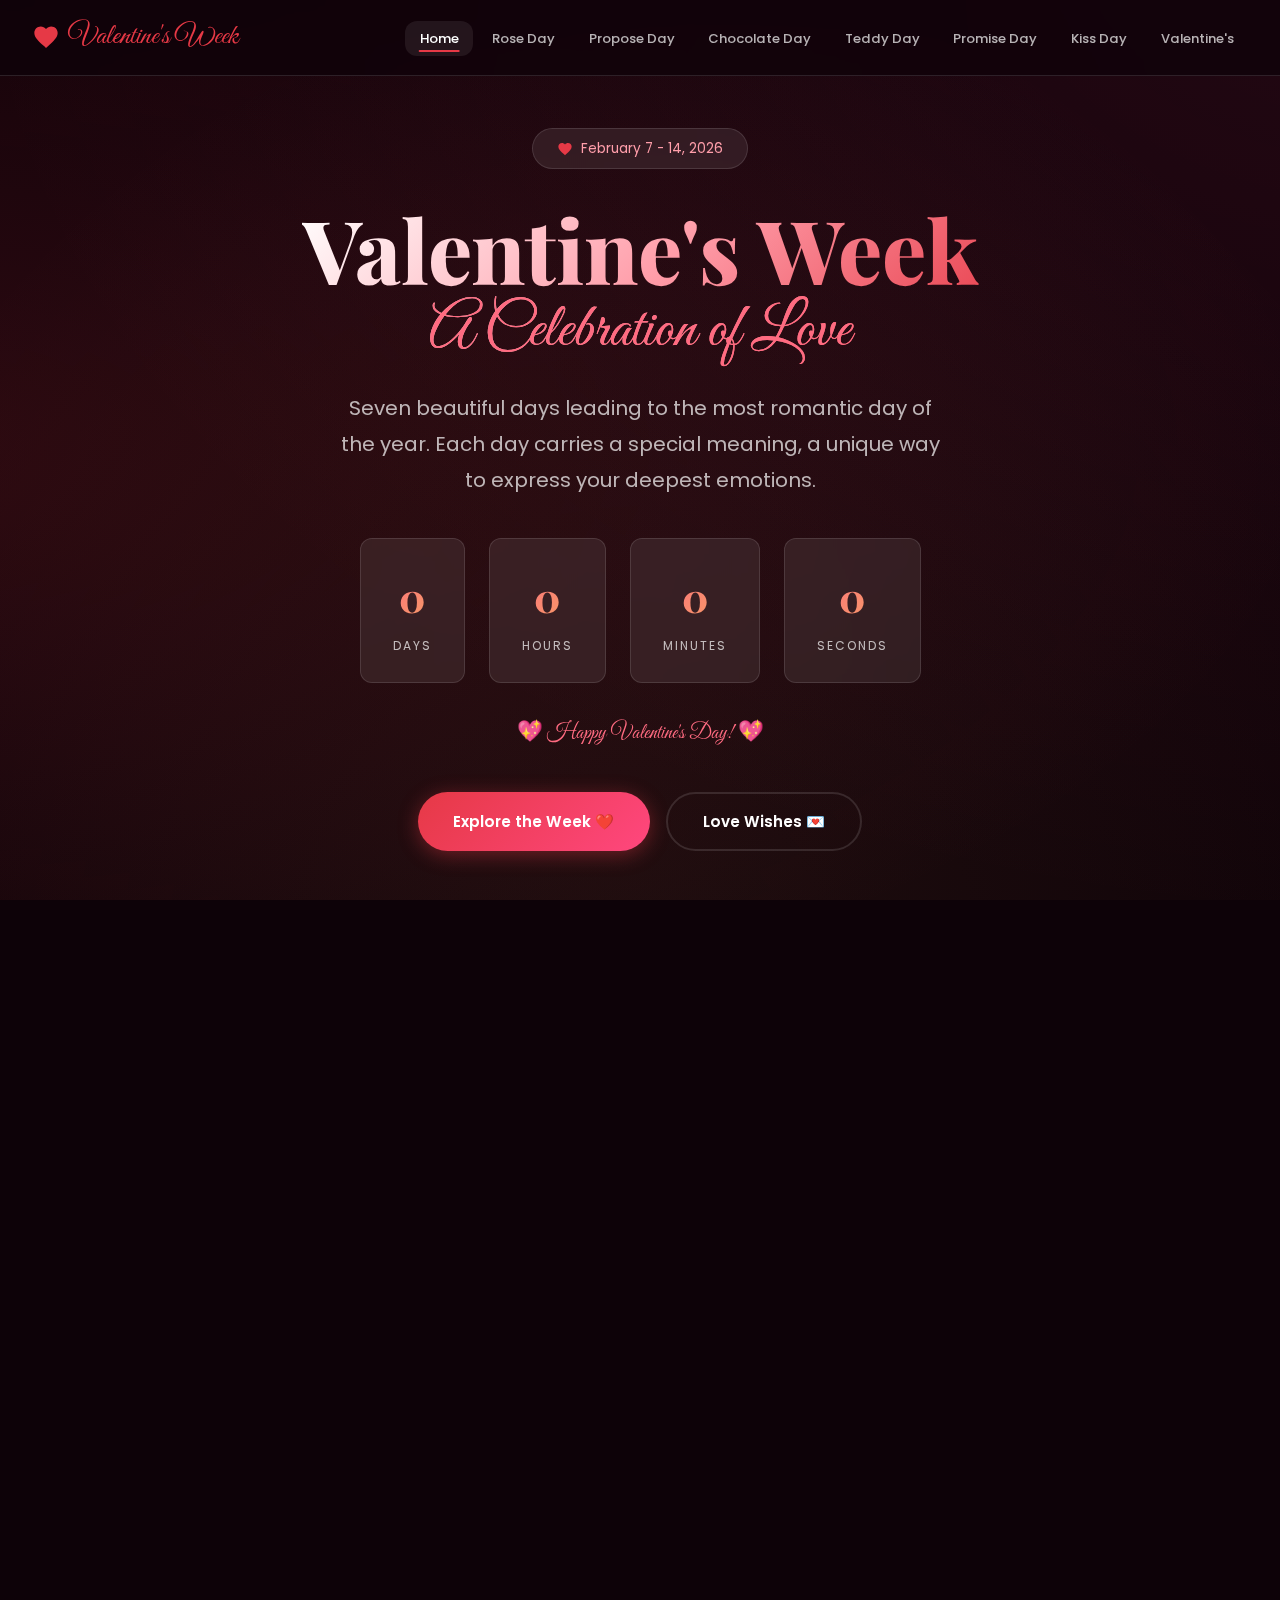
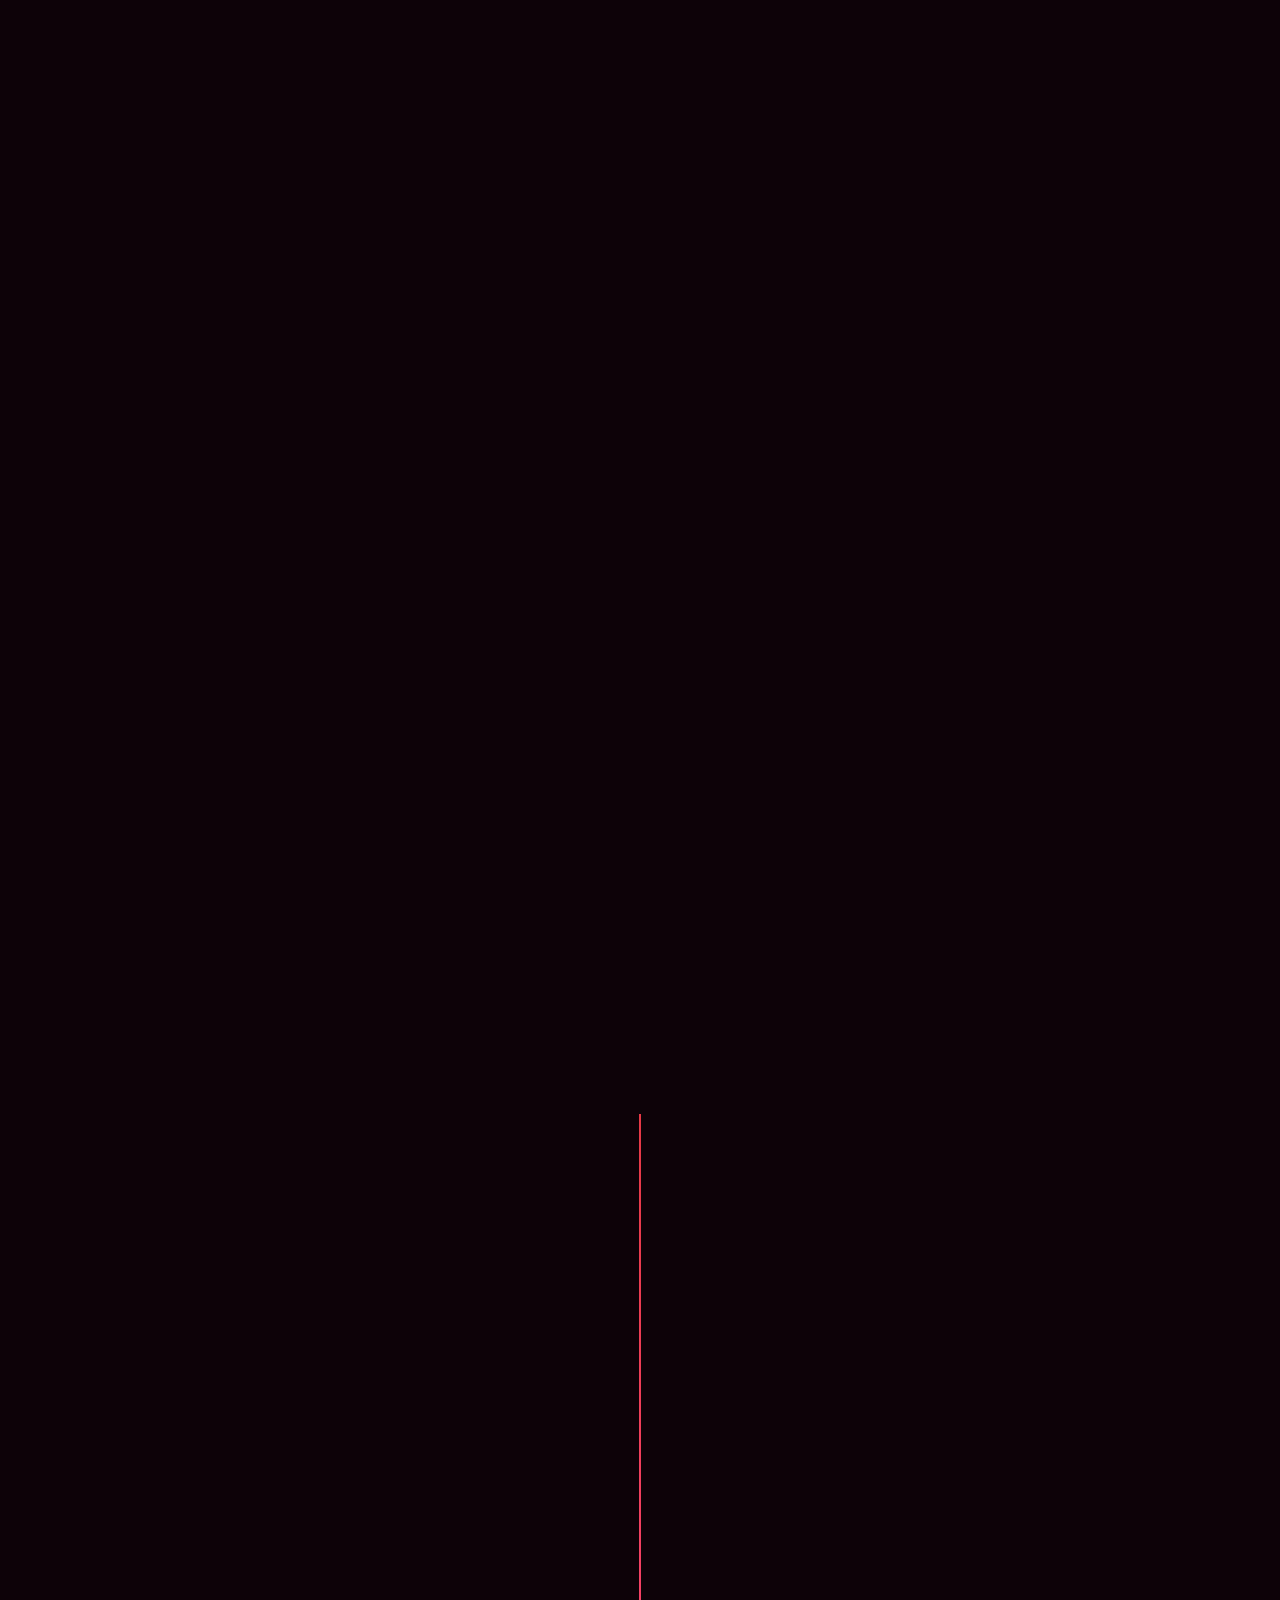
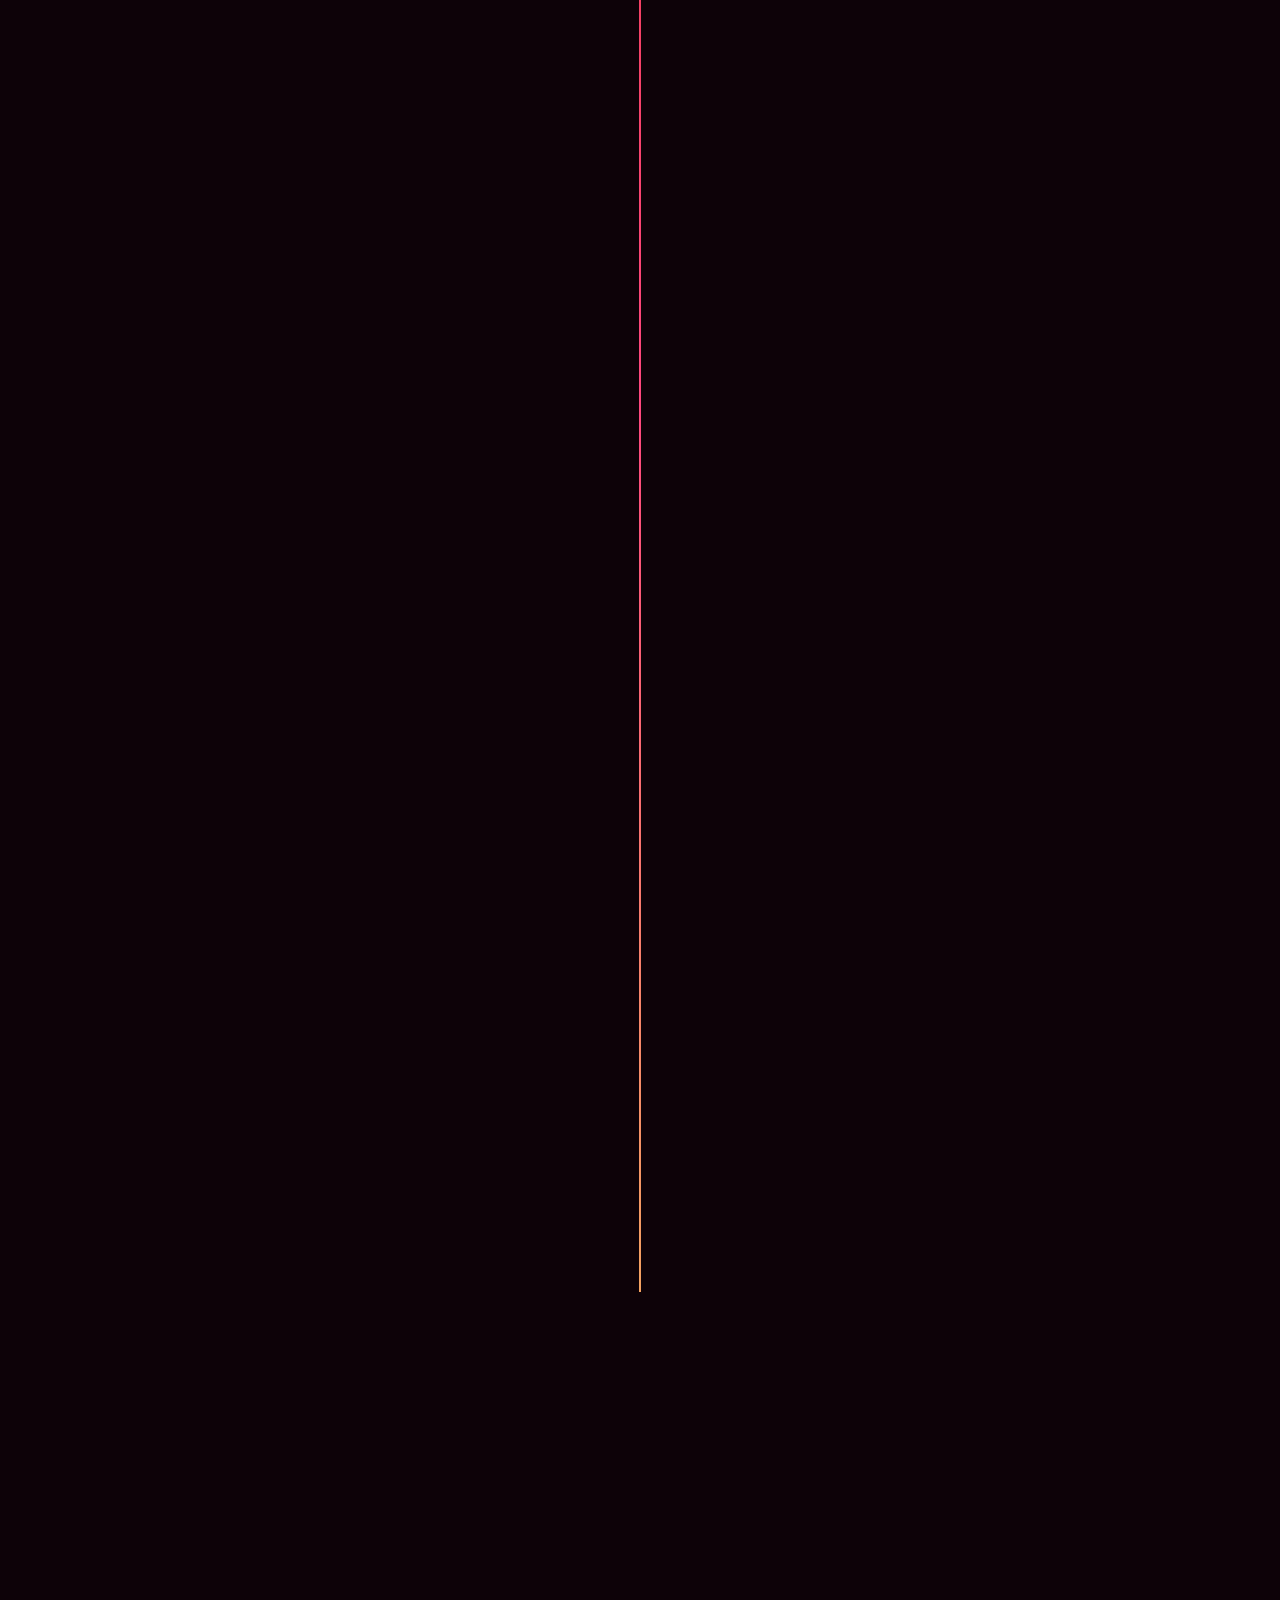
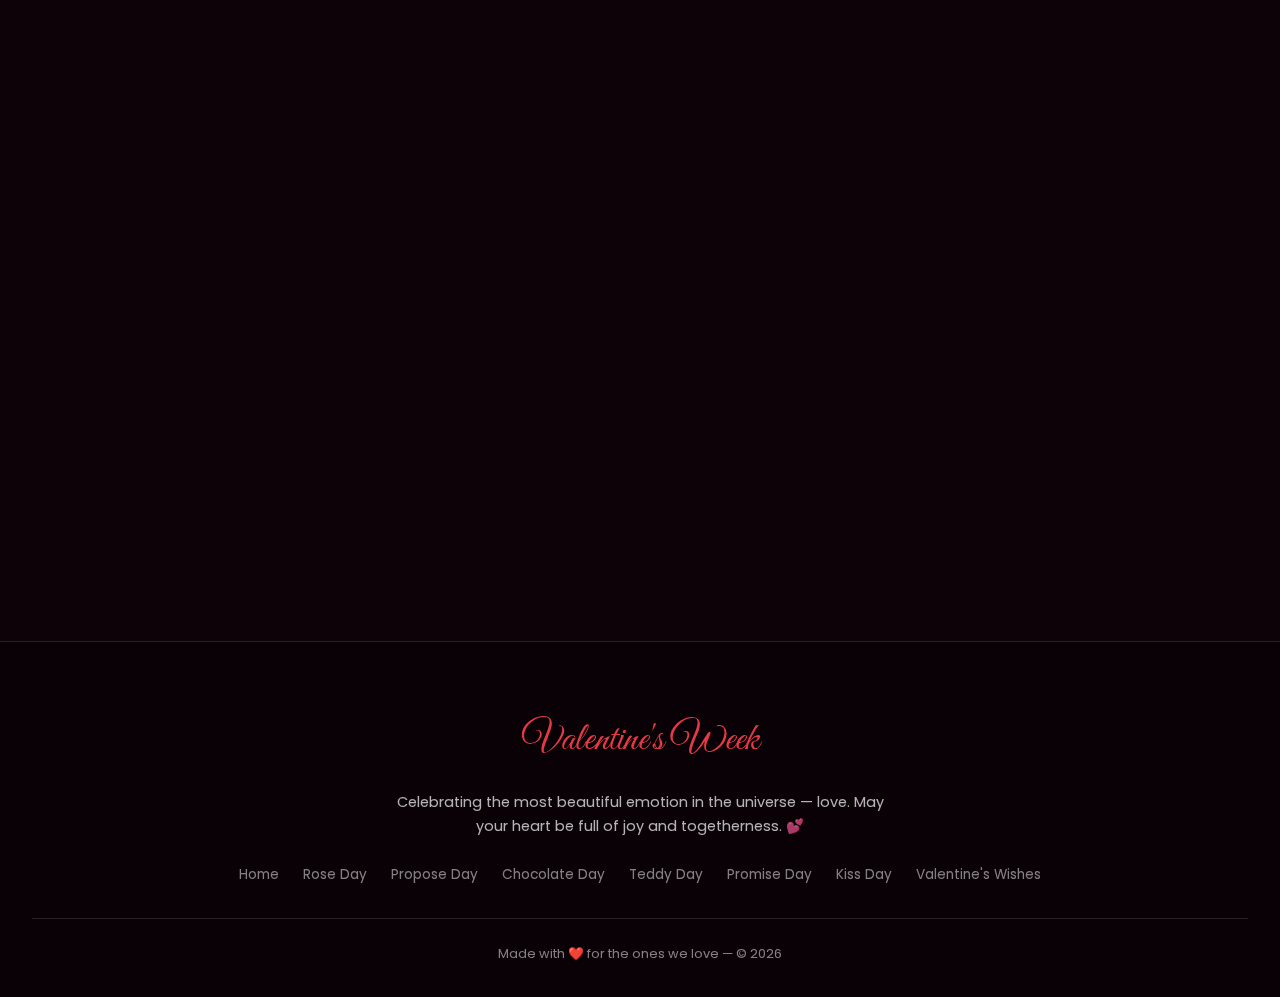
<file: index.html>
<!DOCTYPE html>
<html lang="en">
<head>
  <meta charset="UTF-8">
  <meta name="viewport" content="width=device-width, initial-scale=1.0">
  <meta name="description" content="Celebrate Valentine's Week with love, romance, and beautiful memories. Explore Rose Day, Propose Day, Chocolate Day, and more!">
  <title>💖 Valentine's Week - Celebrate Love</title>
  <link rel="stylesheet" href="styles.css">
  <link rel="icon" href="data:image/svg+xml,<svg xmlns='http://www.w3.org/2000/svg' viewBox='0 0 100 100'><text y='.9em' font-size='90'>💖</text></svg>">
</head>
<body class="page-transition">

  <!-- Animated Background -->
  <div class="bg-animated"></div>
  <div class="hearts-container"></div>

  <!-- Navigation -->
  <nav class="navbar" id="navbar">
    <div class="nav-inner">
      <a href="index.html" class="nav-logo">
        <svg viewBox="0 0 24 24"><path d="M12 21.35l-1.45-1.32C5.4 15.36 2 12.28 2 8.5 2 5.42 4.42 3 7.5 3c1.74 0 3.41.81 4.5 2.09C13.09 3.81 14.76 3 16.5 3 19.58 3 22 5.42 22 8.5c0 3.78-3.4 6.86-8.55 11.54L12 21.35z"/></svg>
        Valentine's Week
      </a>
      <div class="mobile-toggle" id="mobileToggle">
        <span></span><span></span><span></span>
      </div>
      <ul class="nav-links" id="navLinks">
        <li><a href="index.html" class="active">Home</a></li>
        <li><a href="rose-day.html">Rose Day</a></li>
        <li><a href="propose-day.html">Propose Day</a></li>
        <li><a href="chocolate-day.html">Chocolate Day</a></li>
        <li><a href="teddy-day.html">Teddy Day</a></li>
        <li><a href="promise-day.html">Promise Day</a></li>
        <li><a href="kiss-day.html">Kiss Day</a></li>
        <li><a href="valentines-wishes.html">Valentine's</a></li>
      </ul>
    </div>
  </nav>

  <!-- Hero Section -->
  <section class="hero" id="hero">
    <div class="hero-content">
      <div class="hero-badge">
        <svg viewBox="0 0 24 24"><path d="M12 21.35l-1.45-1.32C5.4 15.36 2 12.28 2 8.5 2 5.42 4.42 3 7.5 3c1.74 0 3.41.81 4.5 2.09C13.09 3.81 14.76 3 16.5 3 19.58 3 22 5.42 22 8.5c0 3.78-3.4 6.86-8.55 11.54L12 21.35z"/></svg>
        February 7 - 14, 2026
      </div>

      <h1>
        Valentine's Week
        <span class="script">A Celebration of Love</span>
      </h1>

      <p>Seven beautiful days leading to the most romantic day of the year. Each day carries a special meaning, a unique way to express your deepest emotions.</p>

      <!-- Countdown -->
      <div class="countdown" id="countdown">
        <div class="countdown-item">
          <span class="number" id="cd-days">0</span>
          <span class="label">Days</span>
        </div>
        <div class="countdown-item">
          <span class="number" id="cd-hours">0</span>
          <span class="label">Hours</span>
        </div>
        <div class="countdown-item">
          <span class="number" id="cd-minutes">0</span>
          <span class="label">Minutes</span>
        </div>
        <div class="countdown-item">
          <span class="number" id="cd-seconds">0</span>
          <span class="label">Seconds</span>
        </div>
      </div>
      <p id="countdown-msg" style="font-family:'Great Vibes',cursive; font-size:1.3rem; color:var(--primary-light); margin-top:0.5rem;">Until Valentine's Day 💕</p>

      <div class="btn-group" style="margin-top:1.5rem;">
        <a href="#explore" class="btn btn-primary">Explore the Week ❤️</a>
        <a href="valentines-wishes.html" class="btn btn-outline">Love Wishes 💌</a>
      </div>
    </div>
  </section>

  <!-- Valentine's Week Days -->
  <section class="section" id="explore">
    <div class="section-header animate-on-scroll">
      <p class="label">💖 The Week of Love</p>
      <h2>Seven Days of Romance</h2>
      <p>Each day in Valentine's Week has its own story, its own magic. Explore them all and make every moment count.</p>
    </div>

    <div class="day-cards">
      <a href="rose-day.html" class="day-card rose animate-on-scroll">
        <span class="day-emoji">🌹</span>
        <h3 class="day-name">Rose Day</h3>
        <span class="day-date">February 7</span>
        <p class="day-desc">Express your feelings with the timeless beauty of roses</p>
      </a>

      <a href="propose-day.html" class="day-card propose animate-on-scroll">
        <span class="day-emoji">💍</span>
        <h3 class="day-name">Propose Day</h3>
        <span class="day-date">February 8</span>
        <p class="day-desc">Take the leap of faith and confess your love</p>
      </a>

      <a href="chocolate-day.html" class="day-card chocolate animate-on-scroll">
        <span class="day-emoji">🍫</span>
        <h3 class="day-name">Chocolate Day</h3>
        <span class="day-date">February 9</span>
        <p class="day-desc">Share the sweetness of love with delicious chocolates</p>
      </a>

      <a href="teddy-day.html" class="day-card teddy animate-on-scroll">
        <span class="day-emoji">🧸</span>
        <h3 class="day-name">Teddy Day</h3>
        <span class="day-date">February 10</span>
        <p class="day-desc">Gift a cuddly teddy bear to show your warmth</p>
      </a>

      <a href="promise-day.html" class="day-card promise animate-on-scroll">
        <span class="day-emoji">🤝</span>
        <h3 class="day-name">Promise Day</h3>
        <span class="day-date">February 11</span>
        <p class="day-desc">Make heartfelt promises to strengthen your bond</p>
      </a>

      <a href="kiss-day.html" class="day-card kiss animate-on-scroll">
        <span class="day-emoji">💋</span>
        <h3 class="day-name">Kiss Day</h3>
        <span class="day-date">February 13</span>
        <p class="day-desc">Seal your love with the most tender gesture</p>
      </a>
    </div>
  </section>

  <!-- Quote Section -->
  <section class="quote-section animate-on-scroll">
    <p class="quote-text">"Being deeply loved by someone gives you strength, while loving someone deeply gives you courage."</p>
    <span class="quote-author">— Lao Tzu</span>
  </section>

  <!-- Valentine's Week Timeline -->
  <section class="section">
    <div class="section-header animate-on-scroll">
      <p class="label">📅 Journey of Love</p>
      <h2>Valentine's Week Timeline</h2>
      <p>Follow the beautiful journey from Rose Day to Valentine's Day</p>
    </div>

    <div class="timeline">
      <div class="timeline-item animate-on-scroll">
        <div class="timeline-dot"></div>
        <div class="timeline-content">
          <h4>🌹 Rose Day</h4>
          <span class="date">February 7</span>
          <p>The week begins with roses. Red roses symbolize deep love, yellow for friendship, and pink for admiration.</p>
        </div>
      </div>

      <div class="timeline-item animate-on-scroll">
        <div class="timeline-dot"></div>
        <div class="timeline-content">
          <h4>💍 Propose Day</h4>
          <span class="date">February 8</span>
          <p>The perfect day to pour your heart out and express your feelings to the one you love.</p>
        </div>
      </div>

      <div class="timeline-item animate-on-scroll">
        <div class="timeline-dot"></div>
        <div class="timeline-content">
          <h4>🍫 Chocolate Day</h4>
          <span class="date">February 9</span>
          <p>Sweeten the romance with chocolates — because love is as sweet as cocoa.</p>
        </div>
      </div>

      <div class="timeline-item animate-on-scroll">
        <div class="timeline-dot"></div>
        <div class="timeline-content">
          <h4>🧸 Teddy Day</h4>
          <span class="date">February 10</span>
          <p>Gift a soft, cuddly teddy bear that reminds your loved one of your warm embrace.</p>
        </div>
      </div>

      <div class="timeline-item animate-on-scroll">
        <div class="timeline-dot"></div>
        <div class="timeline-content">
          <h4>🤝 Promise Day</h4>
          <span class="date">February 11</span>
          <p>Make sincere promises that strengthen your relationship and build lasting trust.</p>
        </div>
      </div>

      <div class="timeline-item animate-on-scroll">
        <div class="timeline-dot"></div>
        <div class="timeline-content">
          <h4>🤗 Hug Day</h4>
          <span class="date">February 12</span>
          <p>Embrace your partner in a warm hug and feel the comfort of being close.</p>
        </div>
      </div>

      <div class="timeline-item animate-on-scroll">
        <div class="timeline-dot"></div>
        <div class="timeline-content">
          <h4>💋 Kiss Day</h4>
          <span class="date">February 13</span>
          <p>Seal your love with a tender kiss that speaks volumes without words.</p>
        </div>
      </div>

      <div class="timeline-item animate-on-scroll">
        <div class="timeline-dot"></div>
        <div class="timeline-content">
          <h4>💖 Valentine's Day</h4>
          <span class="date">February 14</span>
          <p>The grand celebration of love — make it unforgettable with your soulmate!</p>
        </div>
      </div>
    </div>
  </section>

  <!-- Love Stats -->
  <section class="section">
    <div class="section-header animate-on-scroll">
      <p class="label">📊 Love in Numbers</p>
      <h2>Did You Know?</h2>
    </div>
    <div class="stats animate-on-scroll">
      <div class="stat-item">
        <div class="stat-number">150M+</div>
        <div class="stat-label">Cards Exchanged</div>
      </div>
      <div class="stat-item">
        <div class="stat-number">250M</div>
        <div class="stat-label">Roses Produced</div>
      </div>
      <div class="stat-item">
        <div class="stat-number">58M</div>
        <div class="stat-label">Pounds of Chocolate</div>
      </div>
      <div class="stat-item">
        <div class="stat-number">$27.4B</div>
        <div class="stat-label">Spent on Love</div>
      </div>
    </div>
  </section>

  <!-- Another Quote -->
  <section class="quote-section animate-on-scroll">
    <p class="quote-text">"The best thing to hold onto in life is each other."</p>
    <span class="quote-author">— Audrey Hepburn</span>
  </section>

  <!-- Footer -->
  <footer class="footer">
    <div class="footer-content">
      <div class="footer-logo">Valentine's Week</div>
      <p>Celebrating the most beautiful emotion in the universe — love. May your heart be full of joy and togetherness. 💕</p>
      <div class="footer-links">
        <a href="index.html">Home</a>
        <a href="rose-day.html">Rose Day</a>
        <a href="propose-day.html">Propose Day</a>
        <a href="chocolate-day.html">Chocolate Day</a>
        <a href="teddy-day.html">Teddy Day</a>
        <a href="promise-day.html">Promise Day</a>
        <a href="kiss-day.html">Kiss Day</a>
        <a href="valentines-wishes.html">Valentine's Wishes</a>
      </div>
      <div class="footer-bottom">
        Made with <span>❤️</span> for the ones we love — © 2026
      </div>
    </div>
  </footer>

  <script src="script.js"></script>
</body>
</html>
</file>
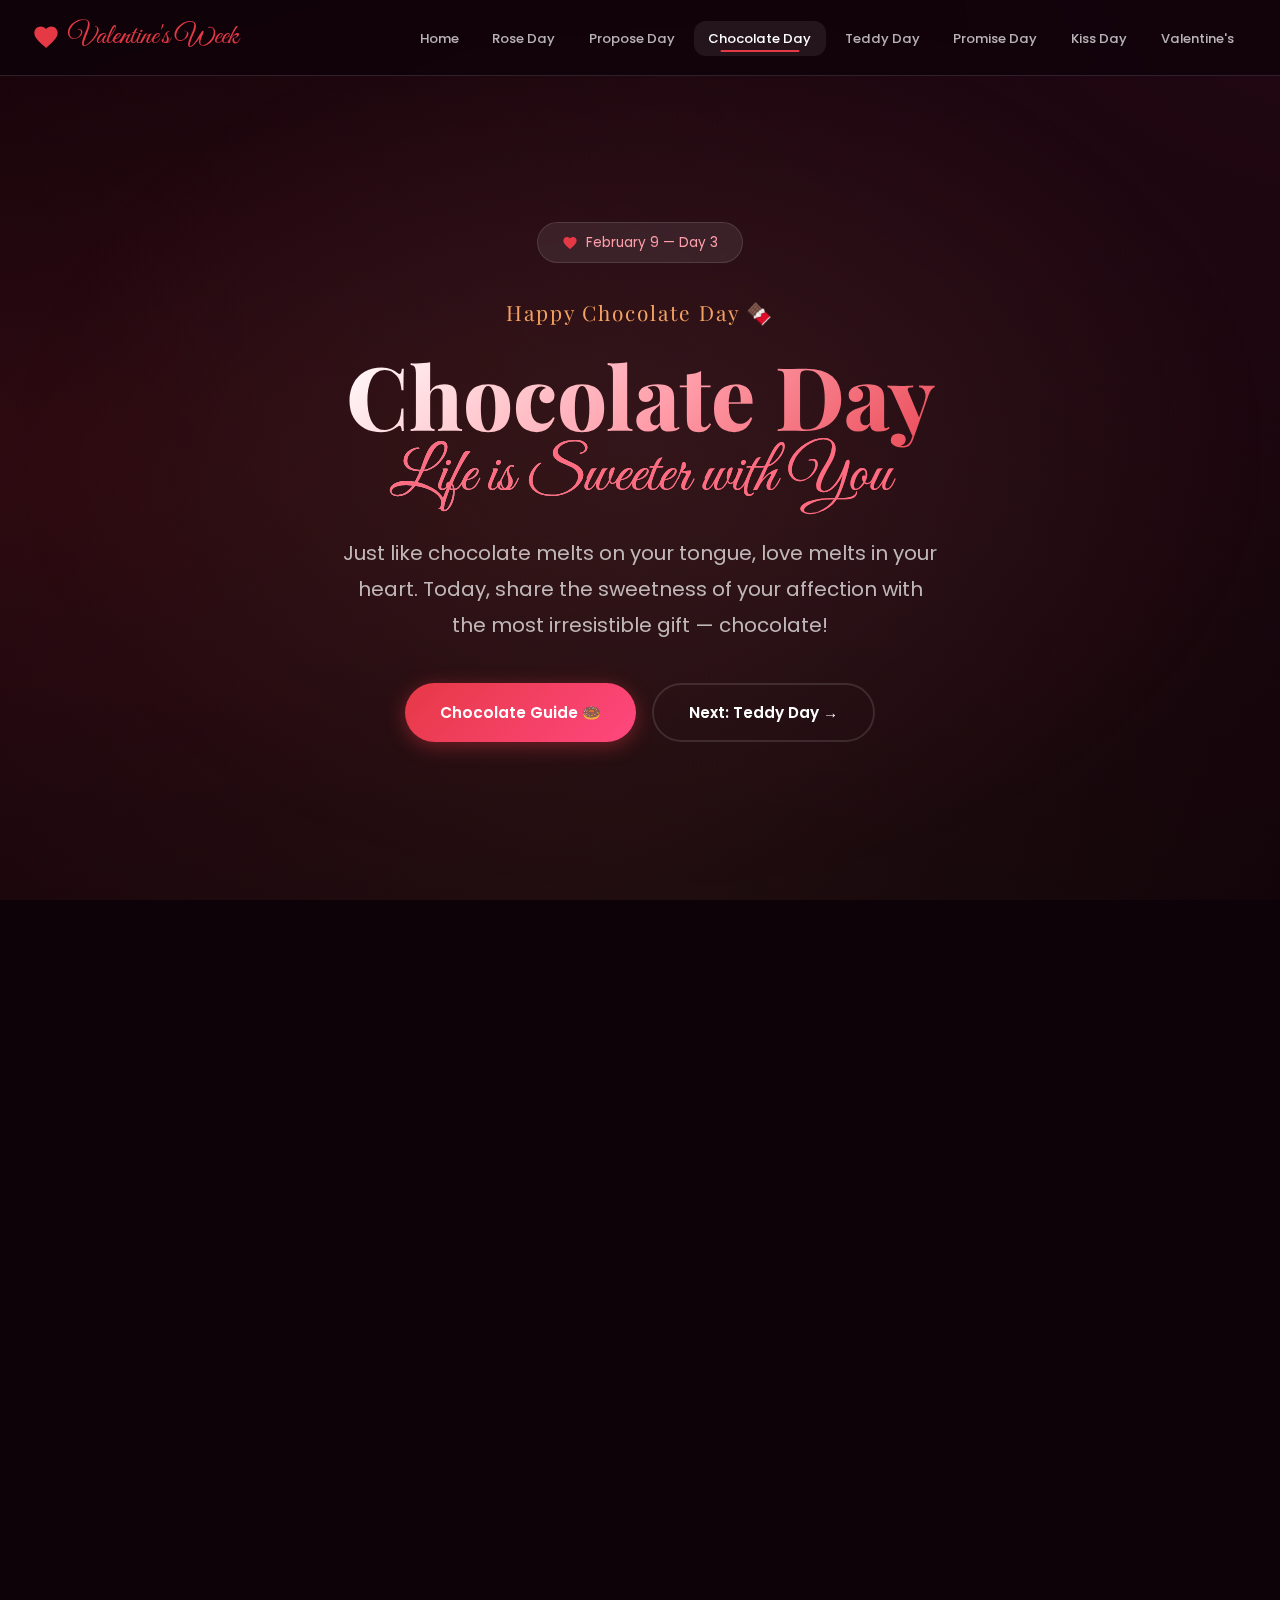
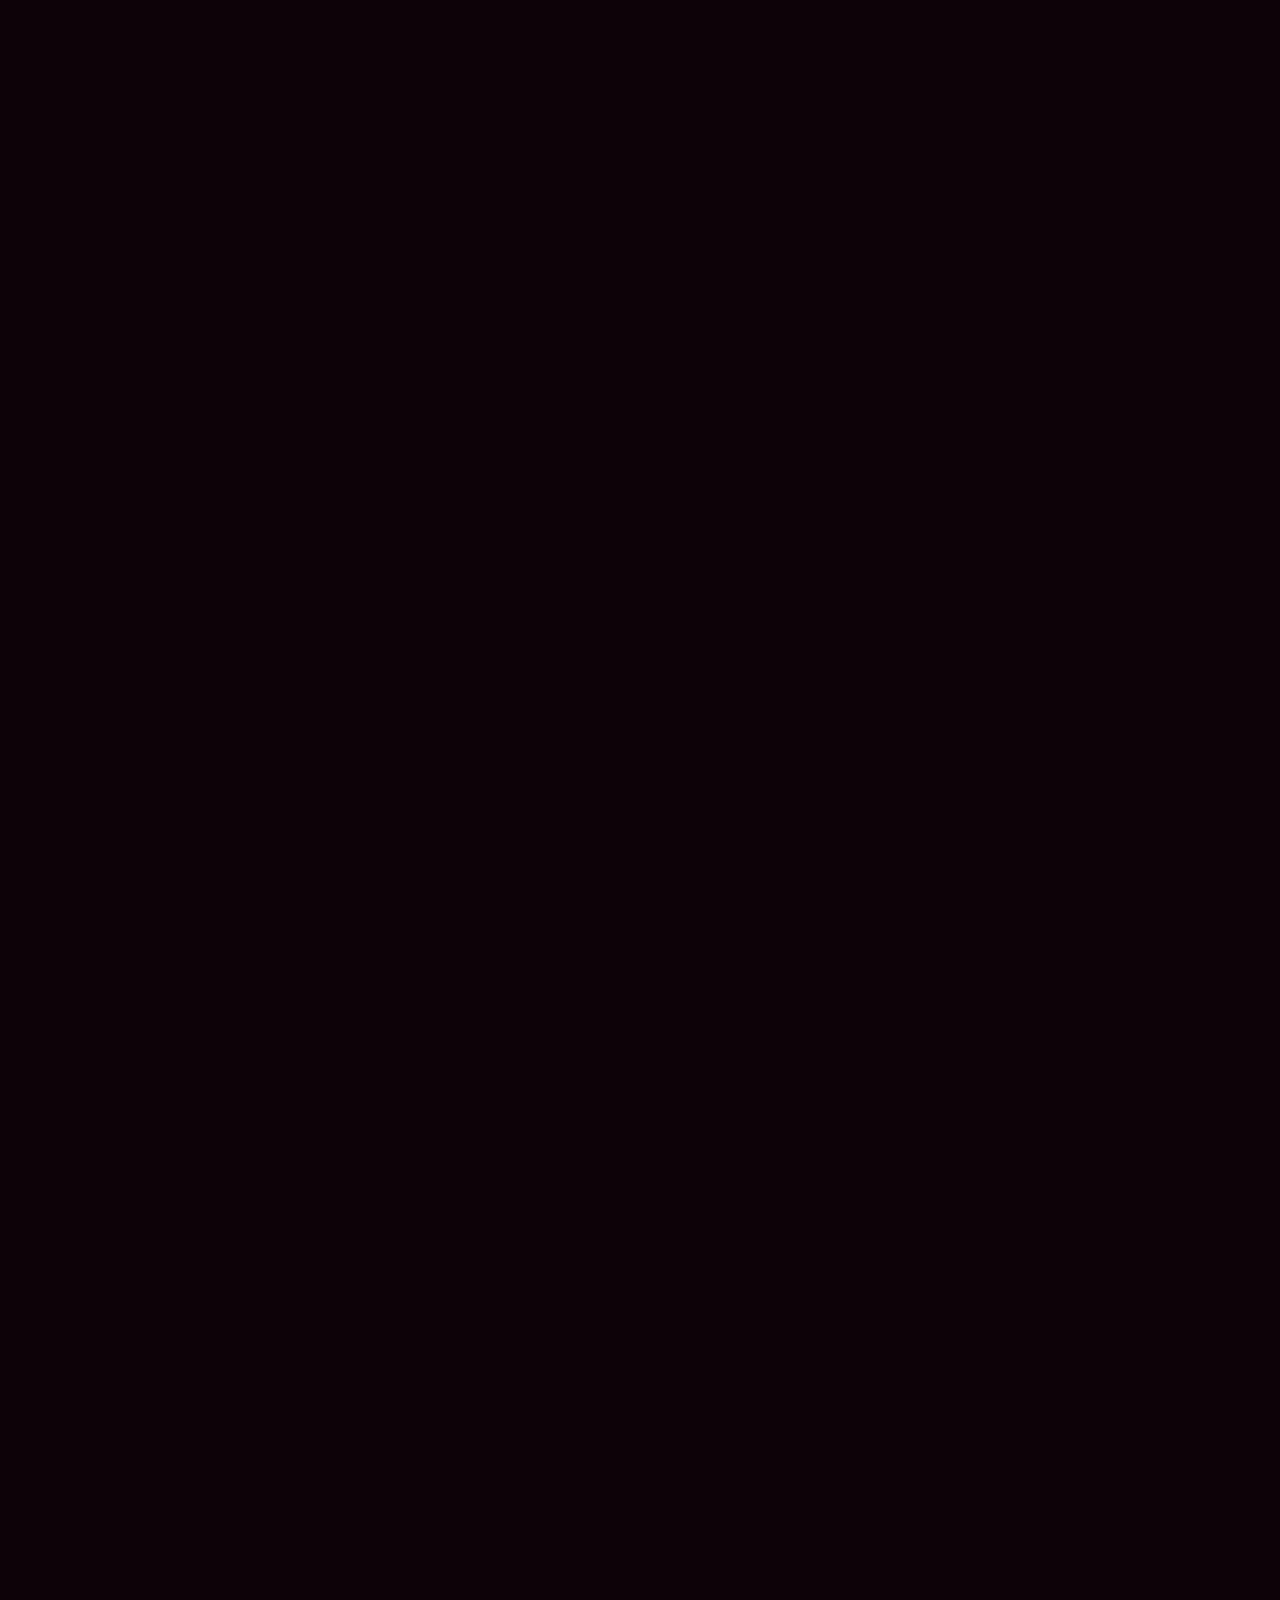
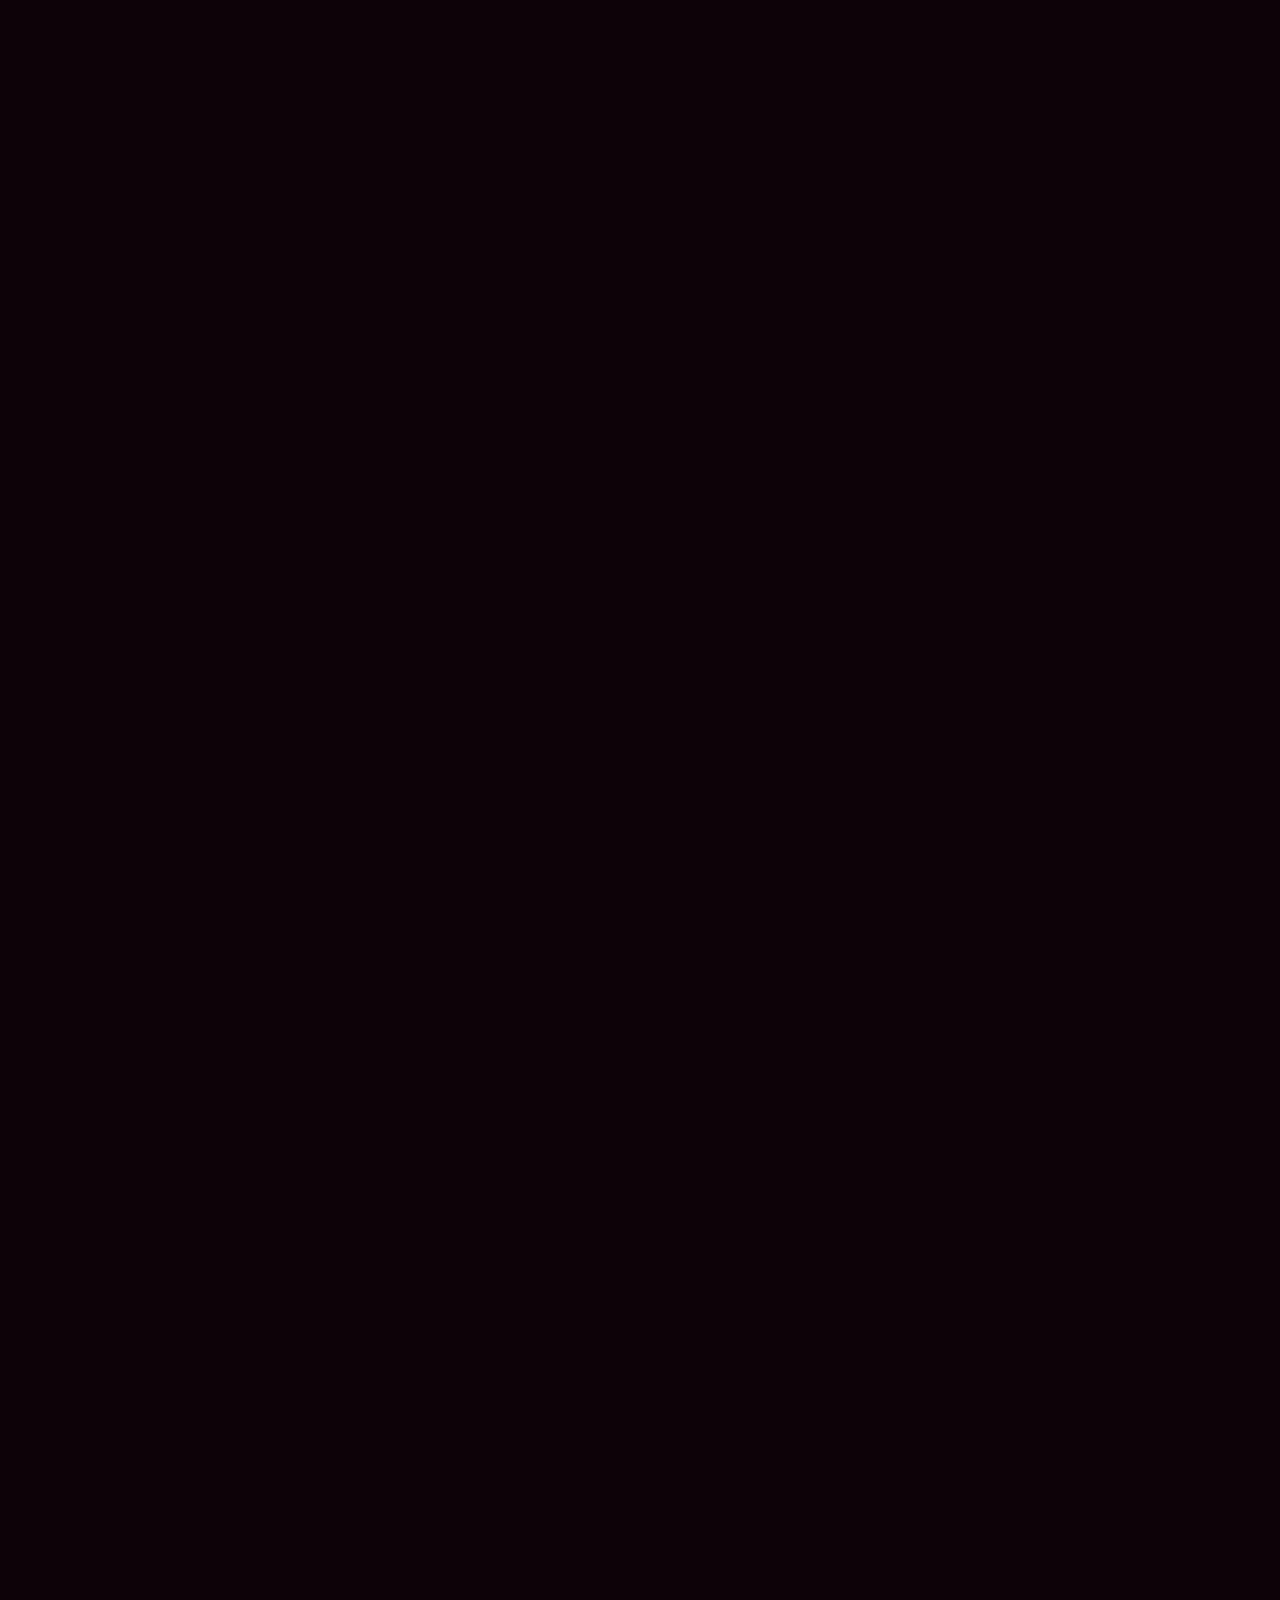
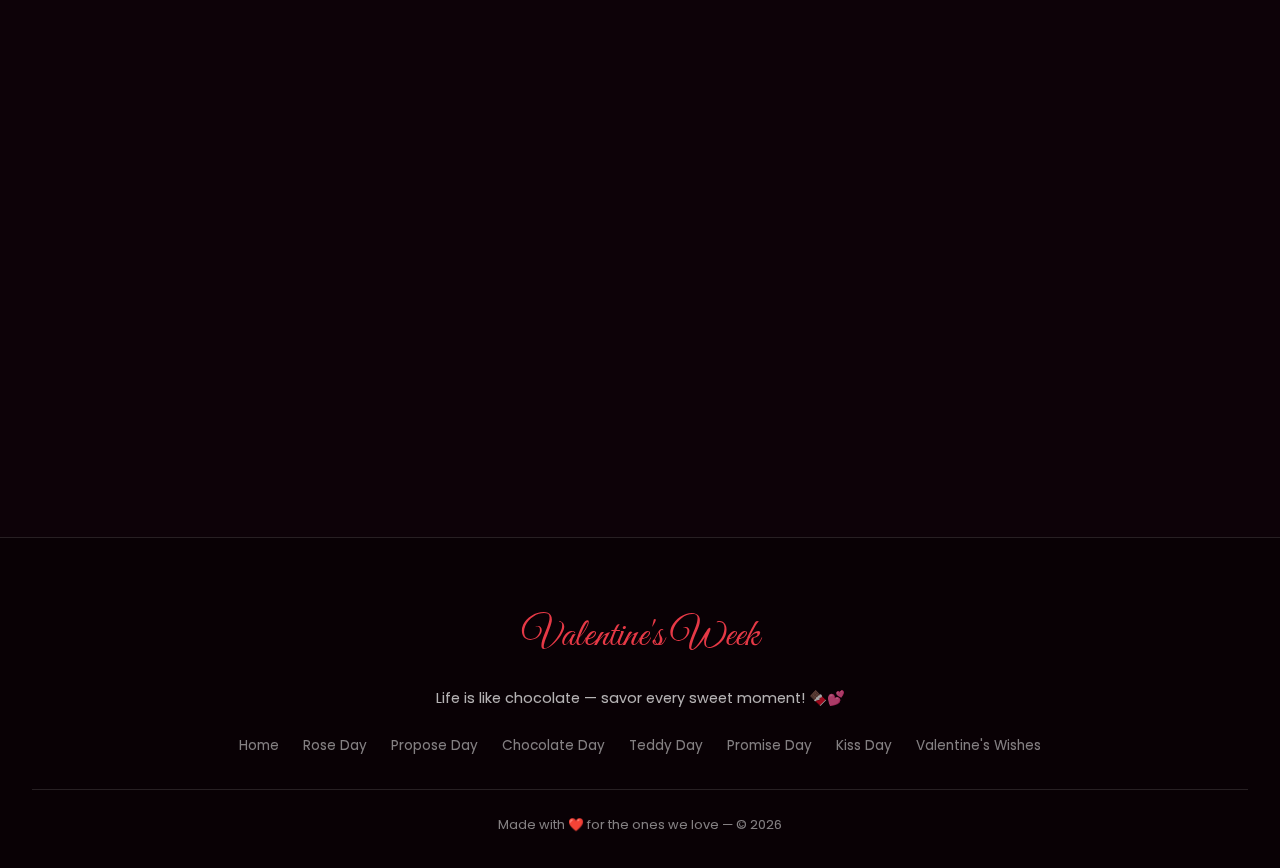
<file: chocolate-day.html>
<!DOCTYPE html>
<html lang="en">

<head>
    <meta charset="UTF-8">
    <meta name="viewport" content="width=device-width, initial-scale=1.0">
    <meta name="description"
        content="Chocolate Day - February 9. Sweeten your love with delicious chocolates. Discover chocolate gifting ideas and fun facts.">
    <title>🍫 Chocolate Day - Valentine's Week</title>
    <link rel="stylesheet" href="styles.css">
    <link rel="icon"
        href="data:image/svg+xml,<svg xmlns='http://www.w3.org/2000/svg' viewBox='0 0 100 100'><text y='.9em' font-size='90'>🍫</text></svg>">
</head>

<body class="page-chocolate page-transition">

    <div class="bg-animated"></div>
    <div class="hearts-container"></div>

    <nav class="navbar" id="navbar">
        <div class="nav-inner">
            <a href="index.html" class="nav-logo">
                <svg viewBox="0 0 24 24">
                    <path
                        d="M12 21.35l-1.45-1.32C5.4 15.36 2 12.28 2 8.5 2 5.42 4.42 3 7.5 3c1.74 0 3.41.81 4.5 2.09C13.09 3.81 14.76 3 16.5 3 19.58 3 22 5.42 22 8.5c0 3.78-3.4 6.86-8.55 11.54L12 21.35z" />
                </svg>
                Valentine's Week
            </a>
            <div class="mobile-toggle" id="mobileToggle">
                <span></span><span></span><span></span>
            </div>
            <ul class="nav-links" id="navLinks">
                <li><a href="index.html">Home</a></li>
                <li><a href="rose-day.html">Rose Day</a></li>
                <li><a href="propose-day.html">Propose Day</a></li>
                <li><a href="chocolate-day.html" class="active">Chocolate Day</a></li>
                <li><a href="teddy-day.html">Teddy Day</a></li>
                <li><a href="promise-day.html">Promise Day</a></li>
                <li><a href="kiss-day.html">Kiss Day</a></li>
                <li><a href="valentines-wishes.html">Valentine's</a></li>
            </ul>
        </div>
    </nav>

    <!-- Hero -->
    <section class="hero">
        <div class="hero-content">
            <div class="hero-badge">
                <svg viewBox="0 0 24 24">
                    <path
                        d="M12 21.35l-1.45-1.32C5.4 15.36 2 12.28 2 8.5 2 5.42 4.42 3 7.5 3c1.74 0 3.41.81 4.5 2.09C13.09 3.81 14.76 3 16.5 3 19.58 3 22 5.42 22 8.5c0 3.78-3.4 6.86-8.55 11.54L12 21.35z" />
                </svg>
                February 9 — Day 3
            </div>
            <div class="hero-date">Happy Chocolate Day 🍫</div>
            <h1>
                Chocolate Day
                <span class="script">Life is Sweeter with You</span>
            </h1>
            <p>Just like chocolate melts on your tongue, love melts in your heart. Today, share the sweetness of your
                affection with the most irresistible gift — chocolate!</p>
            <div class="btn-group">
                <a href="#types" class="btn btn-primary">Chocolate Guide 🍩</a>
                <a href="teddy-day.html" class="btn btn-outline">Next: Teddy Day →</a>
            </div>
        </div>
    </section>

    <!-- Split Section -->
    <section class="section">
        <div class="split-section animate-on-scroll">
            <div class="text-side">
                <h2>Why Chocolate & Love?</h2>
                <p>Chocolate contains phenylethylamine (PEA), the same chemical your brain creates when you fall in
                    love! It triggers the release of endorphins and serotonin, creating feelings of happiness and
                    euphoria.</p>
                <p>From ancient Aztec love potions to modern-day Valentine's gifts, chocolate has been intertwined with
                    romance for centuries. It's not just a treat — it's a love potion that nature created for us.</p>
            </div>
            <div class="visual-side">🍫</div>
        </div>
    </section>

    <!-- Chocolate Types -->
    <section class="section" id="types">
        <div class="section-header animate-on-scroll">
            <p class="label">🍩 Sweet Selection</p>
            <h2>Types of Chocolates</h2>
            <p>Choose the perfect chocolate that matches your love story</p>
        </div>

        <div class="cards-grid">
            <div class="glass-card animate-on-scroll">
                <div class="card-icon">🤎</div>
                <h3>Dark Chocolate</h3>
                <p>Rich, bold, and intense — like a love that grows deeper with time. The bittersweet taste represents
                    the beautiful complexity of real romance. 70% cocoa and above is pure passion.</p>
            </div>

            <div class="glass-card animate-on-scroll">
                <div class="card-icon">🥛</div>
                <h3>Milk Chocolate</h3>
                <p>Smooth, creamy, and universally loved. Milk chocolate represents the comfort and warmth of a love
                    that feels like coming home — sweet and tender.</p>
            </div>

            <div class="glass-card animate-on-scroll">
                <div class="card-icon">🤍</div>
                <h3>White Chocolate</h3>
                <p>Delicate and sweet, white chocolate symbolizes the purity and innocence of new love. Its creamy
                    vanilla notes speak of fresh beginnings and gentle affection.</p>
            </div>

            <div class="glass-card animate-on-scroll">
                <div class="card-icon">🍓</div>
                <h3>Chocolate Truffles</h3>
                <p>Luxurious, handcrafted, and melt-in-your-mouth perfection. Truffles are the epitome of indulgence —
                    perfect for making your loved one feel truly special.</p>
            </div>

            <div class="glass-card animate-on-scroll">
                <div class="card-icon">🍪</div>
                <h3>Chocolate with Nuts</h3>
                <p>A delightful combination of crunchy and smooth. Like a relationship that has both exciting adventures
                    and peaceful moments — variety makes it beautiful.</p>
            </div>

            <div class="glass-card animate-on-scroll">
                <div class="card-icon">🧁</div>
                <h3>Hot Chocolate</h3>
                <p>Warm, cozy, and comforting. Sharing a cup of hot chocolate on a cold evening is one of love's
                    simplest yet most magical pleasures.</p>
            </div>
        </div>
    </section>

    <!-- Fun Facts -->
    <section class="section">
        <div class="section-header animate-on-scroll">
            <p class="label">🎯 Sweet Facts</p>
            <h2>Chocolate Fun Facts</h2>
        </div>

        <ul class="feature-list animate-on-scroll">
            <li>
                <span class="icon">🌍</span>
                <div><strong>5 Billion+ Sold</strong>Over 5 billion chocolate bars are sold worldwide every year. That's
                    a lot of love!</div>
            </li>
            <li>
                <span class="icon">🧠</span>
                <div><strong>Mood Booster</strong>Chocolate triggers the release of endorphins, the same chemicals your
                    body produces when you feel happy or in love.</div>
            </li>
            <li>
                <span class="icon">👑</span>
                <div><strong>Food of the Gods</strong>The scientific name for the cacao tree is "Theobroma cacao," which
                    literally means "food of the gods" in Greek.</div>
            </li>
            <li>
                <span class="icon">💝</span>
                <div><strong>Valentine's Tradition</strong>Richard Cadbury created the first heart-shaped box of
                    chocolates in 1861, forever linking chocolate with Valentine's Day.</div>
            </li>
            <li>
                <span class="icon">🏔️</span>
                <div><strong>Swiss Love</strong>Switzerland consumes the most chocolate per capita — about 22 pounds per
                    person per year!</div>
            </li>
        </ul>
    </section>

    <!-- Quote -->
    <section class="quote-section animate-on-scroll">
        <p class="quote-text">"All you need is love. But a little chocolate now and then doesn't hurt."</p>
        <span class="quote-author">— Charles M. Schulz</span>
    </section>

    <!-- Gift Ideas -->
    <section class="section">
        <div class="section-header animate-on-scroll">
            <p class="label">🎁 Gift Ideas</p>
            <h2>Chocolate Gift Ideas</h2>
        </div>

        <div class="wishes-grid">
            <div class="wish-card animate-on-scroll">
                <div class="wish-emoji">🎀</div>
                <h4>Luxury Box</h4>
                <p>A beautifully wrapped box of premium assorted chocolates — dark, milk, white, truffles — for the one
                    who deserves the finest things.</p>
            </div>

            <div class="wish-card animate-on-scroll">
                <div class="wish-emoji">👩‍🍳</div>
                <h4>Homemade Treats</h4>
                <p>Nothing says love like homemade chocolate cookies, brownies, or truffles. Add a handwritten note for
                    the perfect personal touch.</p>
            </div>

            <div class="wish-card animate-on-scroll">
                <div class="wish-emoji">🍰</div>
                <h4>Chocolate Cake</h4>
                <p>Surprise them with a dreamy chocolate cake — fudgy, layered, and decorated with love. Celebrate your
                    sweet bond with every slice.</p>
            </div>

            <div class="wish-card animate-on-scroll">
                <div class="wish-emoji">🫕</div>
                <h4>Chocolate Fondue</h4>
                <p>Set up a chocolate fondue station with fresh fruits, marshmallows, and cookies. It's interactive,
                    fun, and incredibly romantic.</p>
            </div>
        </div>
    </section>

    <!-- Navigation -->
    <section class="section" style="text-align:center;">
        <div class="animate-on-scroll">
            <p style="color:var(--text-muted); margin-bottom:1rem;">Continue the Journey of Love</p>
            <div class="btn-group">
                <a href="propose-day.html" class="btn btn-outline">← Propose Day</a>
                <a href="teddy-day.html" class="btn btn-primary">Next: Teddy Day 🧸</a>
            </div>
        </div>
    </section>

    <!-- Footer -->
    <footer class="footer">
        <div class="footer-content">
            <div class="footer-logo">Valentine's Week</div>
            <p>Life is like chocolate — savor every sweet moment! 🍫💕</p>
            <div class="footer-links">
                <a href="index.html">Home</a>
                <a href="rose-day.html">Rose Day</a>
                <a href="propose-day.html">Propose Day</a>
                <a href="chocolate-day.html">Chocolate Day</a>
                <a href="teddy-day.html">Teddy Day</a>
                <a href="promise-day.html">Promise Day</a>
                <a href="kiss-day.html">Kiss Day</a>
                <a href="valentines-wishes.html">Valentine's Wishes</a>
            </div>
            <div class="footer-bottom">
                Made with <span>❤️</span> for the ones we love — © 2026
            </div>
        </div>
    </footer>

    <script src="script.js"></script>
</body>

</html>
</file>
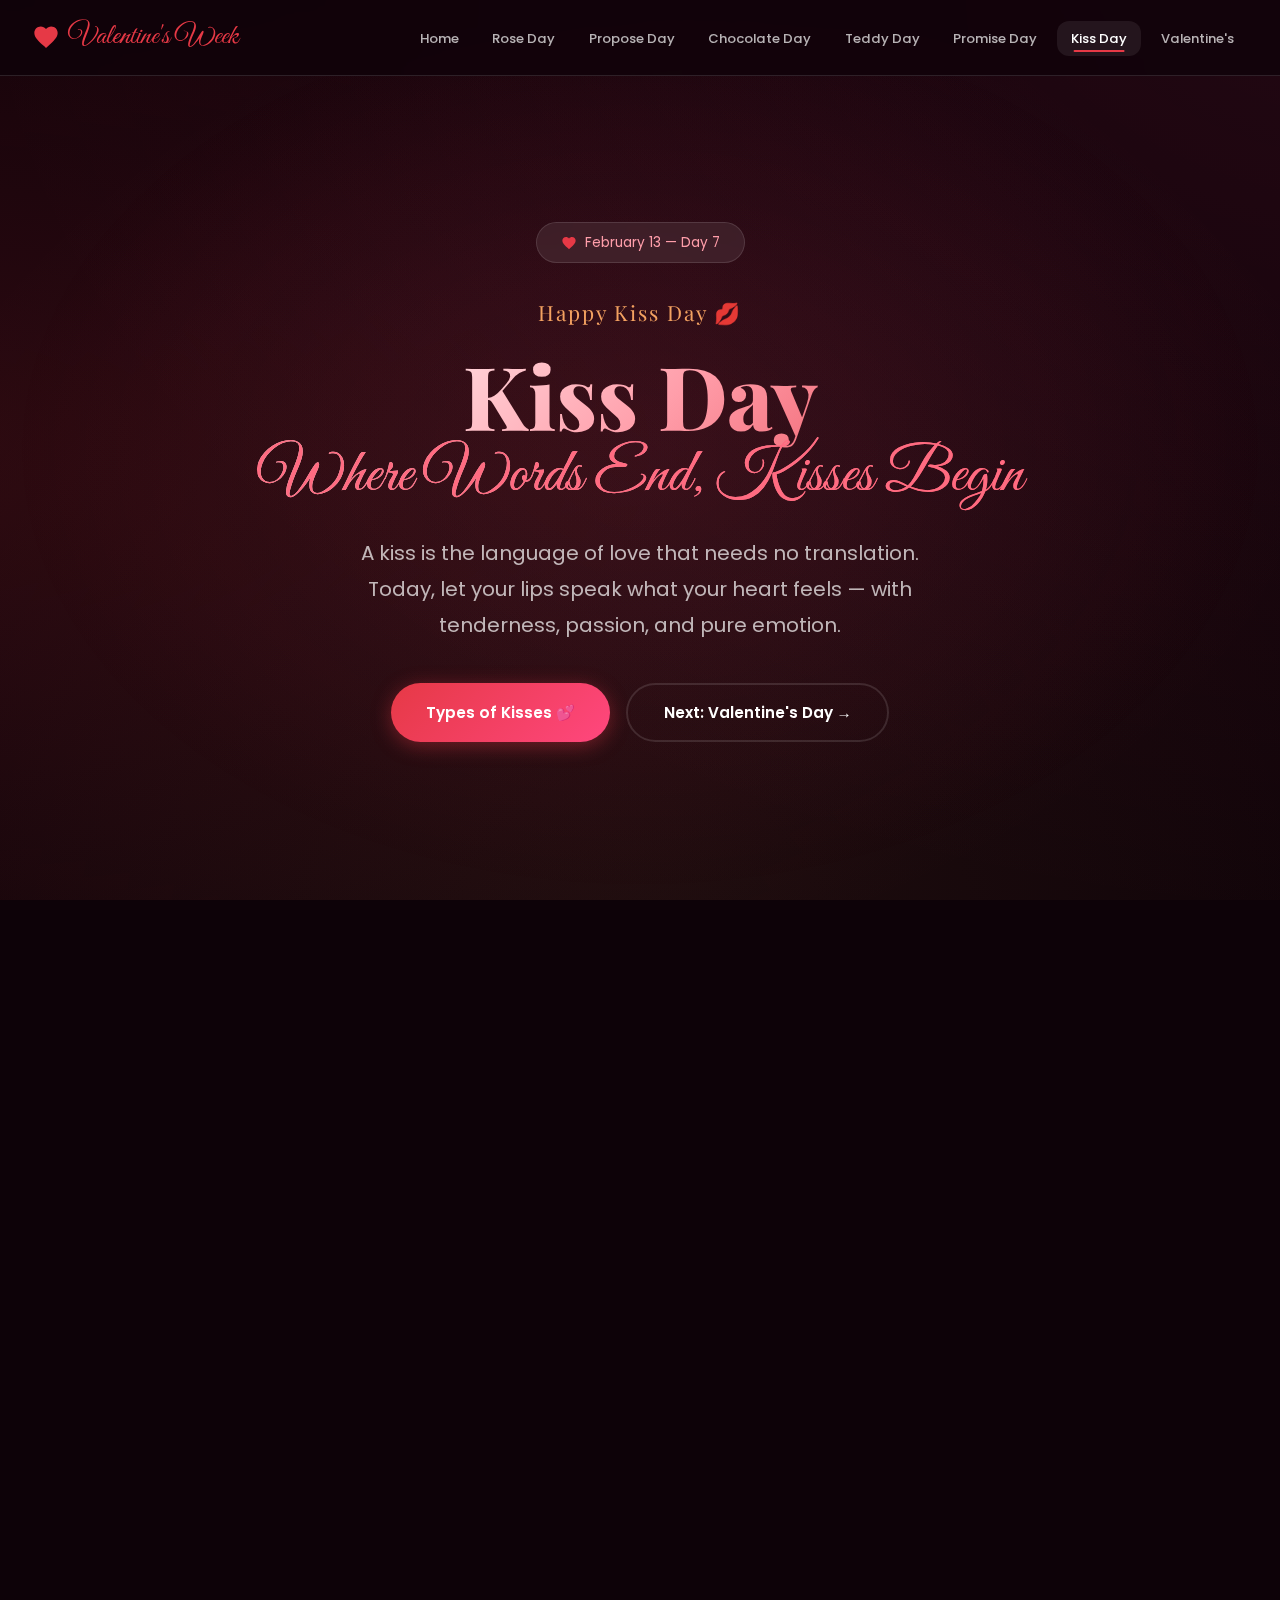
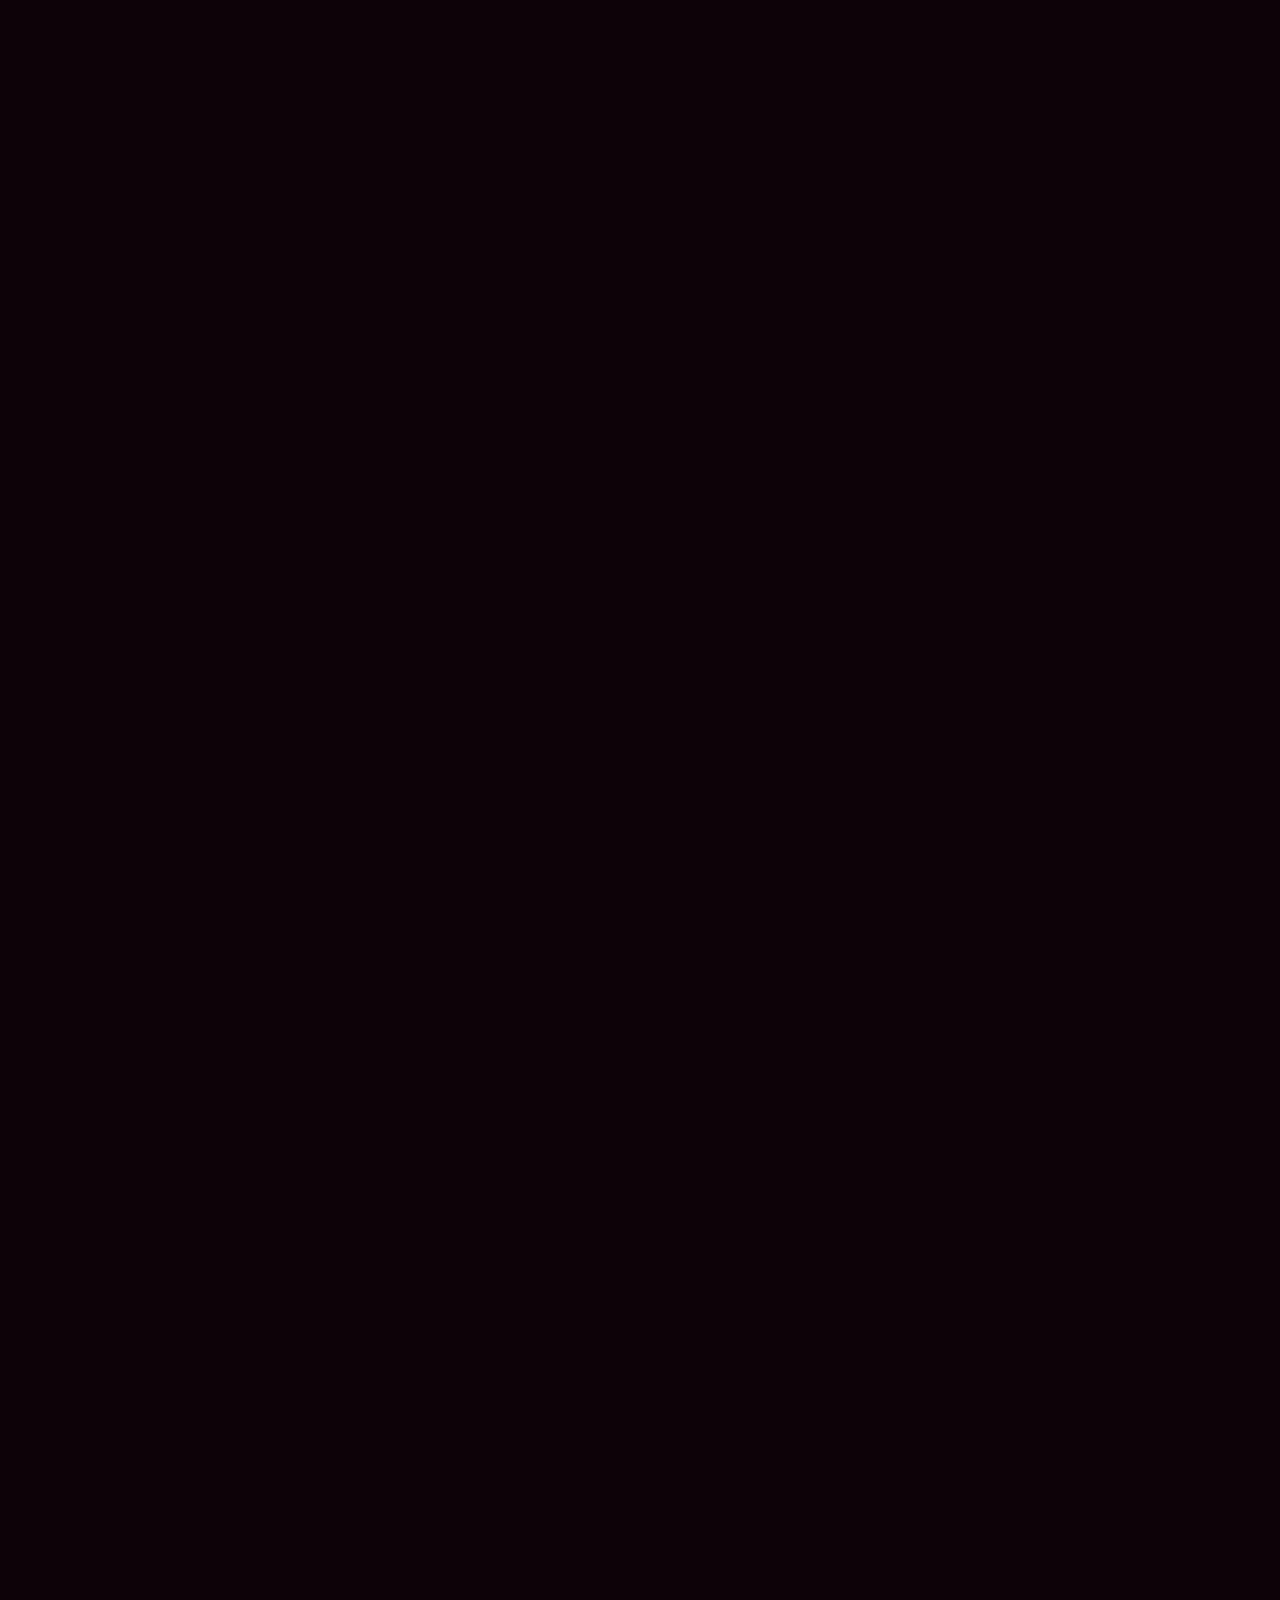
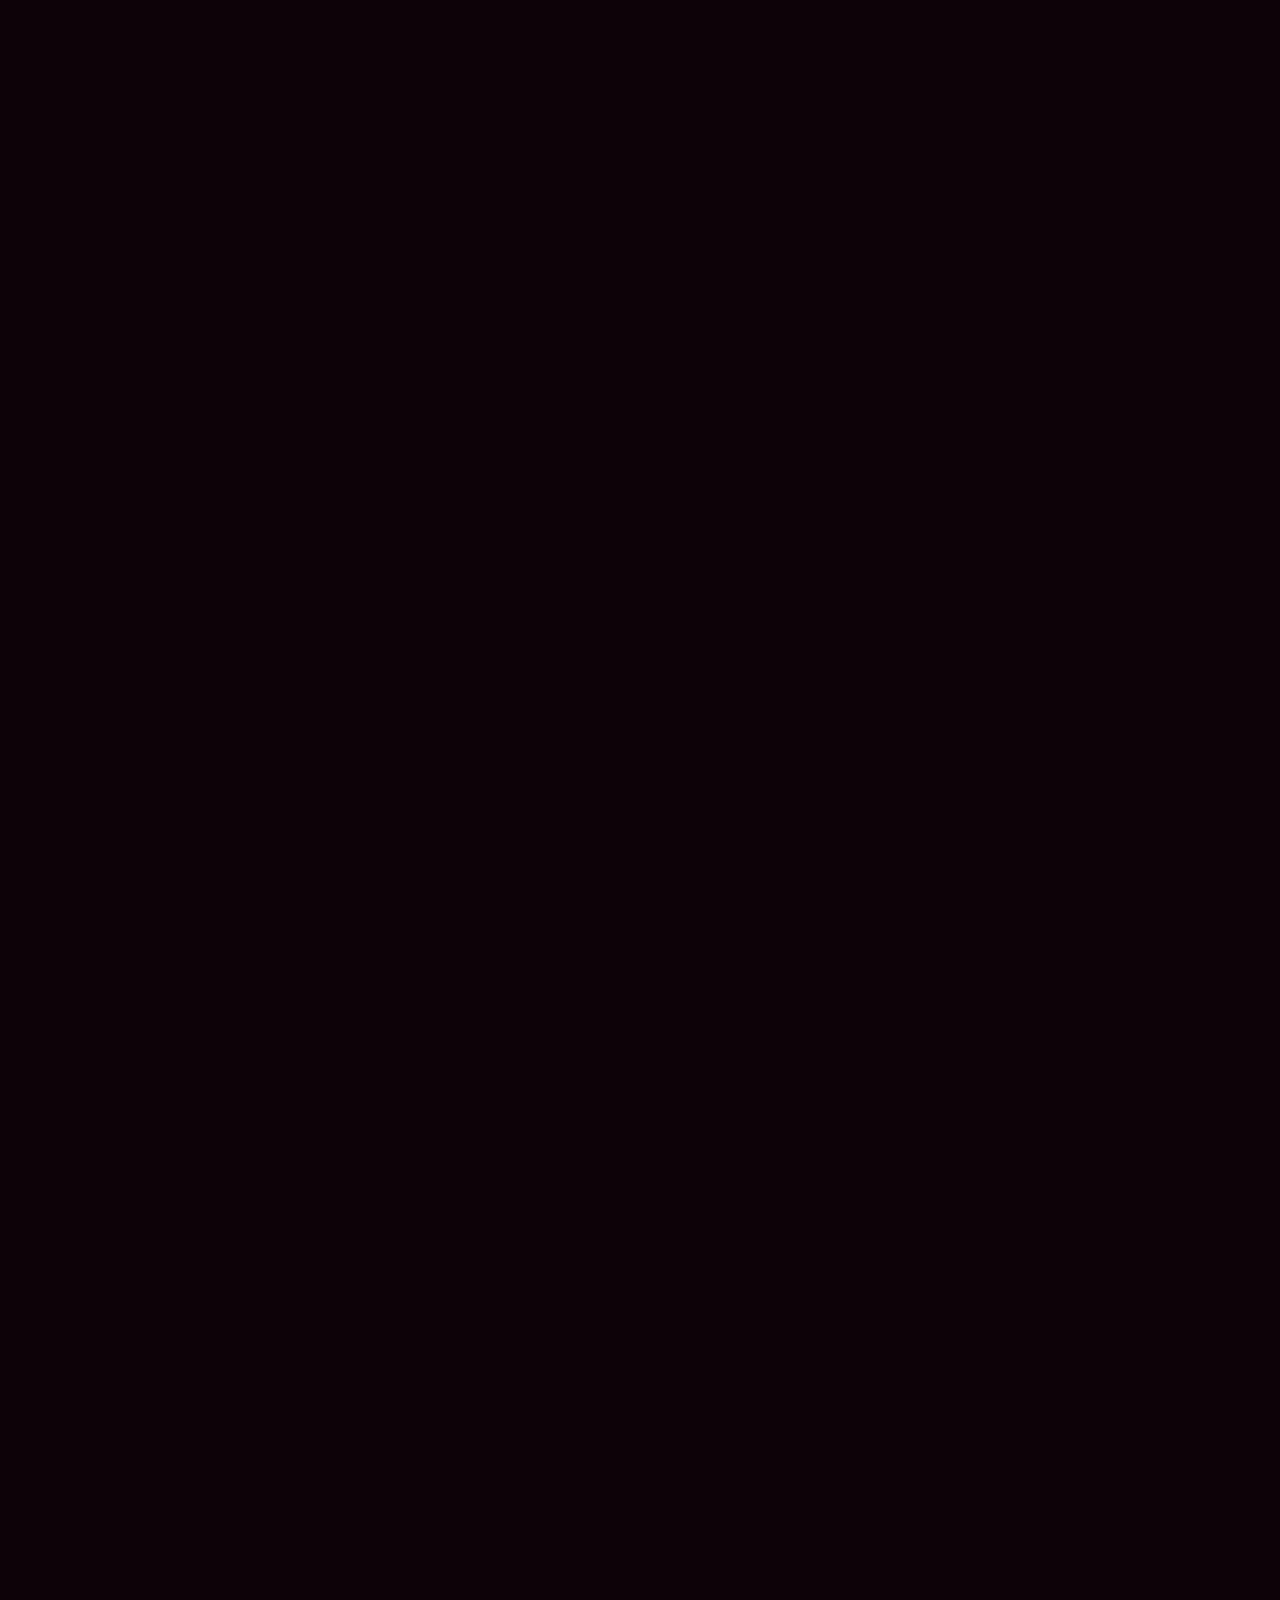
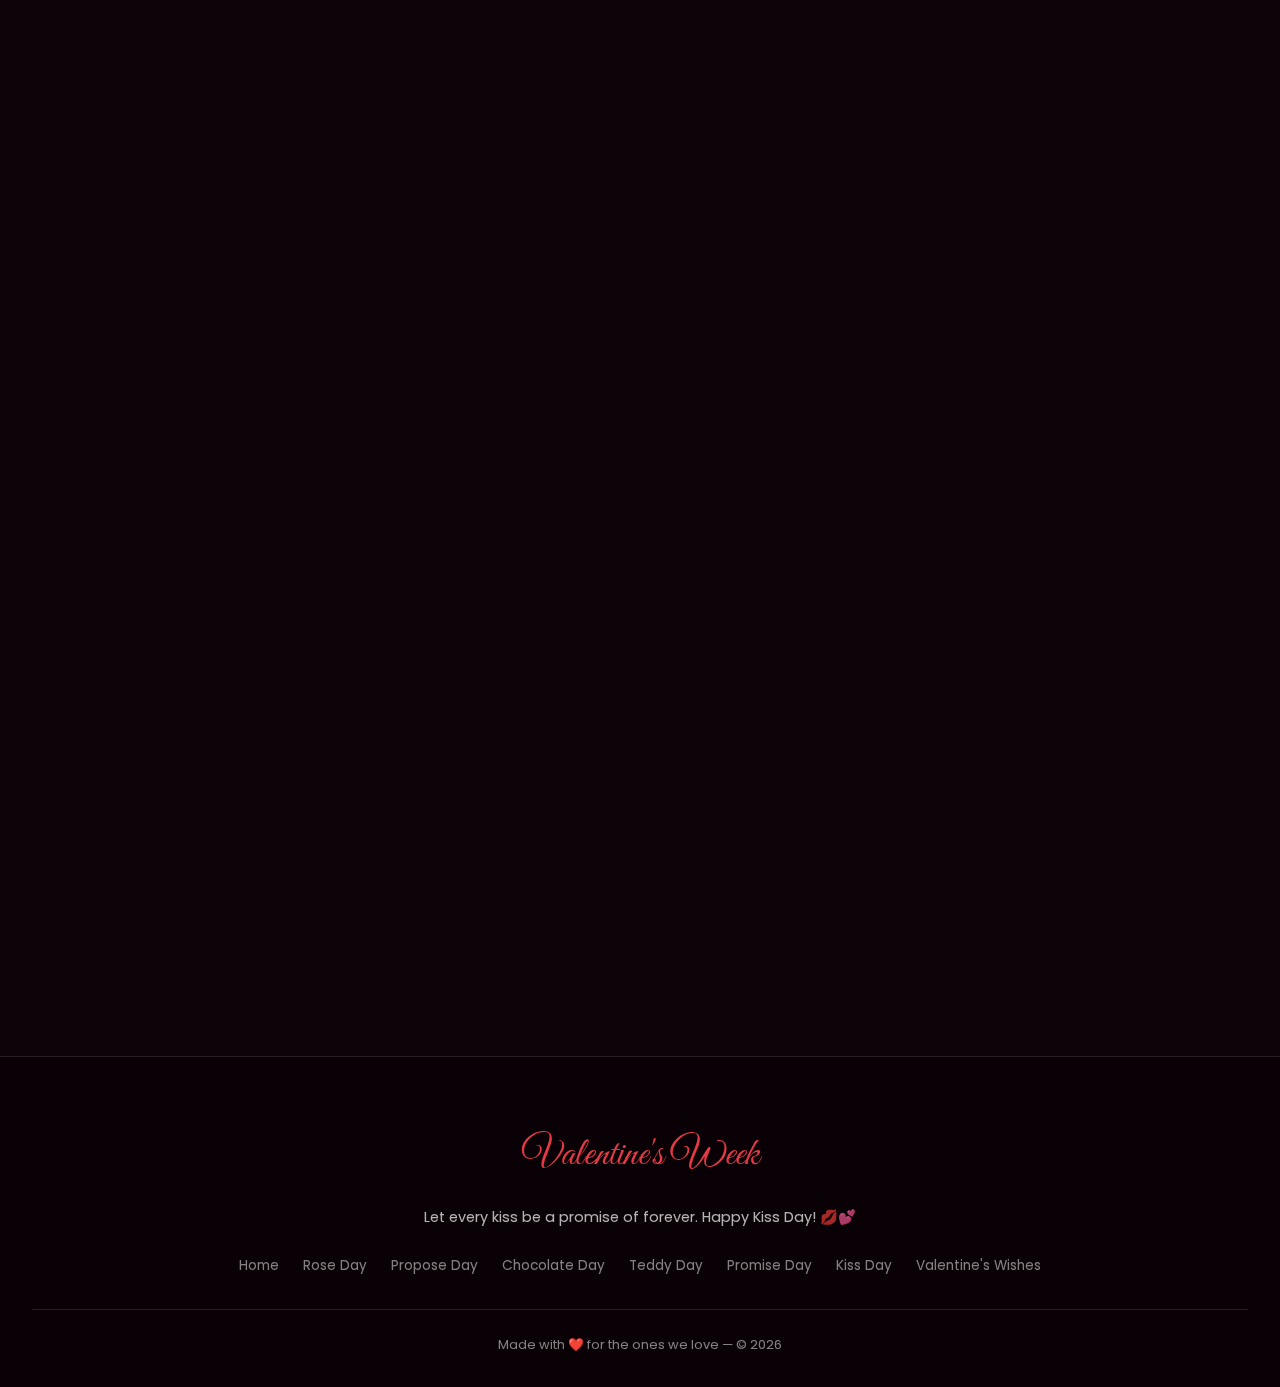
<file: kiss-day.html>
<!DOCTYPE html>
<html lang="en">

<head>
    <meta charset="UTF-8">
    <meta name="viewport" content="width=device-width, initial-scale=1.0">
    <meta name="description"
        content="Kiss Day - February 13. Celebrate the most tender expression of love. Discover the meaning of different kisses and romantic ideas.">
    <title>💋 Kiss Day - Valentine's Week</title>
    <link rel="stylesheet" href="styles.css">
    <link rel="icon"
        href="data:image/svg+xml,<svg xmlns='http://www.w3.org/2000/svg' viewBox='0 0 100 100'><text y='.9em' font-size='90'>💋</text></svg>">
</head>

<body class="page-kiss page-transition">

    <div class="bg-animated"></div>
    <div class="hearts-container"></div>

    <nav class="navbar" id="navbar">
        <div class="nav-inner">
            <a href="index.html" class="nav-logo">
                <svg viewBox="0 0 24 24">
                    <path
                        d="M12 21.35l-1.45-1.32C5.4 15.36 2 12.28 2 8.5 2 5.42 4.42 3 7.5 3c1.74 0 3.41.81 4.5 2.09C13.09 3.81 14.76 3 16.5 3 19.58 3 22 5.42 22 8.5c0 3.78-3.4 6.86-8.55 11.54L12 21.35z" />
                </svg>
                Valentine's Week
            </a>
            <div class="mobile-toggle" id="mobileToggle">
                <span></span><span></span><span></span>
            </div>
            <ul class="nav-links" id="navLinks">
                <li><a href="index.html">Home</a></li>
                <li><a href="rose-day.html">Rose Day</a></li>
                <li><a href="propose-day.html">Propose Day</a></li>
                <li><a href="chocolate-day.html">Chocolate Day</a></li>
                <li><a href="teddy-day.html">Teddy Day</a></li>
                <li><a href="promise-day.html">Promise Day</a></li>
                <li><a href="kiss-day.html" class="active">Kiss Day</a></li>
                <li><a href="valentines-wishes.html">Valentine's</a></li>
            </ul>
        </div>
    </nav>

    <!-- Hero -->
    <section class="hero">
        <div class="hero-content">
            <div class="hero-badge">
                <svg viewBox="0 0 24 24">
                    <path
                        d="M12 21.35l-1.45-1.32C5.4 15.36 2 12.28 2 8.5 2 5.42 4.42 3 7.5 3c1.74 0 3.41.81 4.5 2.09C13.09 3.81 14.76 3 16.5 3 19.58 3 22 5.42 22 8.5c0 3.78-3.4 6.86-8.55 11.54L12 21.35z" />
                </svg>
                February 13 — Day 7
            </div>
            <div class="hero-date">Happy Kiss Day 💋</div>
            <h1>
                Kiss Day
                <span class="script">Where Words End, Kisses Begin</span>
            </h1>
            <p>A kiss is the language of love that needs no translation. Today, let your lips speak what your heart
                feels — with tenderness, passion, and pure emotion.</p>
            <div class="btn-group">
                <a href="#types" class="btn btn-primary">Types of Kisses 💕</a>
                <a href="valentines-wishes.html" class="btn btn-outline">Next: Valentine's Day →</a>
            </div>
        </div>
    </section>

    <!-- Split Section -->
    <section class="section">
        <div class="split-section animate-on-scroll">
            <div class="text-side">
                <h2>The Magic of a Kiss</h2>
                <p>A kiss is one of the most powerful expressions of human emotion. From a gentle peck on the forehead
                    to a passionate embrace, every kiss carries a universe of feelings within it.</p>
                <p>Scientifically, kissing releases oxytocin (the love hormone), dopamine (the feel-good chemical), and
                    serotonin (the happiness hormone). It literally makes you healthier, happier, and more bonded to
                    your partner.</p>
                <p>On Kiss Day, the penultimate day of Valentine's Week, we celebrate this intimate gesture that
                    transcends all barriers and speaks directly from soul to soul.</p>
            </div>
            <div class="visual-side">💋</div>
        </div>
    </section>

    <!-- Types of Kisses -->
    <section class="section" id="types">
        <div class="section-header animate-on-scroll">
            <p class="label">💕 The Language of Kisses</p>
            <h2>Every Kiss Tells a Story</h2>
            <p>Discover what different types of kisses mean</p>
        </div>

        <div class="cards-grid">
            <div class="glass-card animate-on-scroll">
                <div class="card-icon">😘</div>
                <h3>Forehead Kiss</h3>
                <p>The most protective and caring kiss. It says "I will always protect you" and "you are deeply
                    cherished." A forehead kiss is pure, unconditional love.</p>
            </div>

            <div class="glass-card animate-on-scroll">
                <div class="card-icon">💋</div>
                <h3>French Kiss</h3>
                <p>The most passionate and intimate kiss. It represents deep romantic connection and intense desire.
                    It's the language of lovers who can't get enough of each other.</p>
            </div>

            <div class="glass-card animate-on-scroll">
                <div class="card-icon">😚</div>
                <h3>Cheek Kiss</h3>
                <p>Warm, friendly, and affectionate. A cheek kiss can mean admiration, greeting, or gentle love. It's
                    versatile and always brings a smile.</p>
            </div>

            <div class="glass-card animate-on-scroll">
                <div class="card-icon">🤲</div>
                <h3>Hand Kiss</h3>
                <p>A gesture of deep respect and admiration. Rooted in chivalry and old-world romance, kissing someone's
                    hand says "I honor and adore you."</p>
            </div>

            <div class="glass-card animate-on-scroll">
                <div class="card-icon">🦋</div>
                <h3>Butterfly Kiss</h3>
                <p>Gentle eyelash flutters against your partner's skin. Playful, sweet, and intimate — it's the kiss of
                    innocent, butterflies-in-the-stomach love.</p>
            </div>

            <div class="glass-card animate-on-scroll">
                <div class="card-icon">👃</div>
                <h3>Eskimo Kiss</h3>
                <p>Rubbing noses together gently. This adorable gesture comes from Inuit culture and represents
                    closeness, comfort, and playful intimacy.</p>
            </div>
        </div>
    </section>

    <!-- Quote -->
    <section class="quote-section animate-on-scroll">
        <p class="quote-text">"A kiss is a lovely trick designed by nature to stop speech when words become
            superfluous."</p>
        <span class="quote-author">— Ingrid Bergman</span>
    </section>

    <!-- Fun Facts -->
    <section class="section">
        <div class="section-header animate-on-scroll">
            <p class="label">🌟 Fascinating Facts</p>
            <h2>Kiss Day Fun Facts</h2>
        </div>

        <ul class="feature-list animate-on-scroll">
            <li>
                <span class="icon">⚗️</span>
                <div><strong>Chemical Reaction</strong>A passionate kiss burns about 6.4 calories per minute. That's a
                    workout we can all enjoy!</div>
            </li>
            <li>
                <span class="icon">🧠</span>
                <div><strong>Brain Power</strong>Kissing activates 5 of our 12 cranial nerves, making it one of the most
                    neurologically complex human activities.</div>
            </li>
            <li>
                <span class="icon">💪</span>
                <div><strong>Muscle Workout</strong>A single kiss requires coordination of 146 muscles, including 34
                    facial muscles and 112 postural muscles!</div>
            </li>
            <li>
                <span class="icon">🏆</span>
                <div><strong>Longest Kiss Record</strong>The record for the longest continuous kiss lasted 58 hours, 35
                    minutes and 58 seconds! Now that's dedication.</div>
            </li>
            <li>
                <span class="icon">❤️‍🩹</span>
                <div><strong>Health Benefits</strong>Regular kissing can reduce stress, lower blood pressure, boost
                    immunity, and even reduce allergic reactions!</div>
            </li>
        </ul>
    </section>

    <!-- Wishes -->
    <section class="section">
        <div class="section-header animate-on-scroll">
            <p class="label">💬 Sweet Messages</p>
            <h2>Kiss Day Wishes</h2>
        </div>

        <div class="wishes-grid">
            <div class="wish-card animate-on-scroll">
                <div class="wish-emoji">🌹</div>
                <h4>Romantic</h4>
                <p>"Every kiss from you feels like the first time — my heart races, the world stops, and everything
                    feels perfect. Happy Kiss Day, my love!"</p>
            </div>

            <div class="wish-card animate-on-scroll">
                <div class="wish-emoji">🌙</div>
                <h4>Poetic</h4>
                <p>"Your kiss is the ink that writes our love story on the pages of my heart. Each one a chapter I never
                    want to end."</p>
            </div>

            <div class="wish-card animate-on-scroll">
                <div class="wish-emoji">☀️</div>
                <h4>Sweet & Simple</h4>
                <p>"A day without your kiss is a sky without stars. Happy Kiss Day — sending you all my love, one kiss
                    at a time! 💋"</p>
            </div>

            <div class="wish-card animate-on-scroll">
                <div class="wish-emoji">🎭</div>
                <h4>Playful</h4>
                <p>"Warning: Kissing you may be addictive. Side effects include extreme happiness, butterfly swarms, and
                    a permanent smile. 😘"</p>
            </div>
        </div>
    </section>

    <!-- Another Quote -->
    <section class="quote-section animate-on-scroll">
        <p class="quote-text">"Any man who can drive safely while kissing a pretty girl is simply not giving the kiss
            the attention it deserves."</p>
        <span class="quote-author">— Albert Einstein</span>
    </section>

    <!-- Navigation -->
    <section class="section" style="text-align:center;">
        <div class="animate-on-scroll">
            <p style="color:var(--text-muted); margin-bottom:1rem;">Continue the Journey of Love</p>
            <div class="btn-group">
                <a href="promise-day.html" class="btn btn-outline">← Promise Day</a>
                <a href="valentines-wishes.html" class="btn btn-primary">Valentine's Day 💖</a>
            </div>
        </div>
    </section>

    <!-- Footer -->
    <footer class="footer">
        <div class="footer-content">
            <div class="footer-logo">Valentine's Week</div>
            <p>Let every kiss be a promise of forever. Happy Kiss Day! 💋💕</p>
            <div class="footer-links">
                <a href="index.html">Home</a>
                <a href="rose-day.html">Rose Day</a>
                <a href="propose-day.html">Propose Day</a>
                <a href="chocolate-day.html">Chocolate Day</a>
                <a href="teddy-day.html">Teddy Day</a>
                <a href="promise-day.html">Promise Day</a>
                <a href="kiss-day.html">Kiss Day</a>
                <a href="valentines-wishes.html">Valentine's Wishes</a>
            </div>
            <div class="footer-bottom">
                Made with <span>❤️</span> for the ones we love — © 2026
            </div>
        </div>
    </footer>

    <script src="script.js"></script>
</body>

</html>
</file>
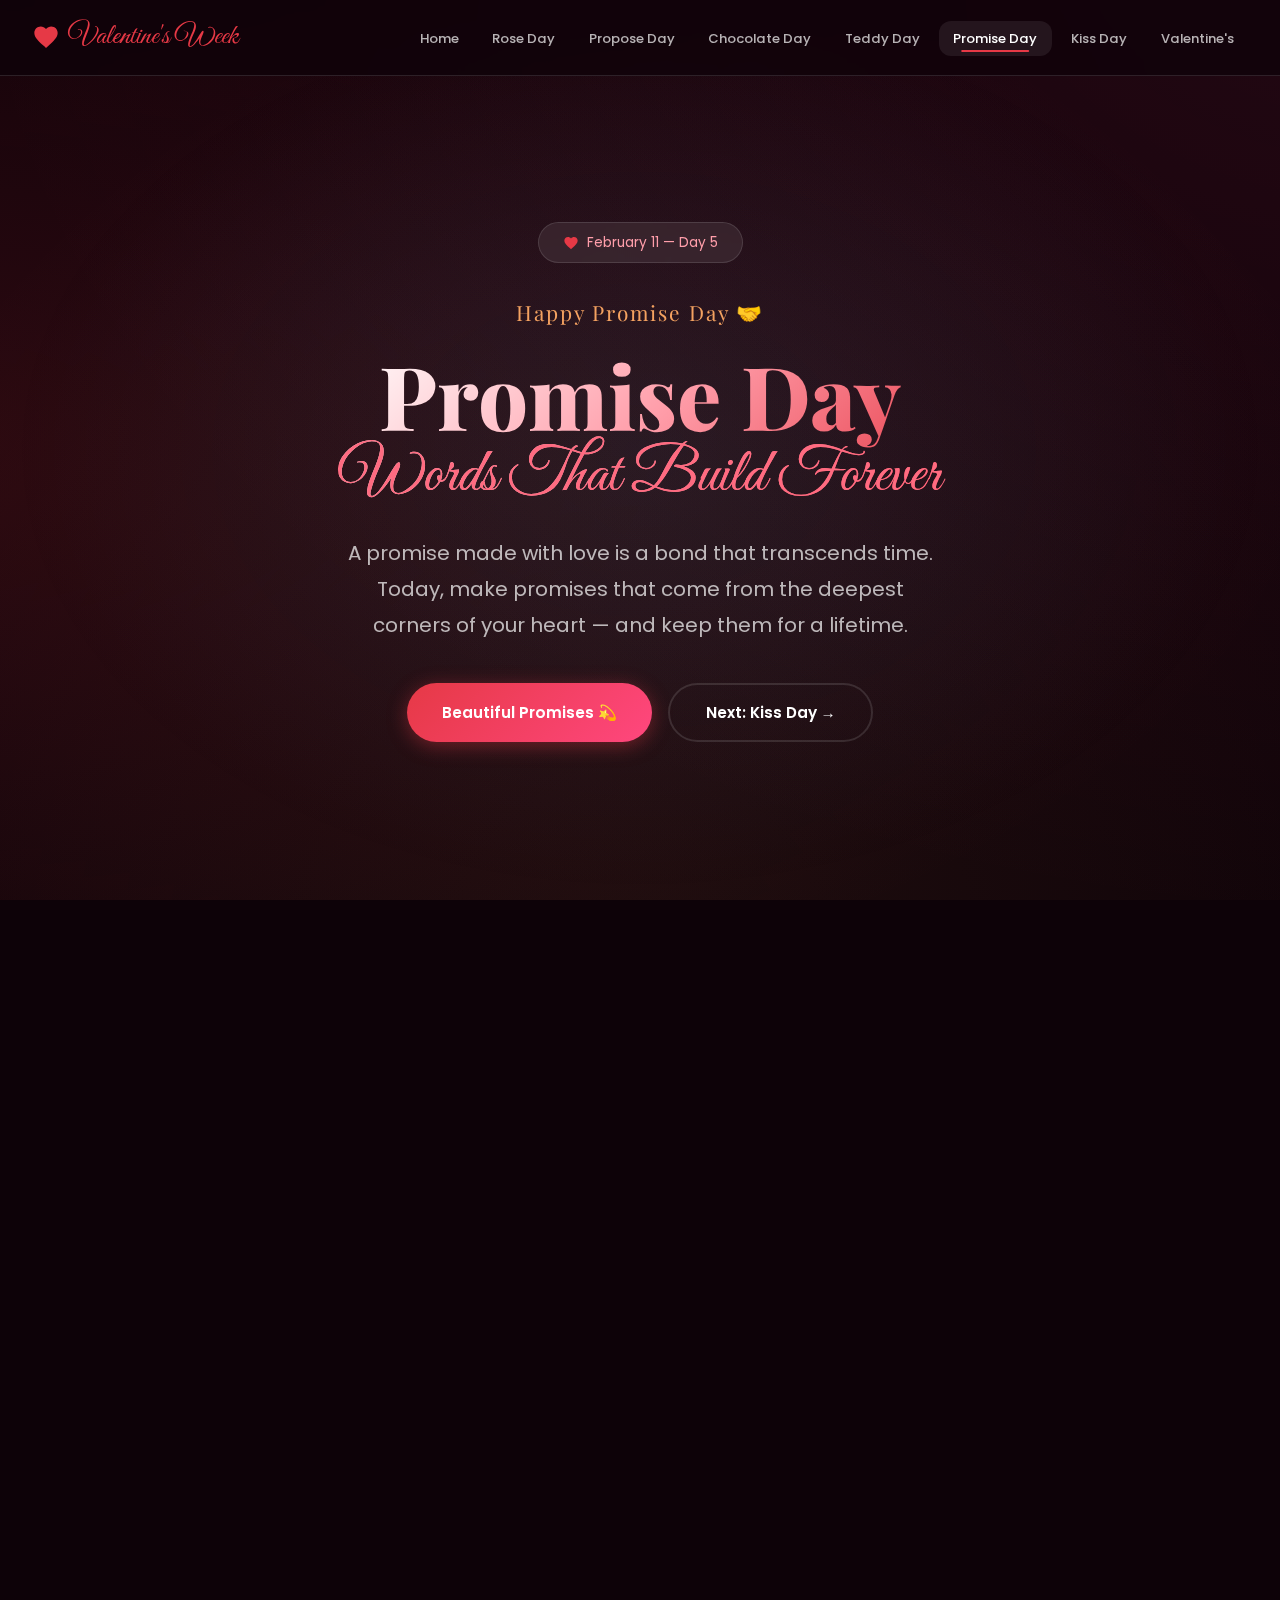
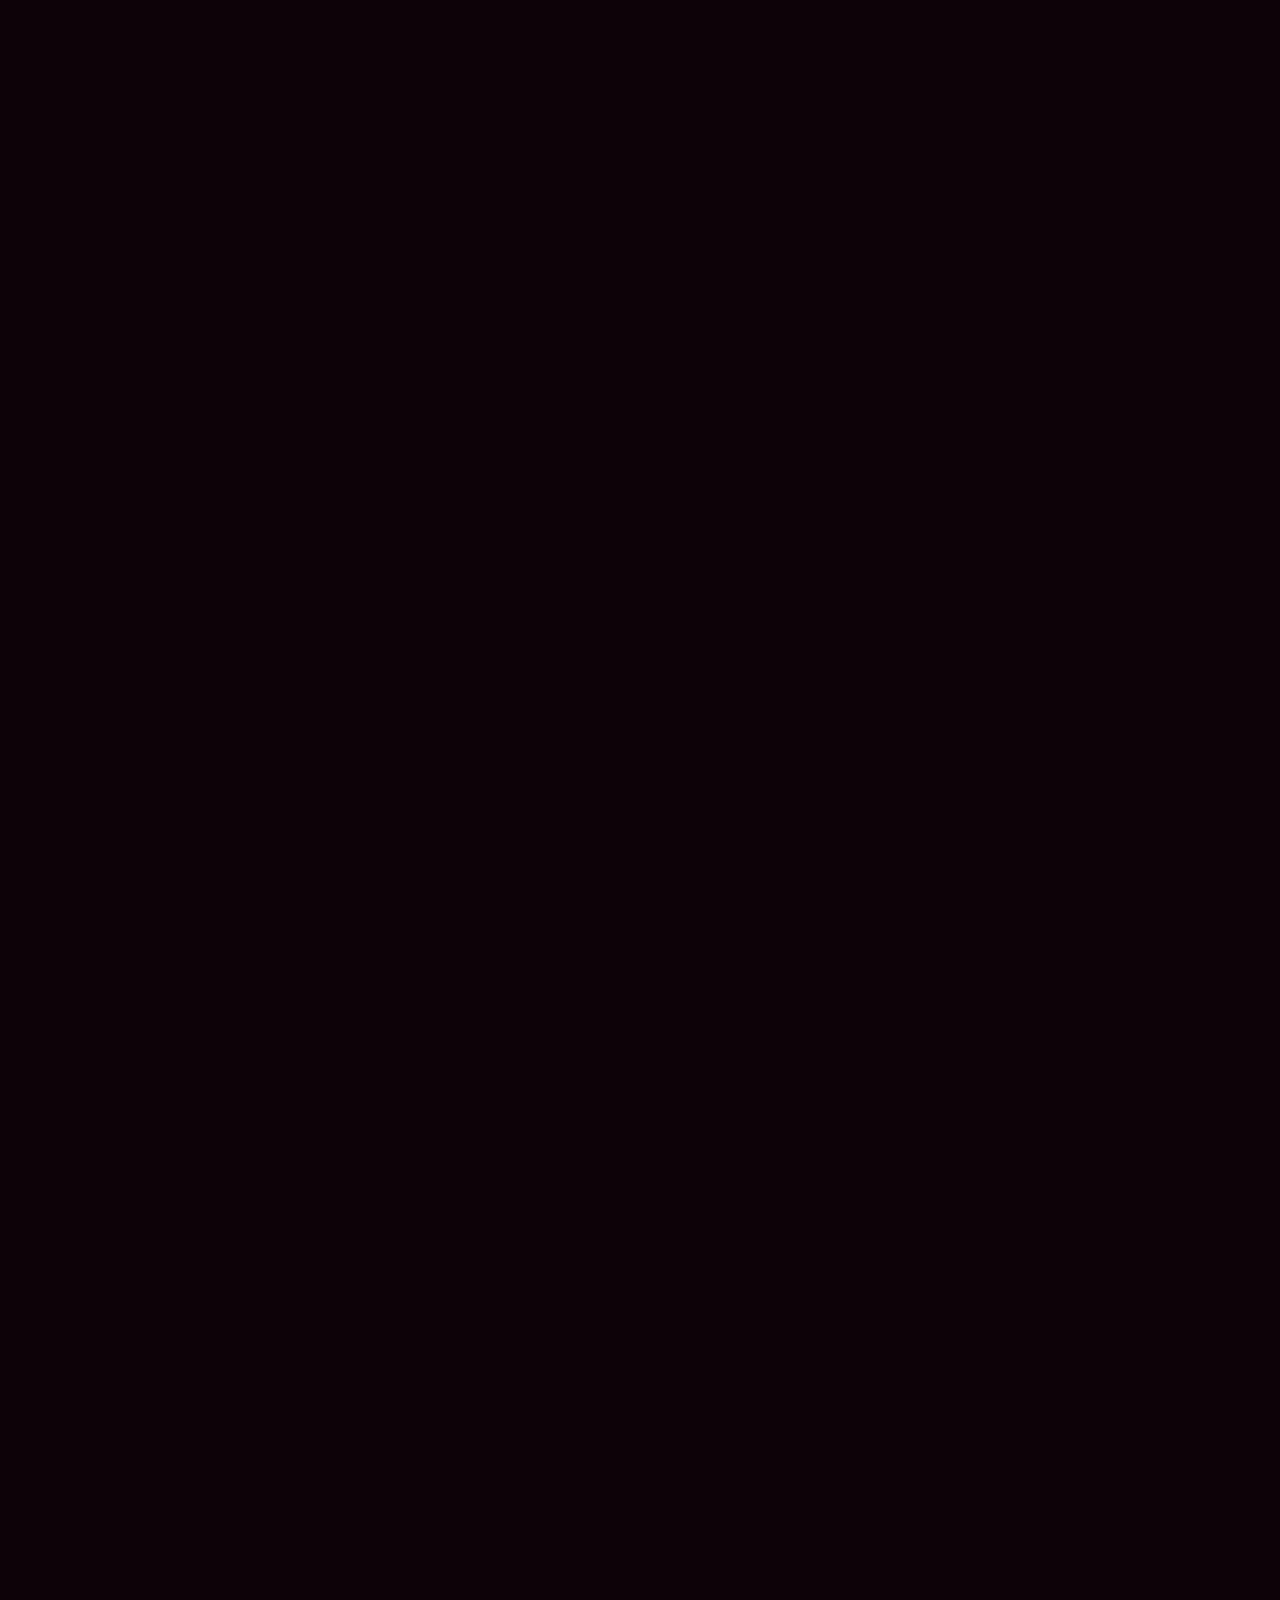
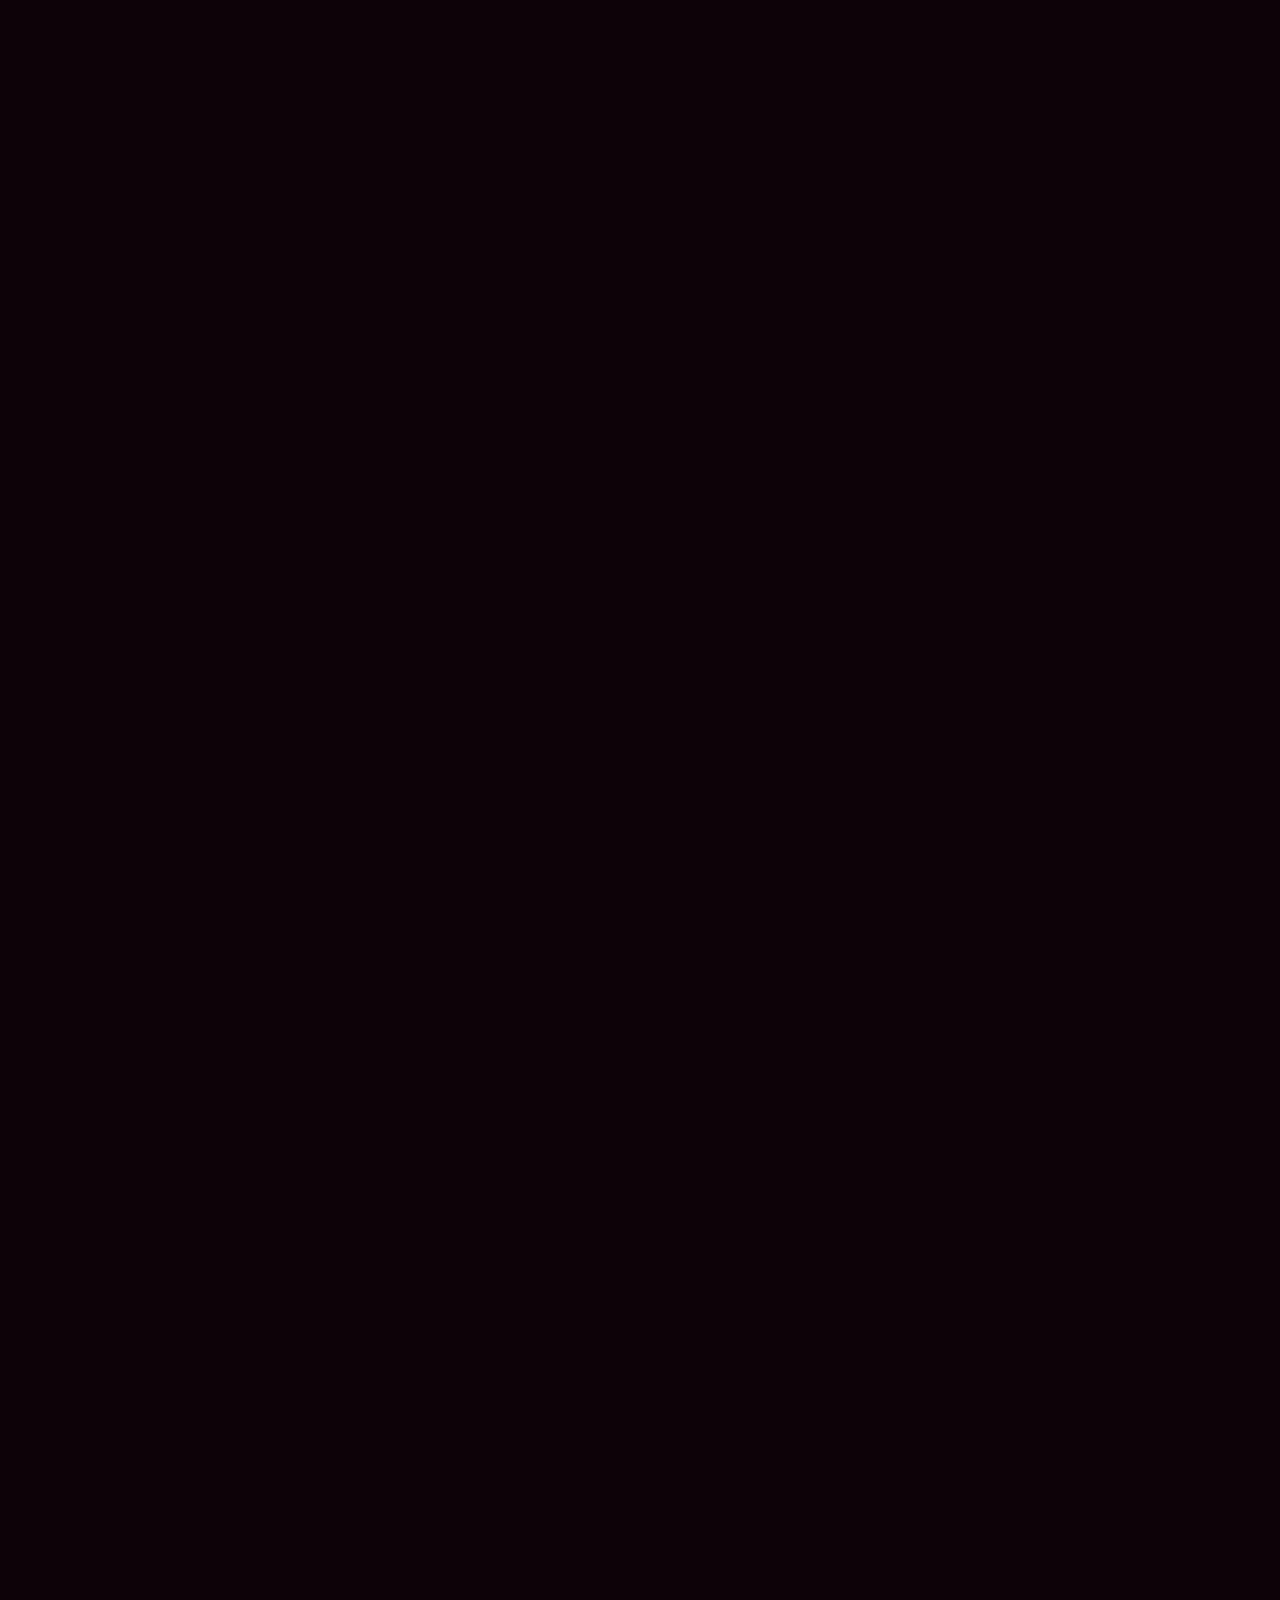
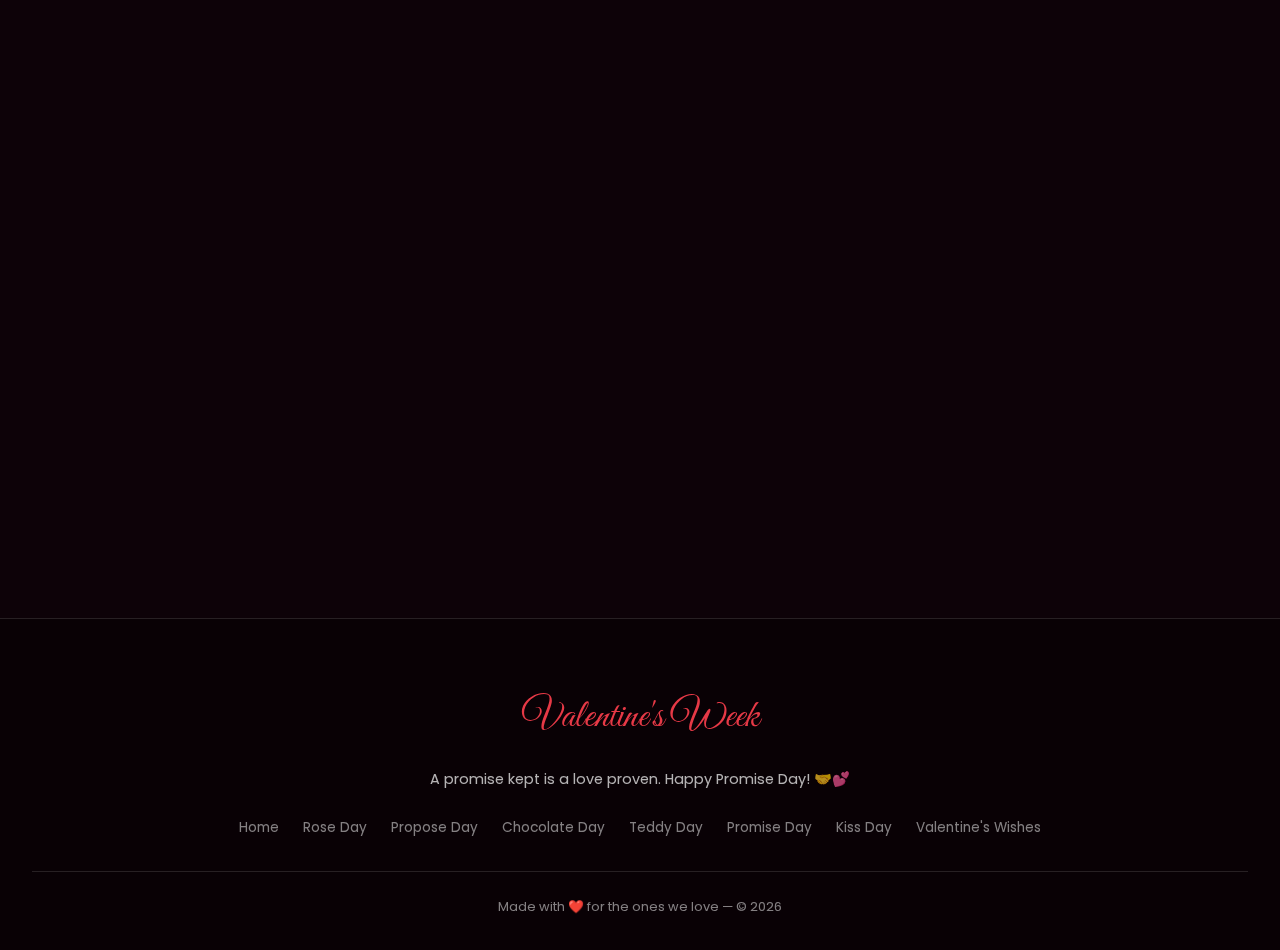
<file: promise-day.html>
<!DOCTYPE html>
<html lang="en">

<head>
    <meta charset="UTF-8">
    <meta name="viewport" content="width=device-width, initial-scale=1.0">
    <meta name="description"
        content="Promise Day - February 11. Make heartfelt promises to your loved one and strengthen the bond of trust and love.">
    <title>🤝 Promise Day - Valentine's Week</title>
    <link rel="stylesheet" href="styles.css">
    <link rel="icon"
        href="data:image/svg+xml,<svg xmlns='http://www.w3.org/2000/svg' viewBox='0 0 100 100'><text y='.9em' font-size='90'>🤝</text></svg>">
</head>

<body class="page-promise page-transition">

    <div class="bg-animated"></div>
    <div class="hearts-container"></div>

    <nav class="navbar" id="navbar">
        <div class="nav-inner">
            <a href="index.html" class="nav-logo">
                <svg viewBox="0 0 24 24">
                    <path
                        d="M12 21.35l-1.45-1.32C5.4 15.36 2 12.28 2 8.5 2 5.42 4.42 3 7.5 3c1.74 0 3.41.81 4.5 2.09C13.09 3.81 14.76 3 16.5 3 19.58 3 22 5.42 22 8.5c0 3.78-3.4 6.86-8.55 11.54L12 21.35z" />
                </svg>
                Valentine's Week
            </a>
            <div class="mobile-toggle" id="mobileToggle">
                <span></span><span></span><span></span>
            </div>
            <ul class="nav-links" id="navLinks">
                <li><a href="index.html">Home</a></li>
                <li><a href="rose-day.html">Rose Day</a></li>
                <li><a href="propose-day.html">Propose Day</a></li>
                <li><a href="chocolate-day.html">Chocolate Day</a></li>
                <li><a href="teddy-day.html">Teddy Day</a></li>
                <li><a href="promise-day.html" class="active">Promise Day</a></li>
                <li><a href="kiss-day.html">Kiss Day</a></li>
                <li><a href="valentines-wishes.html">Valentine's</a></li>
            </ul>
        </div>
    </nav>

    <!-- Hero -->
    <section class="hero">
        <div class="hero-content">
            <div class="hero-badge">
                <svg viewBox="0 0 24 24">
                    <path
                        d="M12 21.35l-1.45-1.32C5.4 15.36 2 12.28 2 8.5 2 5.42 4.42 3 7.5 3c1.74 0 3.41.81 4.5 2.09C13.09 3.81 14.76 3 16.5 3 19.58 3 22 5.42 22 8.5c0 3.78-3.4 6.86-8.55 11.54L12 21.35z" />
                </svg>
                February 11 — Day 5
            </div>
            <div class="hero-date">Happy Promise Day 🤝</div>
            <h1>
                Promise Day
                <span class="script">Words That Build Forever</span>
            </h1>
            <p>A promise made with love is a bond that transcends time. Today, make promises that come from the deepest
                corners of your heart — and keep them for a lifetime.</p>
            <div class="btn-group">
                <a href="#promises" class="btn btn-primary">Beautiful Promises 💫</a>
                <a href="kiss-day.html" class="btn btn-outline">Next: Kiss Day →</a>
            </div>
        </div>
    </section>

    <!-- Split Section -->
    <section class="section">
        <div class="split-section animate-on-scroll">
            <div class="text-side">
                <h2>The Power of Promises</h2>
                <p>Promises are the threads that weave the fabric of trust in any relationship. They are not just words
                    spoken in moments of affection — they are commitments that define who we are and how deeply we love.
                </p>
                <p>On Promise Day, we pause to reflect on the pledges that hold our relationships together. Whether big
                    or small, every promise kept strengthens the foundation of love, and every promise made with
                    sincerity shows that you care enough to commit.</p>
                <p style="color:var(--accent-gold); font-style:italic; margin-top:1rem;">"Promises are the uniquely
                    human way of ordering the future."</p>
            </div>
            <div class="visual-side">🤝</div>
        </div>
    </section>

    <!-- Beautiful Promises -->
    <section class="section" id="promises">
        <div class="section-header animate-on-scroll">
            <p class="label">💛 Promises of Love</p>
            <h2>Promises to Make Today</h2>
            <p>Heartfelt promises that will strengthen your bond forever</p>
        </div>

        <div class="cards-grid">
            <div class="glass-card animate-on-scroll">
                <div class="card-icon">🛡️</div>
                <h3>I Promise to Protect</h3>
                <p>"I promise to always stand by your side, to be your safe haven in the storms of life, and to protect
                    your heart as if it were my own."</p>
            </div>

            <div class="glass-card animate-on-scroll">
                <div class="card-icon">👂</div>
                <h3>I Promise to Listen</h3>
                <p>"I promise to always lend you my ears, to hear not just your words but also your silence, and to
                    understand you even when you can't find the words."</p>
            </div>

            <div class="glass-card animate-on-scroll">
                <div class="card-icon">🌱</div>
                <h3>I Promise to Grow</h3>
                <p>"I promise to grow alongside you, to become a better person every day, and to water the garden of our
                    love with patience and kindness."</p>
            </div>

            <div class="glass-card animate-on-scroll">
                <div class="card-icon">😊</div>
                <h3>I Promise Joy</h3>
                <p>"I promise to fill your days with laughter, to be the reason you smile, and to turn even the ordinary
                    moments into beautiful memories."</p>
            </div>

            <div class="glass-card animate-on-scroll">
                <div class="card-icon">🤗</div>
                <h3>I Promise to Stay</h3>
                <p>"I promise to stay through the highs and lows, to never walk away when things get tough, and to
                    choose you every single day."</p>
            </div>

            <div class="glass-card animate-on-scroll">
                <div class="card-icon">🌟</div>
                <h3>I Promise Forever</h3>
                <p>"I promise that my love for you isn't just for today — it's for every sunrise, every sunset, and
                    every moment in between, until the end of time."</p>
            </div>
        </div>
    </section>

    <!-- Quote -->
    <section class="quote-section animate-on-scroll">
        <p class="quote-text">"In the end, we are defined by the promises we keep, not the ones we make."</p>
        <span class="quote-author">— Anonymous</span>
    </section>

    <!-- Types of Promises -->
    <section class="section">
        <div class="section-header animate-on-scroll">
            <p class="label">📋 Promise Guide</p>
            <h2>Promises for Every Relationship</h2>
        </div>

        <div class="wishes-grid">
            <div class="wish-card animate-on-scroll">
                <div class="wish-emoji">💑</div>
                <h4>For Your Partner</h4>
                <p>"I promise to love you unconditionally, to be your best friend and your biggest supporter, and to
                    make our love grow stronger every day."</p>
            </div>

            <div class="wish-card animate-on-scroll">
                <div class="wish-emoji">👫</div>
                <h4>For Your Best Friend</h4>
                <p>"I promise to always be there when you need me, to celebrate your victories and lift you up in
                    defeat, and to keep our friendship alive forever."</p>
            </div>

            <div class="wish-card animate-on-scroll">
                <div class="wish-emoji">👨‍👩‍👧</div>
                <h4>For Family</h4>
                <p>"I promise to cherish every moment with you, to honor the love and sacrifices you've made, and to
                    always make you proud."</p>
            </div>

            <div class="wish-card animate-on-scroll">
                <div class="wish-emoji">🪞</div>
                <h4>For Yourself</h4>
                <p>"I promise to love myself, to chase my dreams fearlessly, to forgive my mistakes, and to become the
                    person I was meant to be."</p>
            </div>
        </div>
    </section>

    <!-- How to Celebrate -->
    <section class="section">
        <div class="section-header animate-on-scroll">
            <p class="label">🎉 Celebrate</p>
            <h2>Ways to Celebrate Promise Day</h2>
        </div>

        <ul class="feature-list animate-on-scroll">
            <li>
                <span class="icon">📜</span>
                <div><strong>Write a Promise Letter</strong>Put your promises on paper. A handwritten promise letter is
                    a beautiful keepsake that your loved one will treasure forever.</div>
            </li>
            <li>
                <span class="icon">💍</span>
                <div><strong>Exchange Promise Rings</strong>A promise ring is a beautiful symbol of commitment. Exchange
                    rings as a token of the promises you make to each other.</div>
            </li>
            <li>
                <span class="icon">🕯️</span>
                <div><strong>Promise Under the Stars</strong>Go to a quiet place under the night sky. Hold hands and
                    speak your promises while the stars bear witness to your love.</div>
            </li>
            <li>
                <span class="icon">📖</span>
                <div><strong>Create a Promise Jar</strong>Write individual promises on small papers and fill a jar. Your
                    loved one can pick one promise each day to feel your love.</div>
            </li>
            <li>
                <span class="icon">🎵</span>
                <div><strong>Dedicate a Song</strong>Choose a meaningful song that captures your promise and play it for
                    your loved one. Music speaks when words fall short.</div>
            </li>
        </ul>
    </section>

    <!-- Navigation -->
    <section class="section" style="text-align:center;">
        <div class="animate-on-scroll">
            <p style="color:var(--text-muted); margin-bottom:1rem;">Continue the Journey of Love</p>
            <div class="btn-group">
                <a href="teddy-day.html" class="btn btn-outline">← Teddy Day</a>
                <a href="kiss-day.html" class="btn btn-primary">Next: Kiss Day 💋</a>
            </div>
        </div>
    </section>

    <!-- Footer -->
    <footer class="footer">
        <div class="footer-content">
            <div class="footer-logo">Valentine's Week</div>
            <p>A promise kept is a love proven. Happy Promise Day! 🤝💕</p>
            <div class="footer-links">
                <a href="index.html">Home</a>
                <a href="rose-day.html">Rose Day</a>
                <a href="propose-day.html">Propose Day</a>
                <a href="chocolate-day.html">Chocolate Day</a>
                <a href="teddy-day.html">Teddy Day</a>
                <a href="promise-day.html">Promise Day</a>
                <a href="kiss-day.html">Kiss Day</a>
                <a href="valentines-wishes.html">Valentine's Wishes</a>
            </div>
            <div class="footer-bottom">
                Made with <span>❤️</span> for the ones we love — © 2026
            </div>
        </div>
    </footer>

    <script src="script.js"></script>
</body>

</html>
</file>
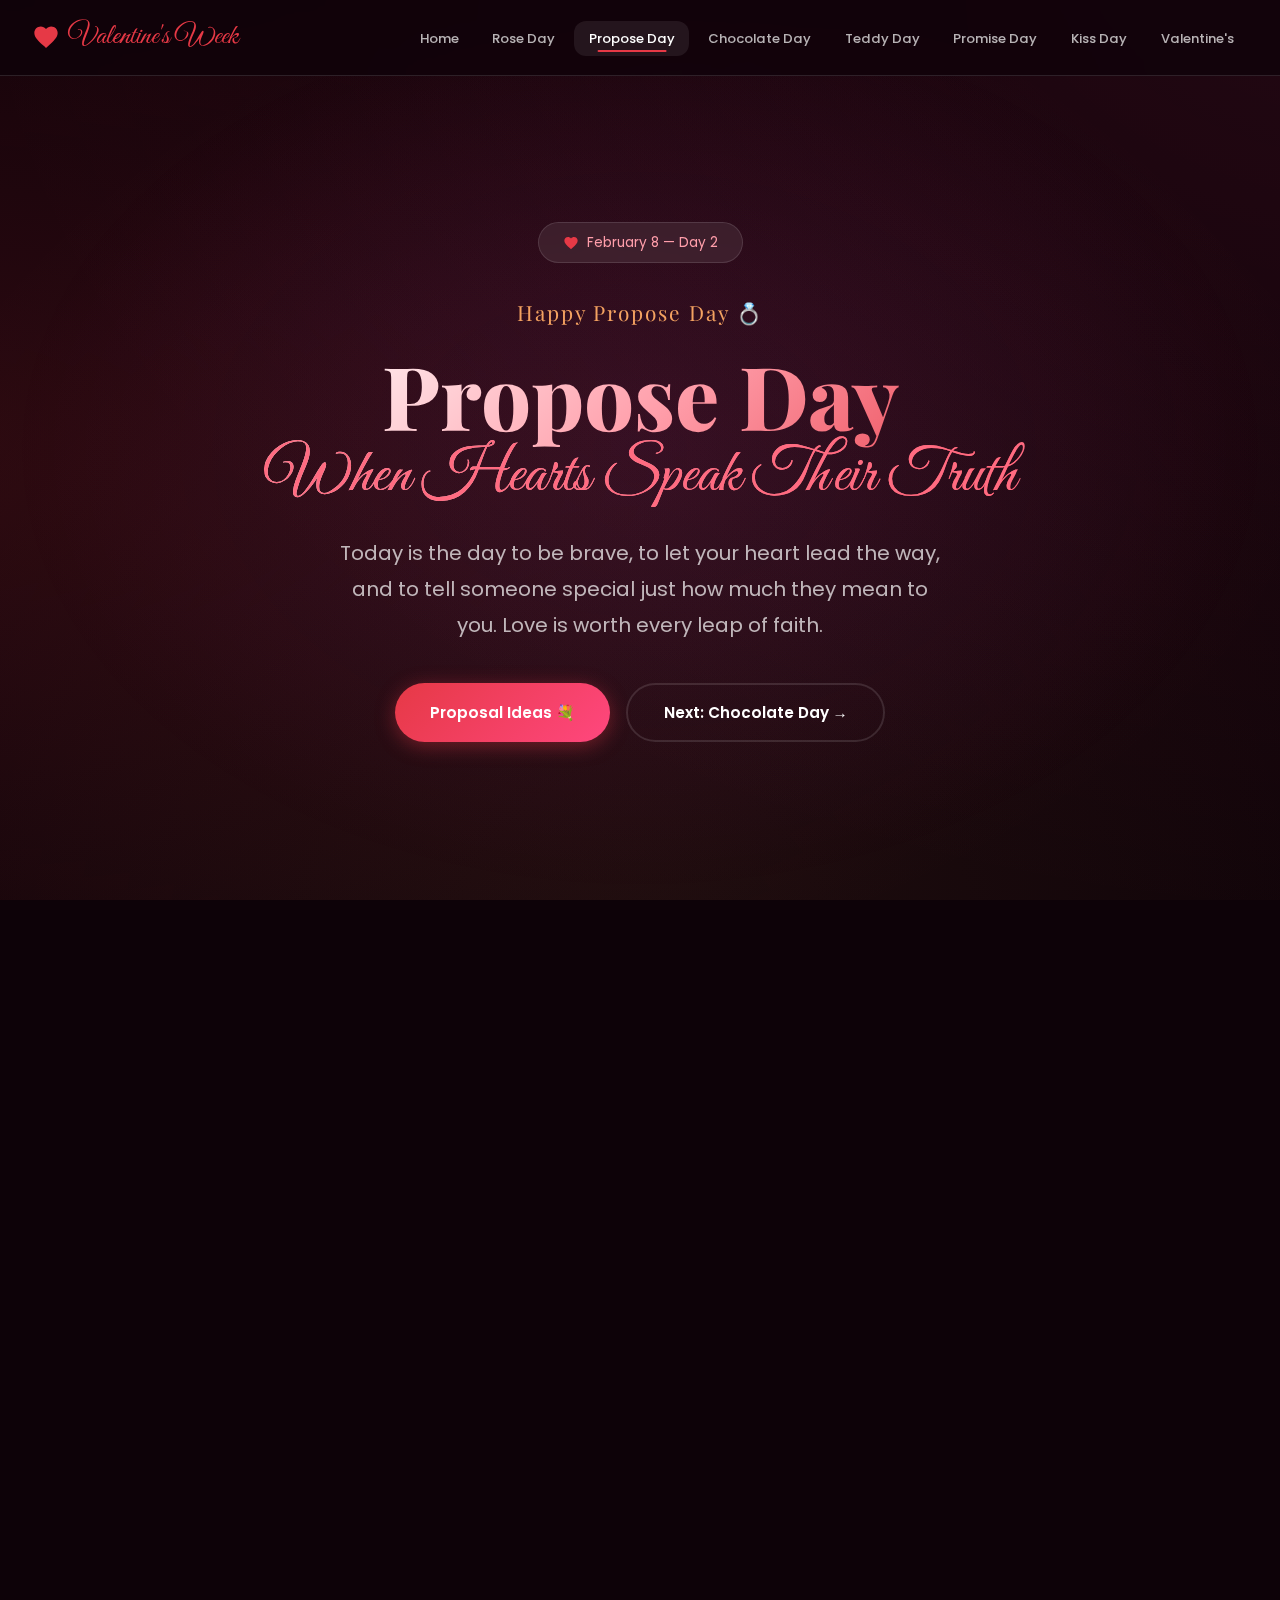
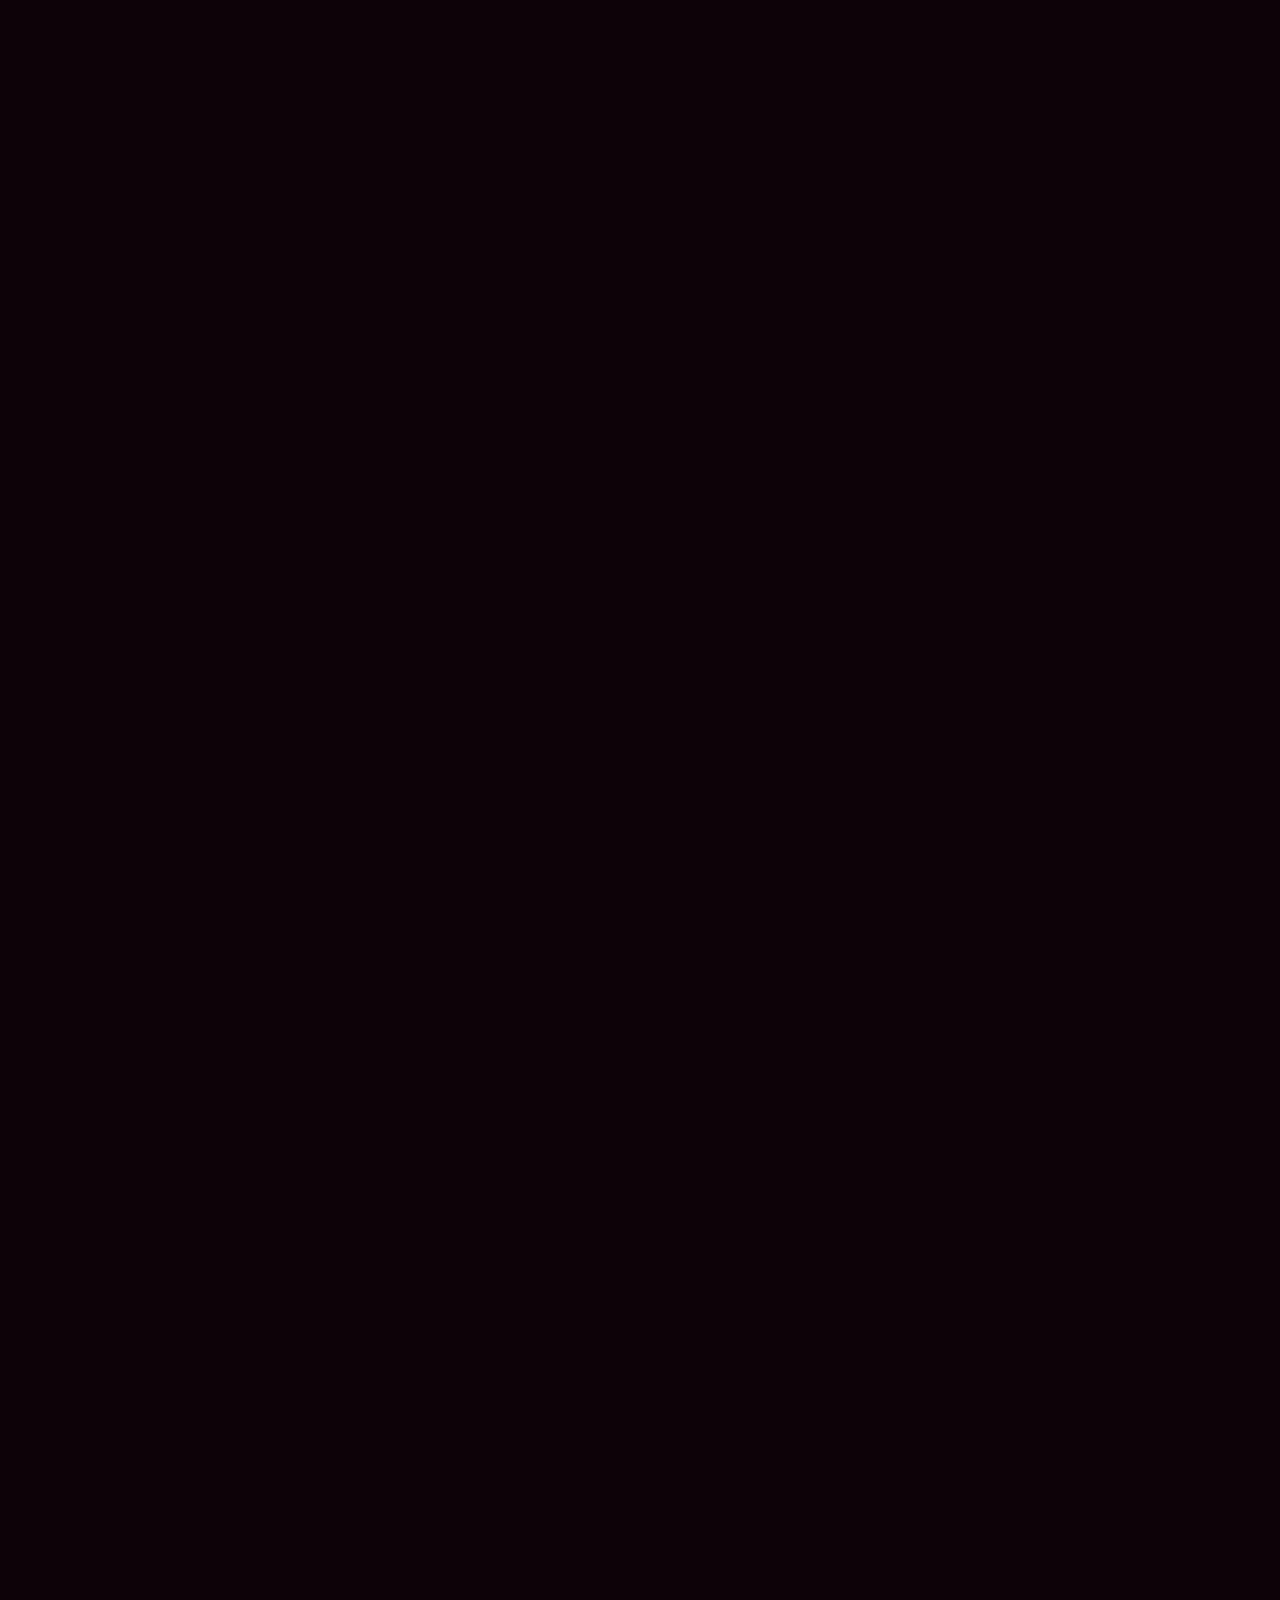
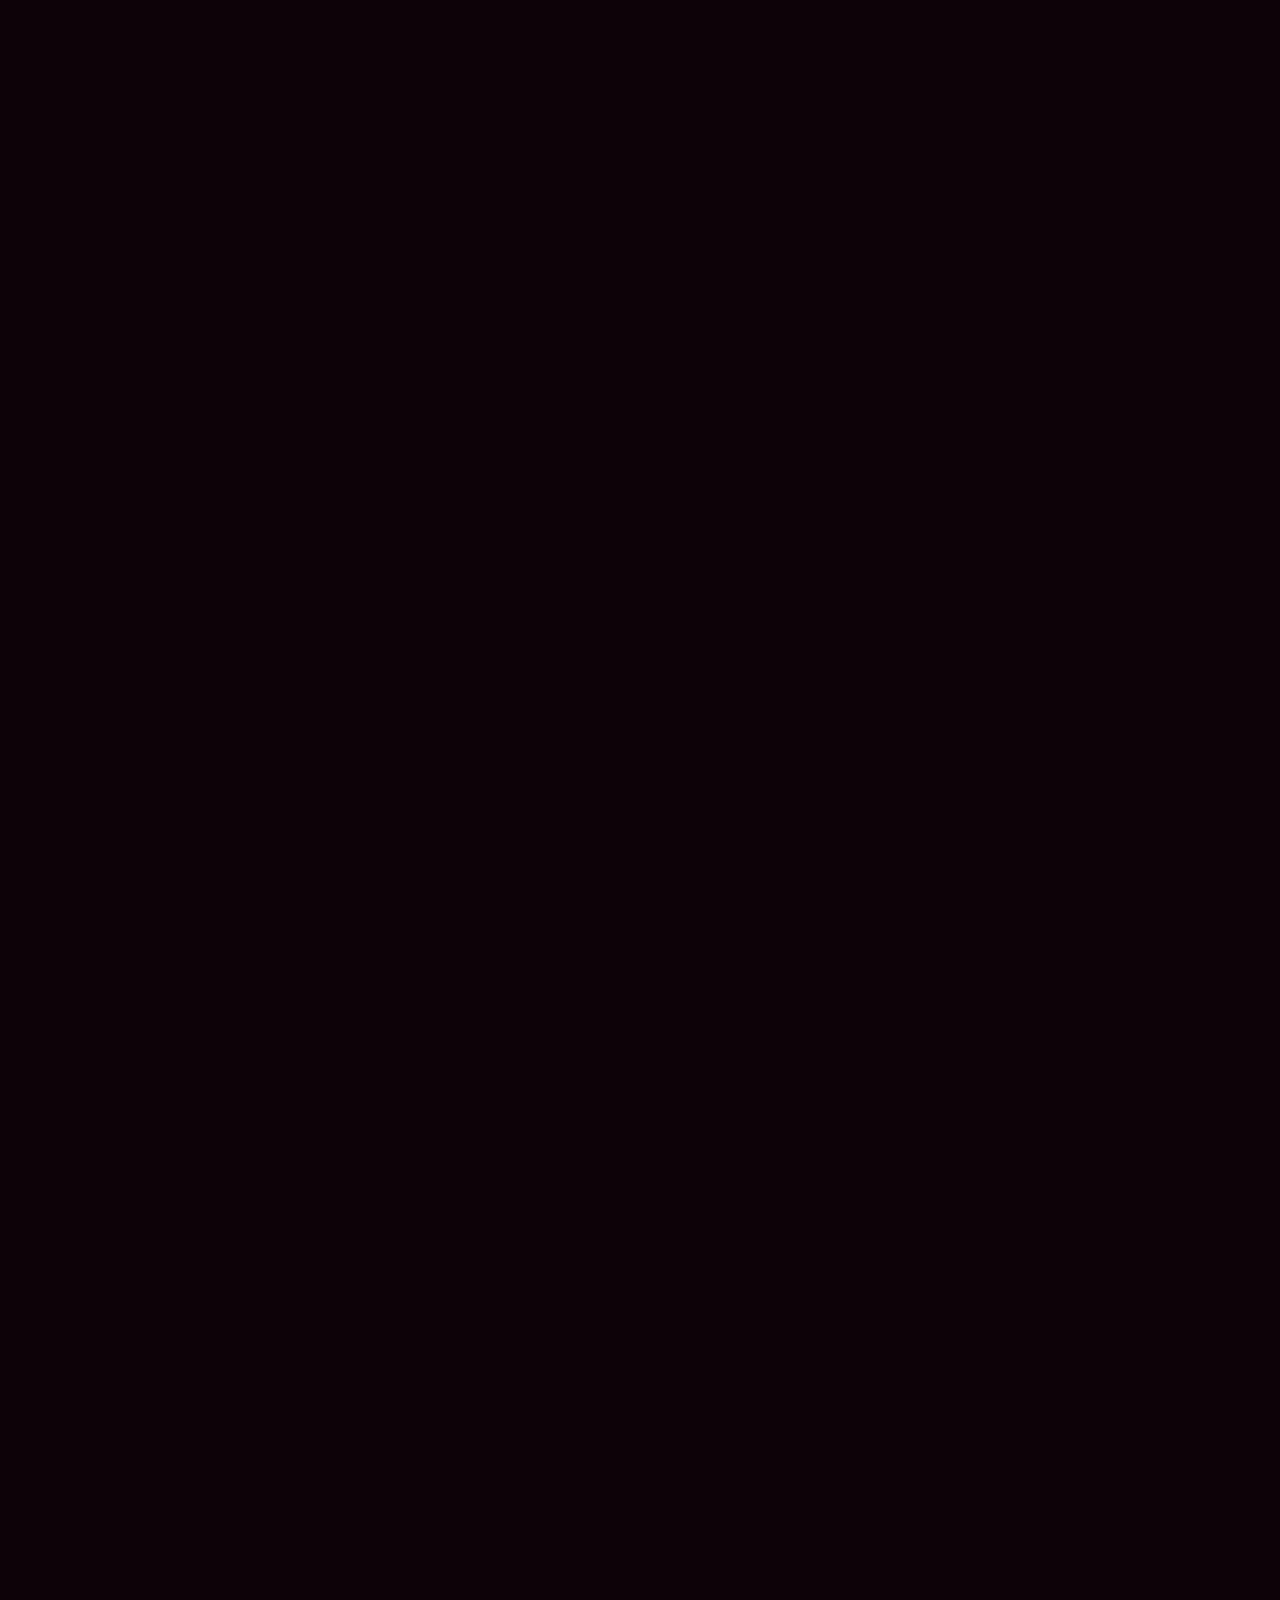
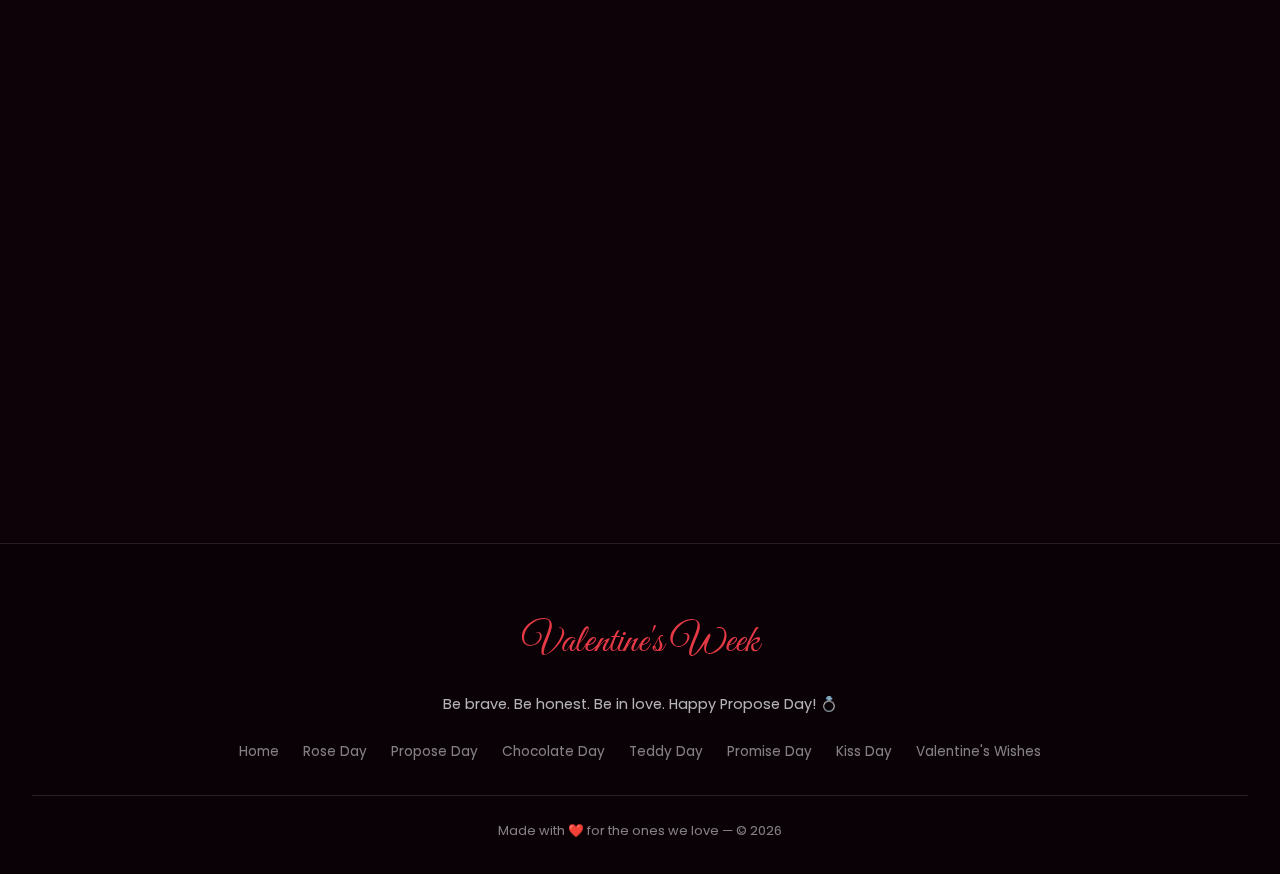
<file: propose-day.html>
<!DOCTYPE html>
<html lang="en">

<head>
    <meta charset="UTF-8">
    <meta name="viewport" content="width=device-width, initial-scale=1.0">
    <meta name="description"
        content="Propose Day - February 8. Take the leap of faith and express your love. Beautiful proposal ideas and romantic inspiration.">
    <title>💍 Propose Day - Valentine's Week</title>
    <link rel="stylesheet" href="styles.css">
    <link rel="icon"
        href="data:image/svg+xml,<svg xmlns='http://www.w3.org/2000/svg' viewBox='0 0 100 100'><text y='.9em' font-size='90'>💍</text></svg>">
</head>

<body class="page-propose page-transition">

    <div class="bg-animated"></div>
    <div class="hearts-container"></div>

    <nav class="navbar" id="navbar">
        <div class="nav-inner">
            <a href="index.html" class="nav-logo">
                <svg viewBox="0 0 24 24">
                    <path
                        d="M12 21.35l-1.45-1.32C5.4 15.36 2 12.28 2 8.5 2 5.42 4.42 3 7.5 3c1.74 0 3.41.81 4.5 2.09C13.09 3.81 14.76 3 16.5 3 19.58 3 22 5.42 22 8.5c0 3.78-3.4 6.86-8.55 11.54L12 21.35z" />
                </svg>
                Valentine's Week
            </a>
            <div class="mobile-toggle" id="mobileToggle">
                <span></span><span></span><span></span>
            </div>
            <ul class="nav-links" id="navLinks">
                <li><a href="index.html">Home</a></li>
                <li><a href="rose-day.html">Rose Day</a></li>
                <li><a href="propose-day.html" class="active">Propose Day</a></li>
                <li><a href="chocolate-day.html">Chocolate Day</a></li>
                <li><a href="teddy-day.html">Teddy Day</a></li>
                <li><a href="promise-day.html">Promise Day</a></li>
                <li><a href="kiss-day.html">Kiss Day</a></li>
                <li><a href="valentines-wishes.html">Valentine's</a></li>
            </ul>
        </div>
    </nav>

    <!-- Hero -->
    <section class="hero">
        <div class="hero-content">
            <div class="hero-badge">
                <svg viewBox="0 0 24 24">
                    <path
                        d="M12 21.35l-1.45-1.32C5.4 15.36 2 12.28 2 8.5 2 5.42 4.42 3 7.5 3c1.74 0 3.41.81 4.5 2.09C13.09 3.81 14.76 3 16.5 3 19.58 3 22 5.42 22 8.5c0 3.78-3.4 6.86-8.55 11.54L12 21.35z" />
                </svg>
                February 8 — Day 2
            </div>
            <div class="hero-date">Happy Propose Day 💍</div>
            <h1>
                Propose Day
                <span class="script">When Hearts Speak Their Truth</span>
            </h1>
            <p>Today is the day to be brave, to let your heart lead the way, and to tell someone special just how much
                they mean to you. Love is worth every leap of faith.</p>
            <div class="btn-group">
                <a href="#ideas" class="btn btn-primary">Proposal Ideas 💐</a>
                <a href="chocolate-day.html" class="btn btn-outline">Next: Chocolate Day →</a>
            </div>
        </div>
    </section>

    <!-- Split Section -->
    <section class="section">
        <div class="split-section animate-on-scroll">
            <div class="visual-side">💍</div>
            <div class="text-side">
                <h2>Why Propose Day Matters</h2>
                <p>Propose Day isn't just about romantic proposals — it's about having the courage to express your
                    feelings. Whether it's confessing your love for the first time, re-proposing to your partner, or
                    even asking someone to be your friend, this day celebrates vulnerability and honesty.</p>
                <p>The beauty of a proposal lies not in perfection, but in the sincerity and genuine emotion behind it.
                    Every great love story started with someone being brave enough to say those three magical words.</p>
            </div>
        </div>
    </section>

    <!-- Proposal Ideas -->
    <section class="section" id="ideas">
        <div class="section-header animate-on-scroll">
            <p class="label">💡 Romantic Ideas</p>
            <h2>Dream Proposal Ideas</h2>
            <p>Make the moment unforgettable with these heartfelt ideas</p>
        </div>

        <div class="cards-grid">
            <div class="glass-card animate-on-scroll">
                <div class="card-icon">🌅</div>
                <h3>Sunset Proposal</h3>
                <p>Choose a scenic spot overlooking the horizon. As the sky turns golden and pink, get down on one knee
                    and let the sunset be your witness to forever.</p>
            </div>

            <div class="glass-card animate-on-scroll">
                <div class="card-icon">📷</div>
                <h3>Memory Lane</h3>
                <p>Create a trail of photos and memories leading to you. Each stop tells a chapter of your love story,
                    ending with the most important question of all.</p>
            </div>

            <div class="glass-card animate-on-scroll">
                <div class="card-icon">🎵</div>
                <h3>Musical Proposal</h3>
                <p>Dedicate a song, play their favorite tune on an instrument, or create a custom playlist that ends
                    with your heartfelt proposal message.</p>
            </div>

            <div class="glass-card animate-on-scroll">
                <div class="card-icon">✈️</div>
                <h3>Travel Surprise</h3>
                <p>Plan a surprise trip to a meaningful destination — where you first met, had your first date, or a
                    dream location you've always talked about.</p>
            </div>

            <div class="glass-card animate-on-scroll">
                <div class="card-icon">🏠</div>
                <h3>Cozy Home Setup</h3>
                <p>Transform your living space with fairy lights, candles, rose petals, and their favorite food.
                    Sometimes the most intimate proposals happen at home.</p>
            </div>

            <div class="glass-card animate-on-scroll">
                <div class="card-icon">📚</div>
                <h3>Book of Love</h3>
                <p>Create a handmade book filled with reasons why you love them, your favorite memories together, and
                    the last page asking that life-changing question.</p>
            </div>
        </div>
    </section>

    <!-- Quote -->
    <section class="quote-section animate-on-scroll">
        <p class="quote-text">"I would rather spend one lifetime with you, than face all the ages of this world alone."
        </p>
        <span class="quote-author">— J.R.R. Tolkien</span>
    </section>

    <!-- What to Say -->
    <section class="section">
        <div class="section-header animate-on-scroll">
            <p class="label">💬 Words from the Heart</p>
            <h2>Beautiful Proposal Lines</h2>
        </div>

        <div class="wishes-grid">
            <div class="wish-card animate-on-scroll">
                <div class="wish-emoji">💖</div>
                <h4>Classic & Timeless</h4>
                <p>"I've loved you from the moment I saw you. Will you make me complete by being mine?"</p>
            </div>

            <div class="wish-card animate-on-scroll">
                <div class="wish-emoji">🌟</div>
                <h4>Poetic & Deep</h4>
                <p>"You are the answer to every prayer I've whispered, every wish I've made, every dream I've had. Will
                    you be my forever?"</p>
            </div>

            <div class="wish-card animate-on-scroll">
                <div class="wish-emoji">😊</div>
                <h4>Simple & Sweet</h4>
                <p>"I can't imagine my life without you in it. You make everything better. Will you be mine?"</p>
            </div>

            <div class="wish-card animate-on-scroll">
                <div class="wish-emoji">🌈</div>
                <h4>Playful & Fun</h4>
                <p>"I promise to always make you laugh, even when you're mad at me. So, what do you say — shall we make
                    this official?"</p>
            </div>
        </div>
    </section>

    <!-- Tips -->
    <section class="section">
        <div class="section-header animate-on-scroll">
            <p class="label">✨ Pro Tips</p>
            <h2>Proposal Tips</h2>
        </div>

        <ul class="feature-list animate-on-scroll">
            <li>
                <span class="icon">❤️</span>
                <div><strong>Be Genuine</strong>Speak from your heart. Rehearsed speeches are fine, but authentic
                    emotion always wins.</div>
            </li>
            <li>
                <span class="icon">🎯</span>
                <div><strong>Know Their Style</strong>Some love grand gestures, others prefer intimate moments. Tailor
                    the proposal to their personality.</div>
            </li>
            <li>
                <span class="icon">📱</span>
                <div><strong>Capture the Moment</strong>Arrange for a friend or photographer to discreetly capture the
                    special moment.</div>
            </li>
            <li>
                <span class="icon">🕐</span>
                <div><strong>Choose the Right Time</strong>Pick a moment when they're relaxed and happy. Avoid stressful
                    periods.</div>
            </li>
            <li>
                <span class="icon">🎁</span>
                <div><strong>Add a Personal Touch</strong>Include something meaningful — an inside joke, a shared
                    memory, or their favorite thing.</div>
            </li>
        </ul>
    </section>

    <!-- Navigation -->
    <section class="section" style="text-align:center;">
        <div class="animate-on-scroll">
            <p style="color:var(--text-muted); margin-bottom:1rem;">Continue the Journey of Love</p>
            <div class="btn-group">
                <a href="rose-day.html" class="btn btn-outline">← Rose Day</a>
                <a href="chocolate-day.html" class="btn btn-primary">Next: Chocolate Day 🍫</a>
            </div>
        </div>
    </section>

    <!-- Footer -->
    <footer class="footer">
        <div class="footer-content">
            <div class="footer-logo">Valentine's Week</div>
            <p>Be brave. Be honest. Be in love. Happy Propose Day! 💍</p>
            <div class="footer-links">
                <a href="index.html">Home</a>
                <a href="rose-day.html">Rose Day</a>
                <a href="propose-day.html">Propose Day</a>
                <a href="chocolate-day.html">Chocolate Day</a>
                <a href="teddy-day.html">Teddy Day</a>
                <a href="promise-day.html">Promise Day</a>
                <a href="kiss-day.html">Kiss Day</a>
                <a href="valentines-wishes.html">Valentine's Wishes</a>
            </div>
            <div class="footer-bottom">
                Made with <span>❤️</span> for the ones we love — © 2026
            </div>
        </div>
    </footer>

    <script src="script.js"></script>
</body>

</html>
</file>
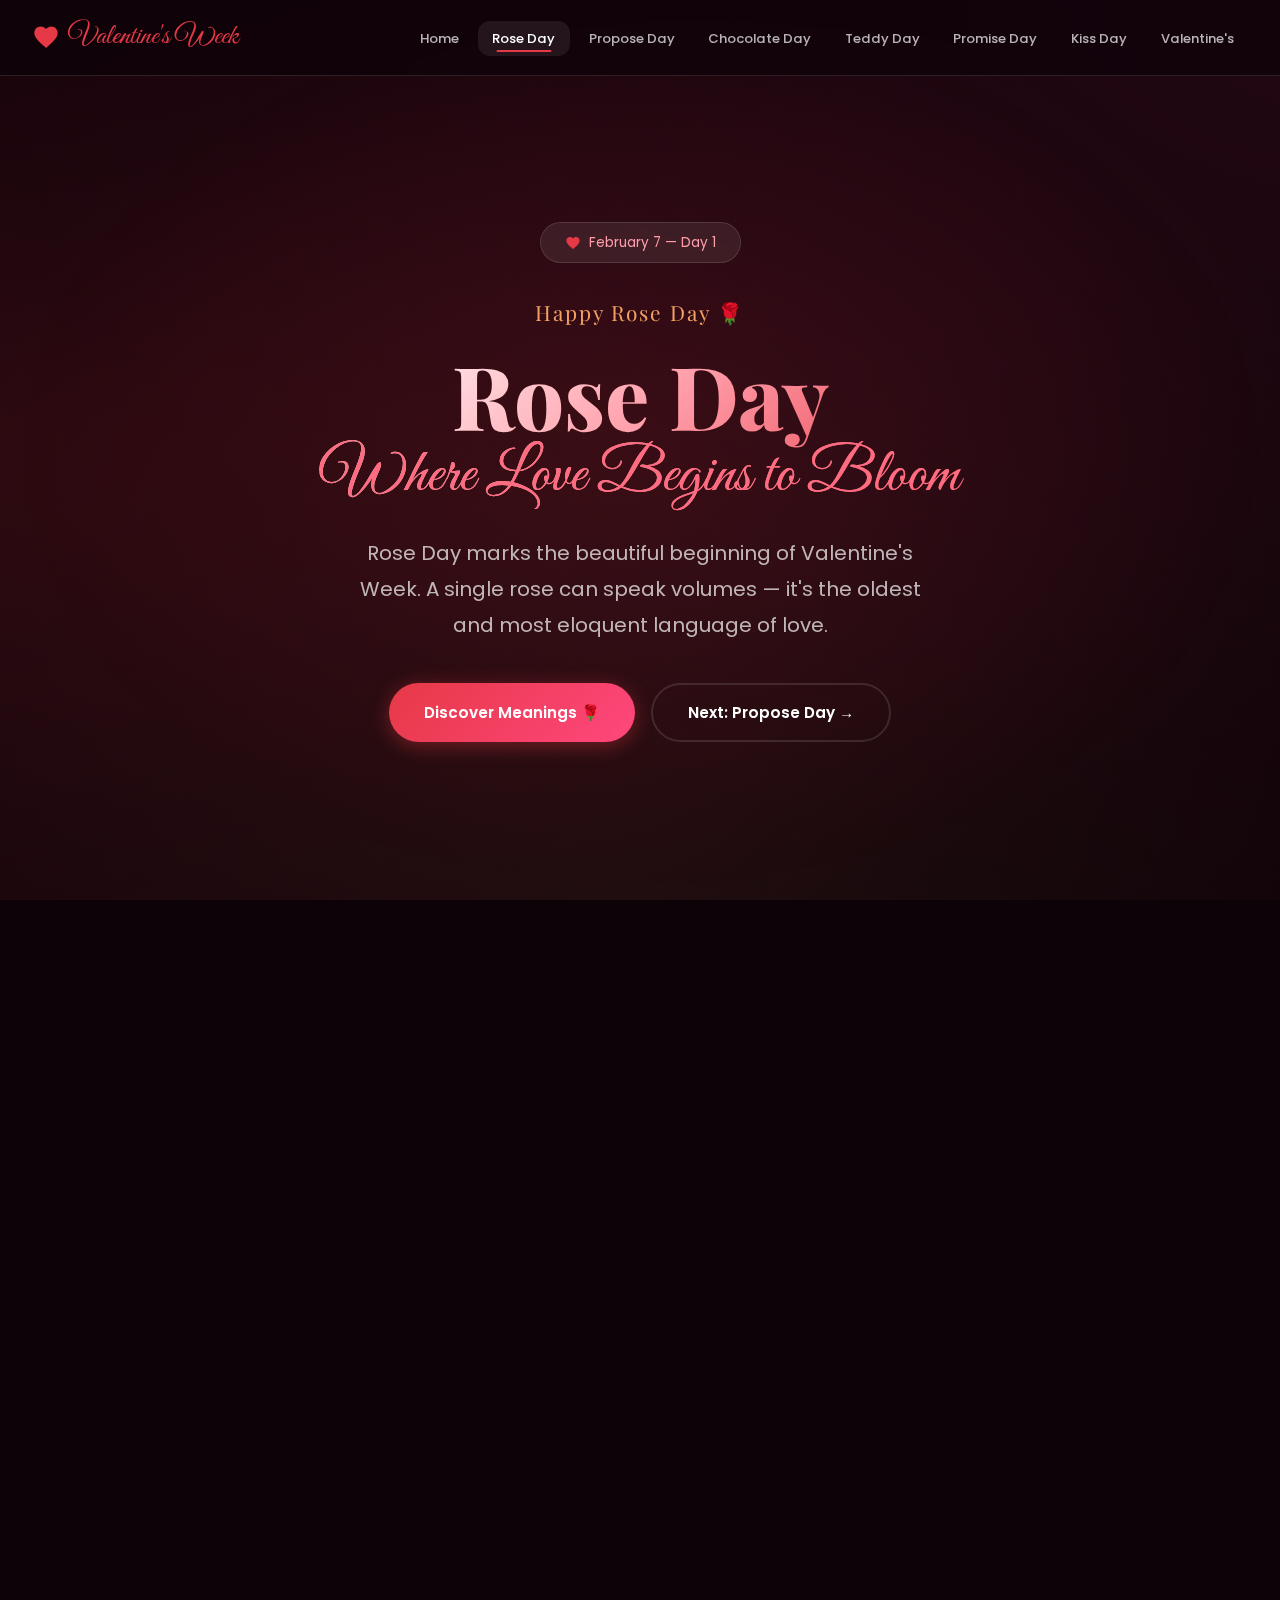
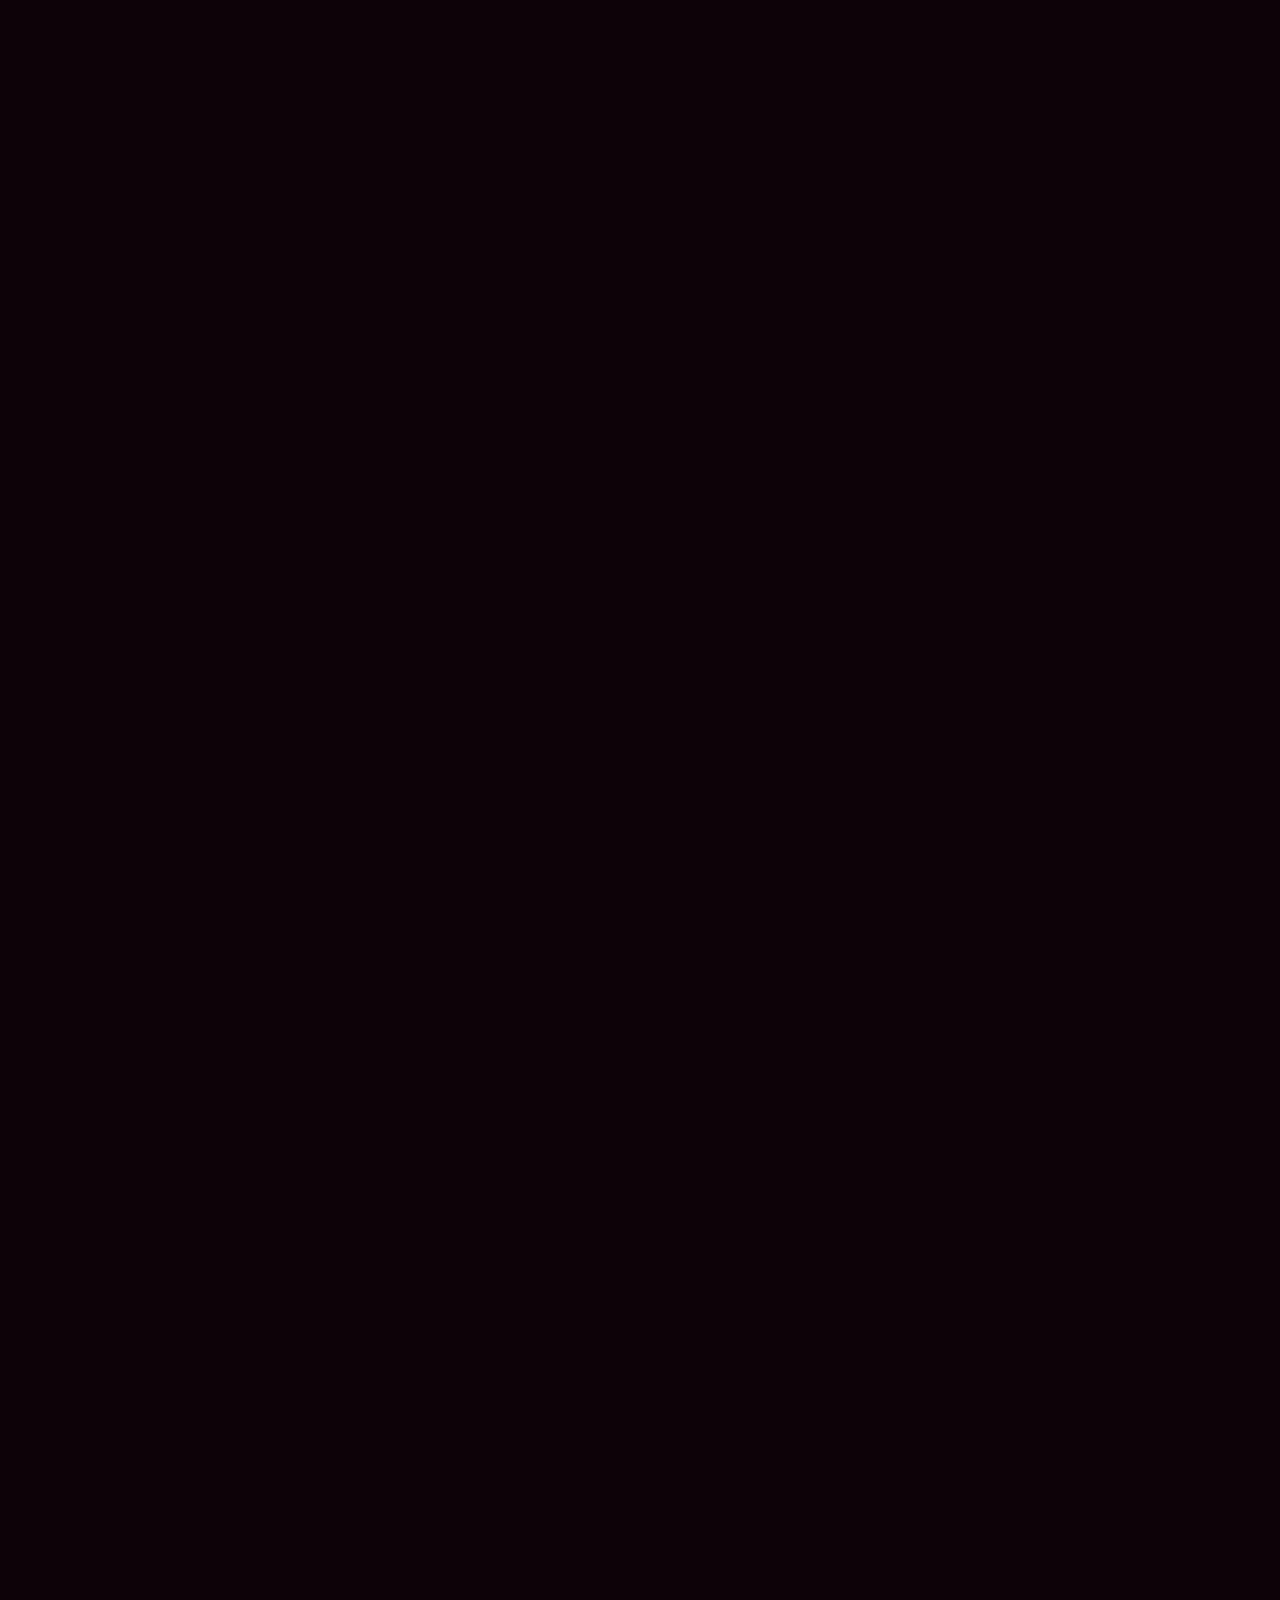
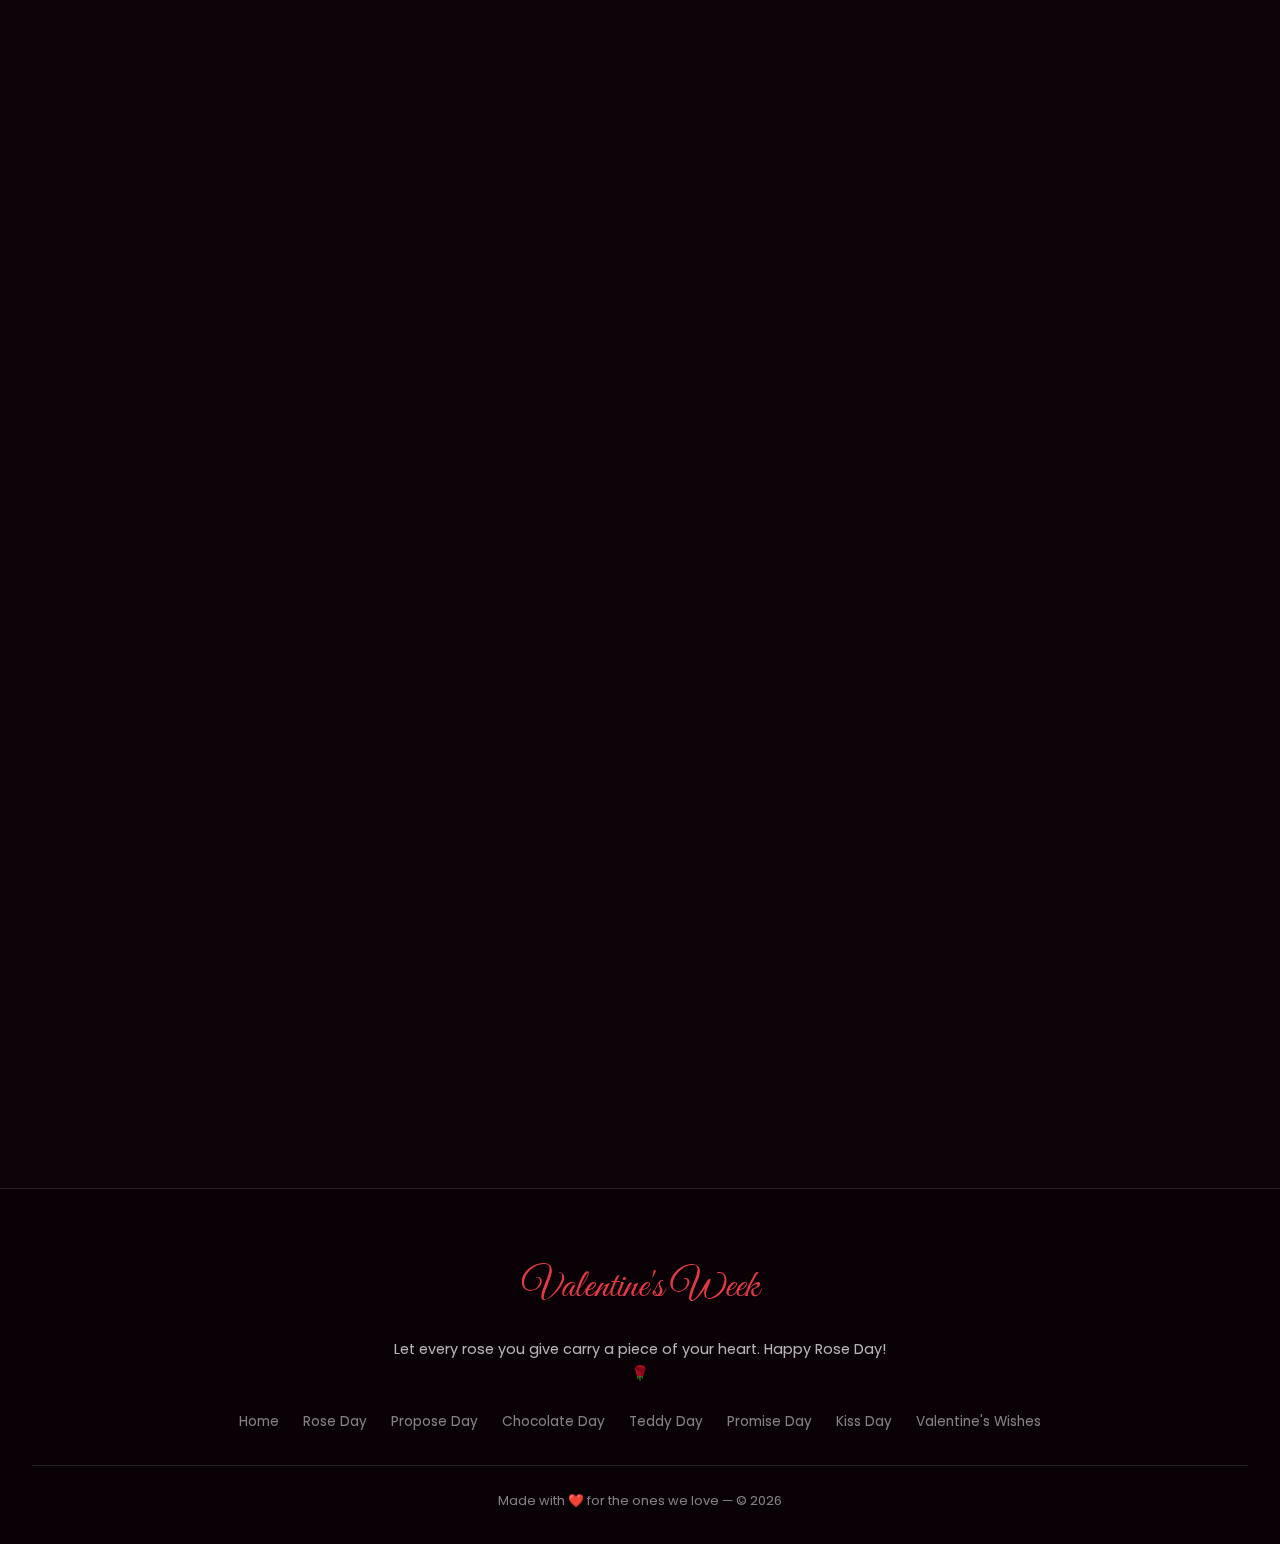
<file: rose-day.html>
<!DOCTYPE html>
<html lang="en">

<head>
    <meta charset="UTF-8">
    <meta name="viewport" content="width=device-width, initial-scale=1.0">
    <meta name="description"
        content="Rose Day - February 7. Start Valentine's Week by expressing your love with beautiful roses. Discover the meaning of different rose colors.">
    <title>🌹 Rose Day - Valentine's Week</title>
    <link rel="stylesheet" href="styles.css">
    <link rel="icon"
        href="data:image/svg+xml,<svg xmlns='http://www.w3.org/2000/svg' viewBox='0 0 100 100'><text y='.9em' font-size='90'>🌹</text></svg>">
</head>

<body class="page-rose page-transition">

    <div class="bg-animated"></div>
    <div class="hearts-container"></div>

    <!-- Navigation -->
    <nav class="navbar" id="navbar">
        <div class="nav-inner">
            <a href="index.html" class="nav-logo">
                <svg viewBox="0 0 24 24">
                    <path
                        d="M12 21.35l-1.45-1.32C5.4 15.36 2 12.28 2 8.5 2 5.42 4.42 3 7.5 3c1.74 0 3.41.81 4.5 2.09C13.09 3.81 14.76 3 16.5 3 19.58 3 22 5.42 22 8.5c0 3.78-3.4 6.86-8.55 11.54L12 21.35z" />
                </svg>
                Valentine's Week
            </a>
            <div class="mobile-toggle" id="mobileToggle">
                <span></span><span></span><span></span>
            </div>
            <ul class="nav-links" id="navLinks">
                <li><a href="index.html">Home</a></li>
                <li><a href="rose-day.html" class="active">Rose Day</a></li>
                <li><a href="propose-day.html">Propose Day</a></li>
                <li><a href="chocolate-day.html">Chocolate Day</a></li>
                <li><a href="teddy-day.html">Teddy Day</a></li>
                <li><a href="promise-day.html">Promise Day</a></li>
                <li><a href="kiss-day.html">Kiss Day</a></li>
                <li><a href="valentines-wishes.html">Valentine's</a></li>
            </ul>
        </div>
    </nav>

    <!-- Hero -->
    <section class="hero">
        <div class="hero-content">
            <div class="hero-badge">
                <svg viewBox="0 0 24 24">
                    <path
                        d="M12 21.35l-1.45-1.32C5.4 15.36 2 12.28 2 8.5 2 5.42 4.42 3 7.5 3c1.74 0 3.41.81 4.5 2.09C13.09 3.81 14.76 3 16.5 3 19.58 3 22 5.42 22 8.5c0 3.78-3.4 6.86-8.55 11.54L12 21.35z" />
                </svg>
                February 7 — Day 1
            </div>
            <div class="hero-date">Happy Rose Day 🌹</div>
            <h1>
                Rose Day
                <span class="script">Where Love Begins to Bloom</span>
            </h1>
            <p>Rose Day marks the beautiful beginning of Valentine's Week. A single rose can speak volumes — it's the
                oldest and most eloquent language of love.</p>
            <div class="btn-group">
                <a href="#meaning" class="btn btn-primary">Discover Meanings 🌹</a>
                <a href="propose-day.html" class="btn btn-outline">Next: Propose Day →</a>
            </div>
        </div>
    </section>

    <!-- Split Section -->
    <section class="section">
        <div class="split-section animate-on-scroll">
            <div class="text-side">
                <h2>Why Do We Give Roses?</h2>
                <p>The tradition of giving roses dates back centuries. In Roman mythology, roses were sacred to Venus,
                    the goddess of love. In the Victorian era, when expressing emotions openly was frowned upon, lovers
                    used roses as a secret language of the heart.</p>
                <p>Today, roses remain the universal symbol of love and passion. On Rose Day, we continue this beautiful
                    tradition by gifting roses to those who make our hearts bloom.</p>
                <a href="#colors" class="btn btn-primary" style="margin-top:1rem;">Rose Color Guide 🎨</a>
            </div>
            <div class="visual-side">🌹</div>
        </div>
    </section>

    <!-- Rose Colors Meaning -->
    <section class="section" id="meaning">
        <div class="section-header animate-on-scroll">
            <p class="label">🎨 The Language of Roses</p>
            <h2>What Each Rose Color Means</h2>
            <p>Every color tells a different story of the heart</p>
        </div>

        <div class="cards-grid" id="colors">
            <div class="glass-card animate-on-scroll" style="--accent: #e63946;">
                <div class="card-icon" style="font-size:2.5rem;">🌹</div>
                <h3 style="color:#ff6b81;">Red Rose</h3>
                <p>The ultimate symbol of <strong style="color:#ff6b81;">romantic love and passion</strong>. A red rose
                    says "I love you" like nothing else can. It represents deep desire, respect, and devotion.</p>
            </div>

            <div class="glass-card animate-on-scroll">
                <div class="card-icon" style="font-size:2.5rem;">🌷</div>
                <h3 style="color:#ffb3c1;">Pink Rose</h3>
                <p>Symbolizes <strong style="color:#ffb3c1;">grace, admiration, and gratitude</strong>. Perfect for
                    expressing appreciation and gentle affection. It's elegance meets emotion.</p>
            </div>

            <div class="glass-card animate-on-scroll">
                <div class="card-icon" style="font-size:2.5rem;">🌼</div>
                <h3 style="color:#ffd166;">Yellow Rose</h3>
                <p>Represents <strong style="color:#ffd166;">friendship, joy, and caring</strong>. Give a yellow rose to
                    your best friend or someone who brings sunshine into your life.</p>
            </div>

            <div class="glass-card animate-on-scroll">
                <div class="card-icon" style="font-size:2.5rem;">🤍</div>
                <h3 style="color:#e8e8e8;">White Rose</h3>
                <p>Stands for <strong style="color:#e8e8e8;">purity, innocence, and new beginnings</strong>. White roses
                    are perfect for starting a new chapter of love or expressing sincere respect.</p>
            </div>

            <div class="glass-card animate-on-scroll">
                <div class="card-icon" style="font-size:2.5rem;">🧡</div>
                <h3 style="color:#ff8c42;">Orange Rose</h3>
                <p>Conveys <strong style="color:#ff8c42;">enthusiasm, desire, and excitement</strong>. An orange rose is
                    a bold declaration of fascination and attraction.</p>
            </div>

            <div class="glass-card animate-on-scroll">
                <div class="card-icon" style="font-size:2.5rem;">💜</div>
                <h3 style="color:#b388ff;">Lavender Rose</h3>
                <p>Signifies <strong style="color:#b388ff;">enchantment and love at first sight</strong>. The mysterious
                    lavender rose speaks of wonder and magical connection.</p>
            </div>
        </div>
    </section>

    <!-- Quote -->
    <section class="quote-section animate-on-scroll">
        <p class="quote-text">"A single rose can be my garden… a single friend, my world."</p>
        <span class="quote-author">— Leo Buscaglia</span>
    </section>

    <!-- How to Celebrate -->
    <section class="section">
        <div class="section-header animate-on-scroll">
            <p class="label">🌸 Celebrate Rose Day</p>
            <h2>Beautiful Ways to Celebrate</h2>
        </div>

        <ul class="feature-list animate-on-scroll">
            <li>
                <span class="icon">💐</span>
                <div><strong>Surprise with a Bouquet</strong>Leave a beautiful rose bouquet at their doorstep or desk to
                    start the day with a smile.</div>
            </li>
            <li>
                <span class="icon">📸</span>
                <div><strong>Rose Garden Date</strong>Visit a botanical garden or a local flower market together and
                    enjoy the beauty of nature.</div>
            </li>
            <li>
                <span class="icon">🎨</span>
                <div><strong>Paint a Rose</strong>Get creative and paint or sketch roses together. Frame the artwork as
                    a memory of your love.</div>
            </li>
            <li>
                <span class="icon">📖</span>
                <div><strong>Write a Rose Poem</strong>Compose a short poem about roses and love. Handwrite it on
                    beautiful paper for a personal touch.</div>
            </li>
            <li>
                <span class="icon">🛁</span>
                <div><strong>Rose Petal Bath</strong>Prepare a luxurious rose petal bath with candles and soft music for
                    a truly romantic experience.</div>
            </li>
        </ul>
    </section>

    <!-- Navigation to Next Day -->
    <section class="section" style="text-align:center;">
        <div class="animate-on-scroll">
            <p style="color:var(--text-muted); margin-bottom:1rem;">Continue the Journey of Love</p>
            <div class="btn-group">
                <a href="index.html" class="btn btn-outline">← Back to Home</a>
                <a href="propose-day.html" class="btn btn-primary">Next: Propose Day 💍</a>
            </div>
        </div>
    </section>

    <!-- Footer -->
    <footer class="footer">
        <div class="footer-content">
            <div class="footer-logo">Valentine's Week</div>
            <p>Let every rose you give carry a piece of your heart. Happy Rose Day! 🌹</p>
            <div class="footer-links">
                <a href="index.html">Home</a>
                <a href="rose-day.html">Rose Day</a>
                <a href="propose-day.html">Propose Day</a>
                <a href="chocolate-day.html">Chocolate Day</a>
                <a href="teddy-day.html">Teddy Day</a>
                <a href="promise-day.html">Promise Day</a>
                <a href="kiss-day.html">Kiss Day</a>
                <a href="valentines-wishes.html">Valentine's Wishes</a>
            </div>
            <div class="footer-bottom">
                Made with <span>❤️</span> for the ones we love — © 2026
            </div>
        </div>
    </footer>

    <script src="script.js"></script>
</body>

</html>
</file>
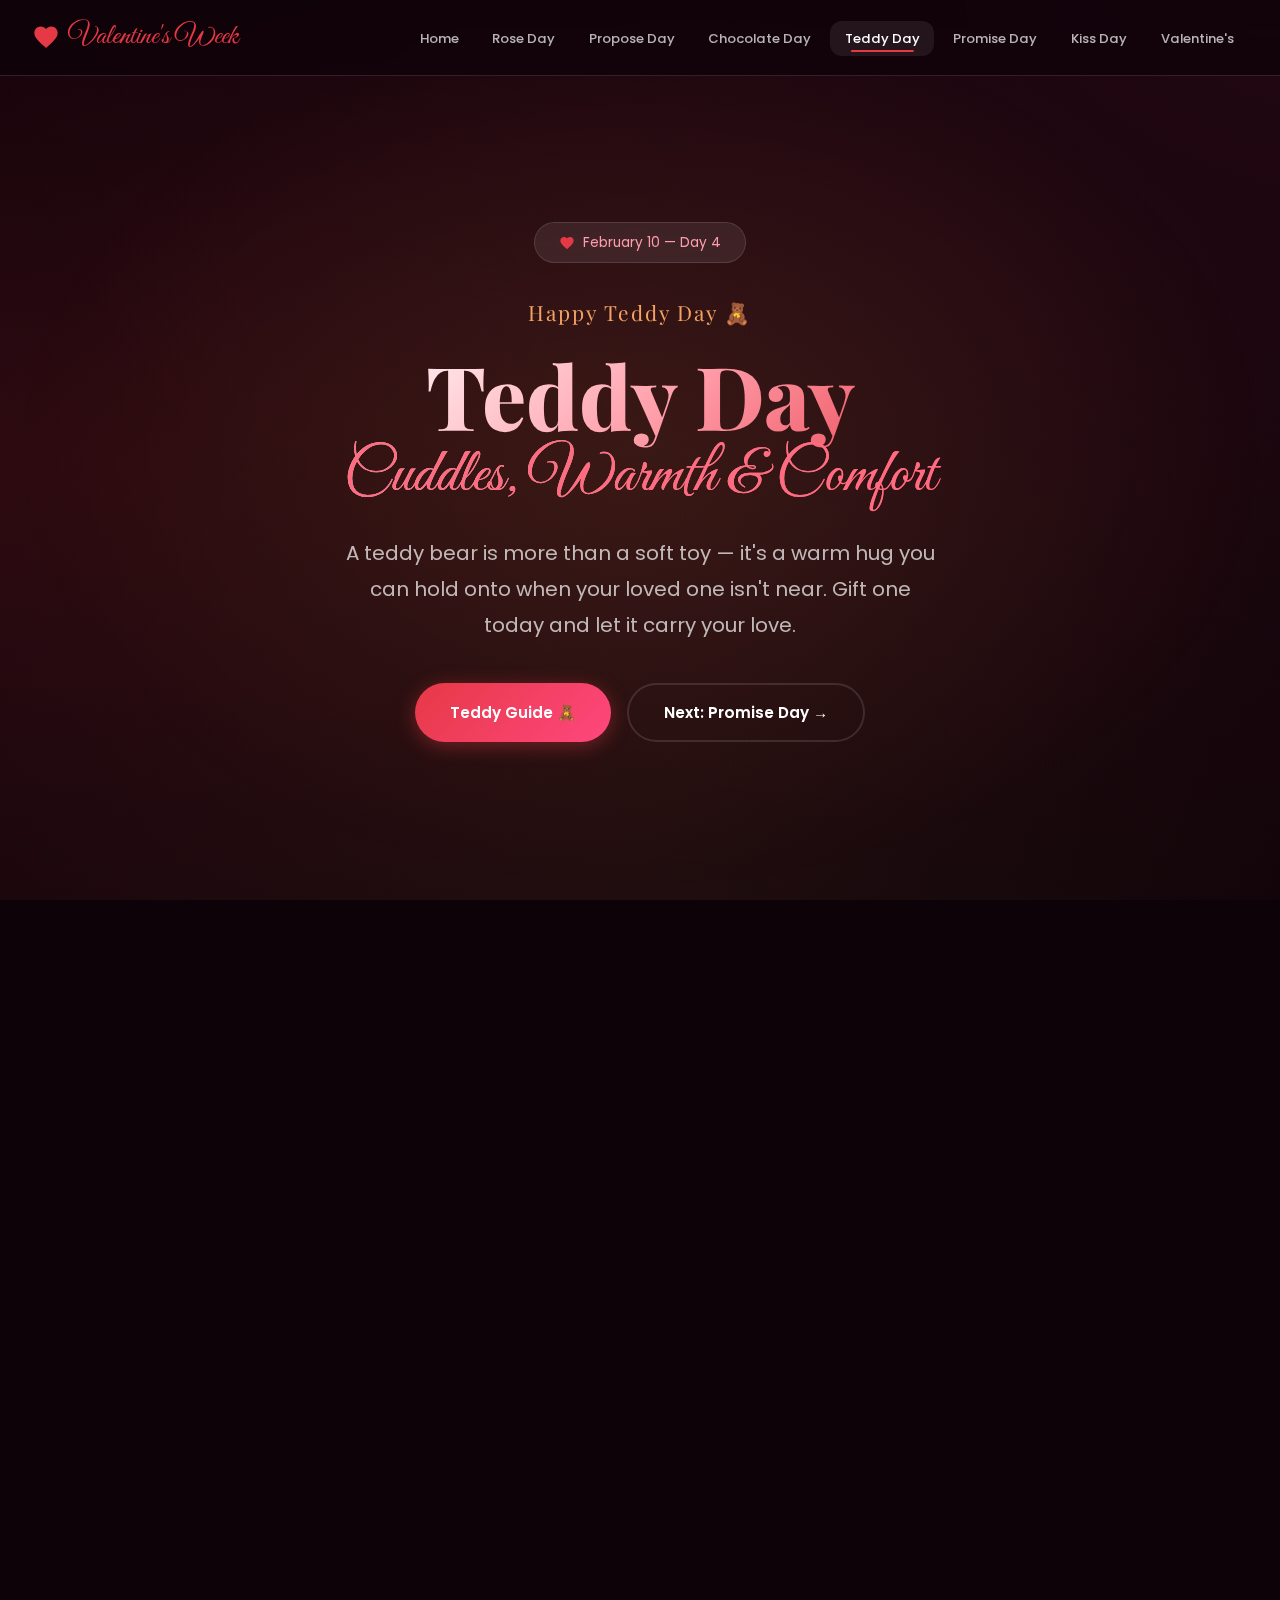
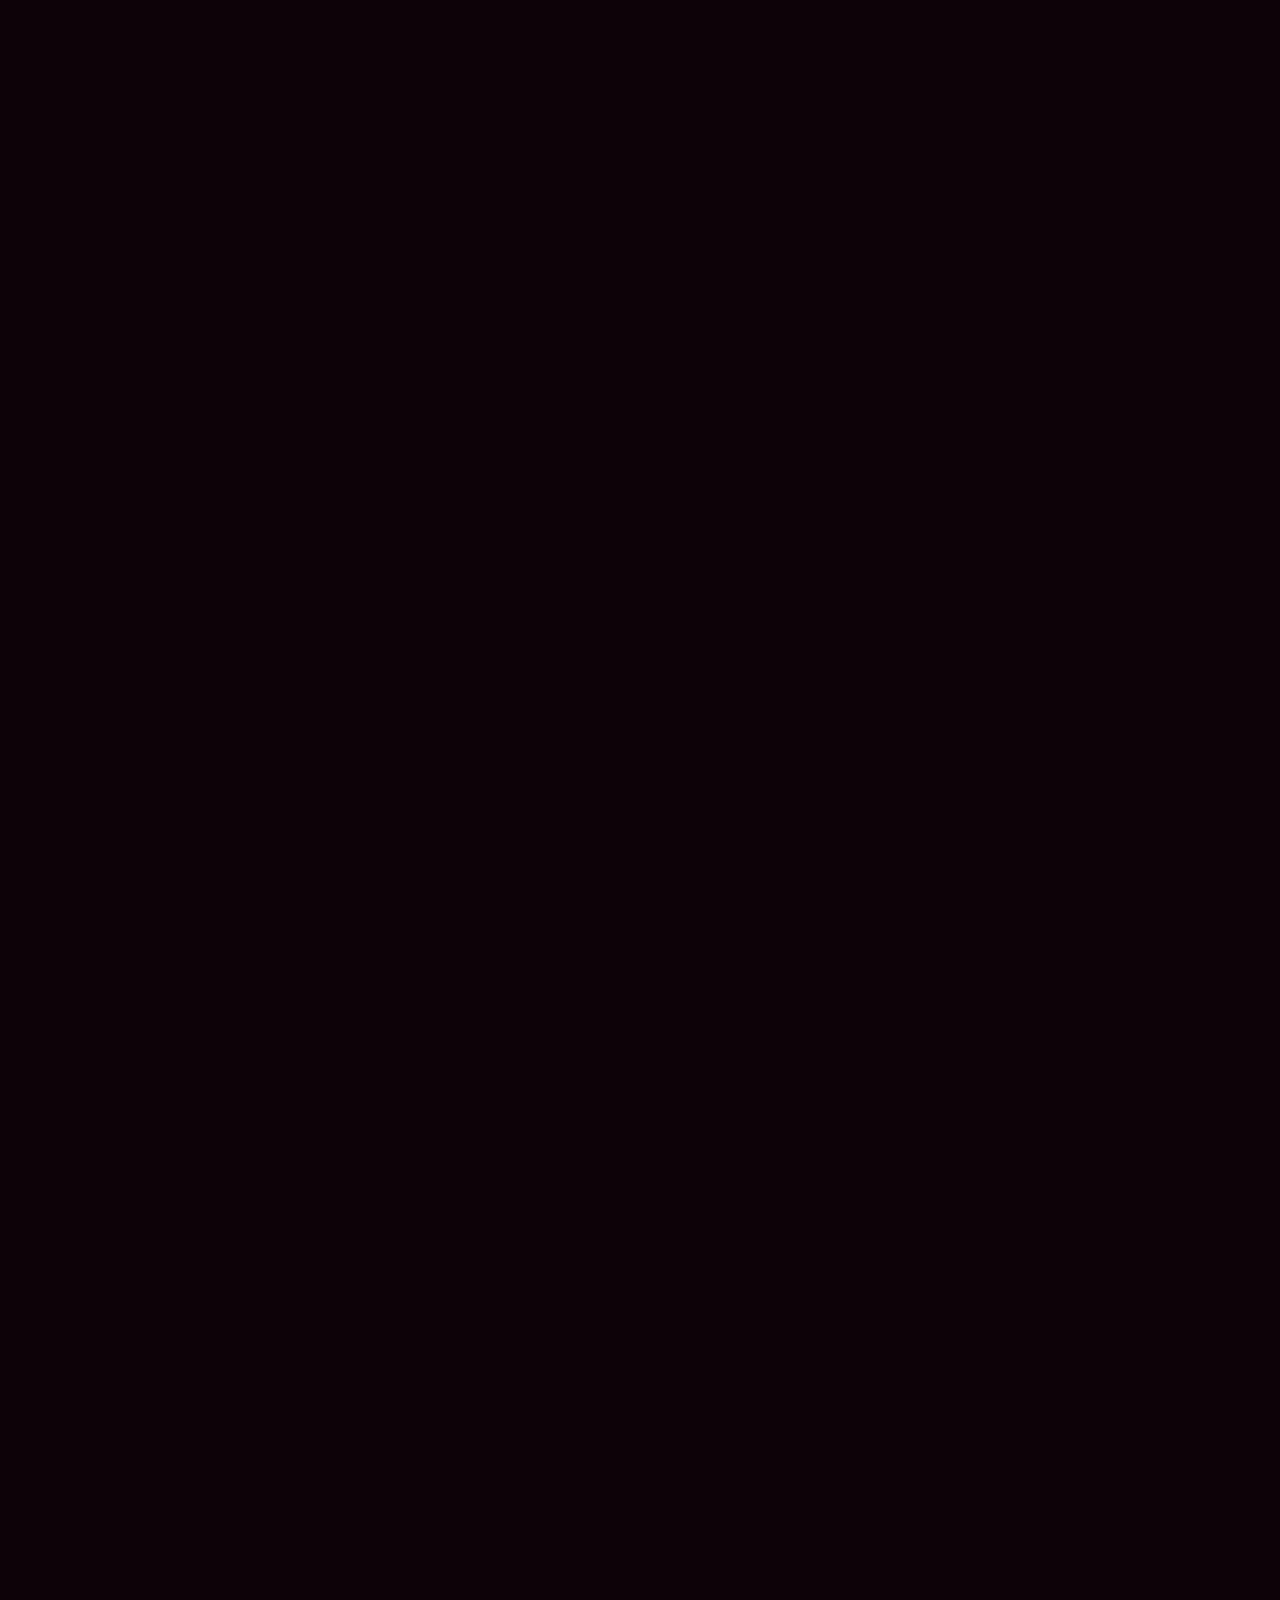
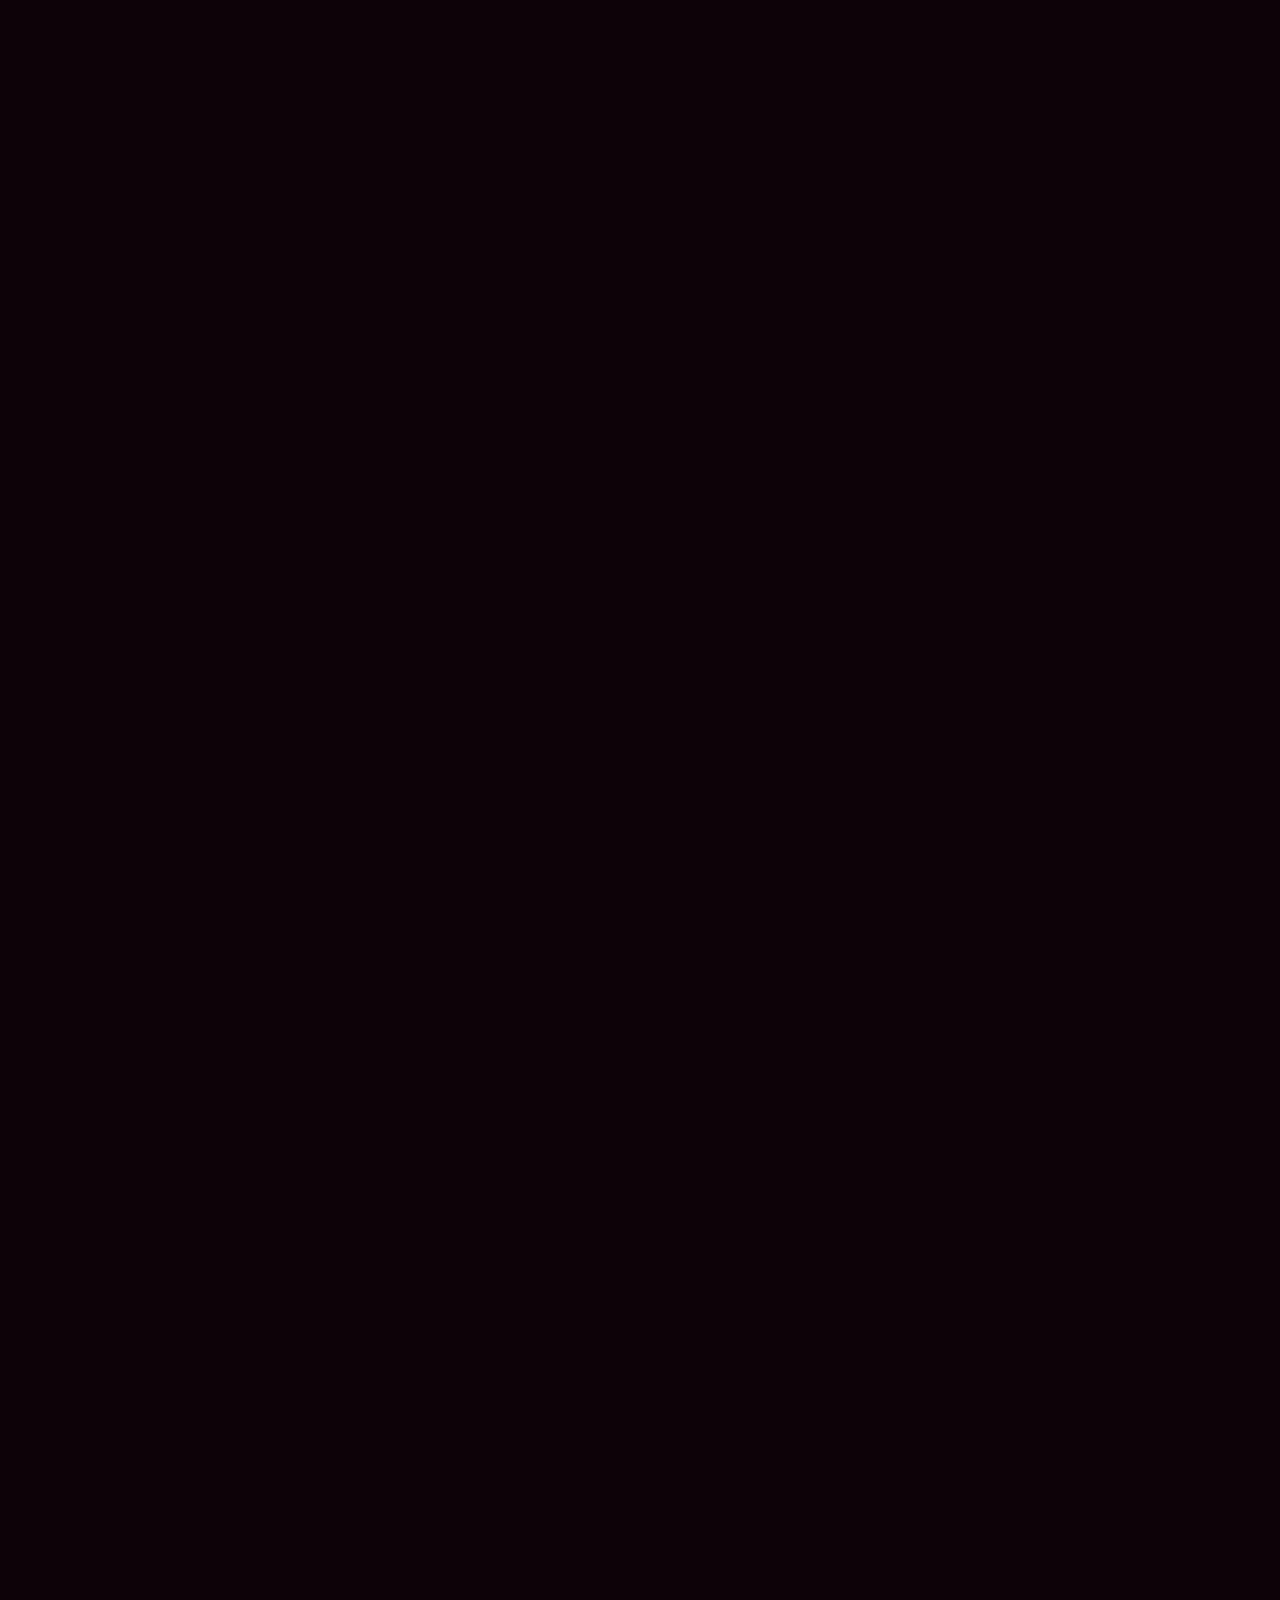
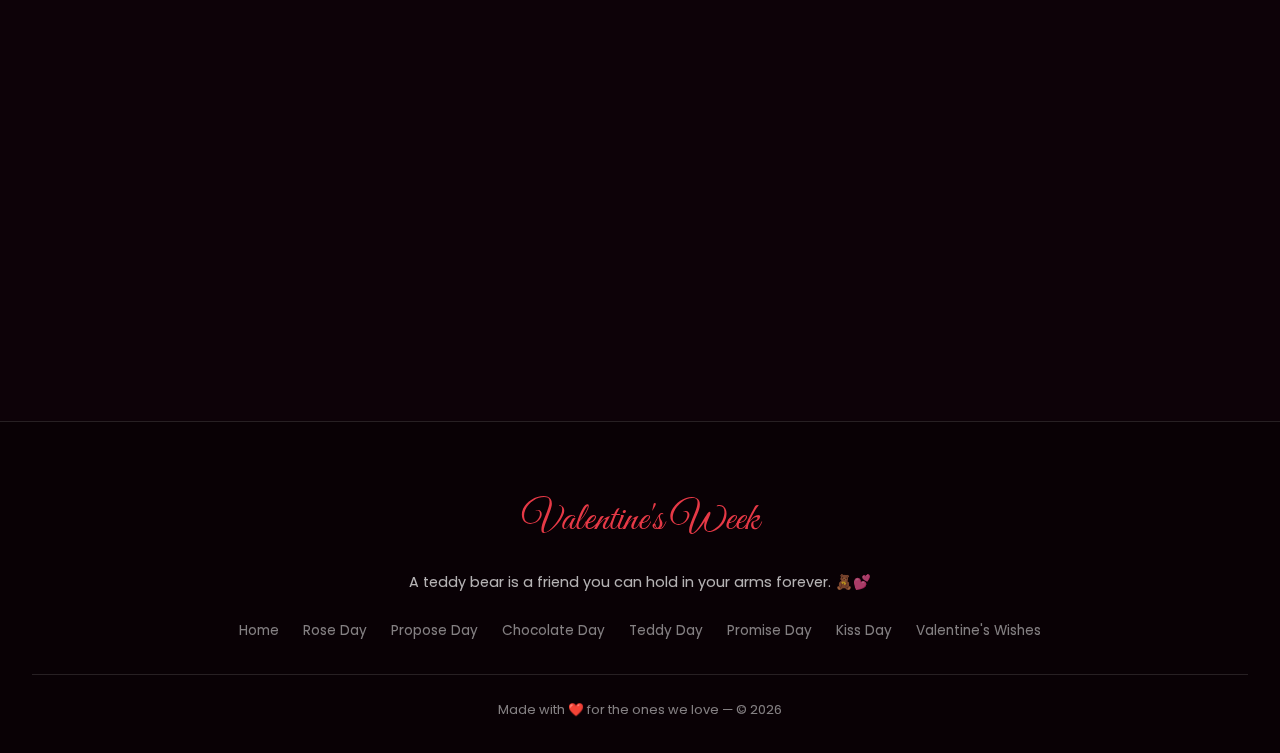
<file: teddy-day.html>
<!DOCTYPE html>
<html lang="en">

<head>
    <meta charset="UTF-8">
    <meta name="viewport" content="width=device-width, initial-scale=1.0">
    <meta name="description"
        content="Teddy Day - February 10. Gift a cute teddy bear to show your love and warmth. Explore adorable ideas for Teddy Day.">
    <title>🧸 Teddy Day - Valentine's Week</title>
    <link rel="stylesheet" href="styles.css">
    <link rel="icon"
        href="data:image/svg+xml,<svg xmlns='http://www.w3.org/2000/svg' viewBox='0 0 100 100'><text y='.9em' font-size='90'>🧸</text></svg>">
</head>

<body class="page-teddy page-transition">

    <div class="bg-animated"></div>
    <div class="hearts-container"></div>

    <nav class="navbar" id="navbar">
        <div class="nav-inner">
            <a href="index.html" class="nav-logo">
                <svg viewBox="0 0 24 24">
                    <path
                        d="M12 21.35l-1.45-1.32C5.4 15.36 2 12.28 2 8.5 2 5.42 4.42 3 7.5 3c1.74 0 3.41.81 4.5 2.09C13.09 3.81 14.76 3 16.5 3 19.58 3 22 5.42 22 8.5c0 3.78-3.4 6.86-8.55 11.54L12 21.35z" />
                </svg>
                Valentine's Week
            </a>
            <div class="mobile-toggle" id="mobileToggle">
                <span></span><span></span><span></span>
            </div>
            <ul class="nav-links" id="navLinks">
                <li><a href="index.html">Home</a></li>
                <li><a href="rose-day.html">Rose Day</a></li>
                <li><a href="propose-day.html">Propose Day</a></li>
                <li><a href="chocolate-day.html">Chocolate Day</a></li>
                <li><a href="teddy-day.html" class="active">Teddy Day</a></li>
                <li><a href="promise-day.html">Promise Day</a></li>
                <li><a href="kiss-day.html">Kiss Day</a></li>
                <li><a href="valentines-wishes.html">Valentine's</a></li>
            </ul>
        </div>
    </nav>

    <!-- Hero -->
    <section class="hero">
        <div class="hero-content">
            <div class="hero-badge">
                <svg viewBox="0 0 24 24">
                    <path
                        d="M12 21.35l-1.45-1.32C5.4 15.36 2 12.28 2 8.5 2 5.42 4.42 3 7.5 3c1.74 0 3.41.81 4.5 2.09C13.09 3.81 14.76 3 16.5 3 19.58 3 22 5.42 22 8.5c0 3.78-3.4 6.86-8.55 11.54L12 21.35z" />
                </svg>
                February 10 — Day 4
            </div>
            <div class="hero-date">Happy Teddy Day 🧸</div>
            <h1>
                Teddy Day
                <span class="script">Cuddles, Warmth & Comfort</span>
            </h1>
            <p>A teddy bear is more than a soft toy — it's a warm hug you can hold onto when your loved one isn't near.
                Gift one today and let it carry your love.</p>
            <div class="btn-group">
                <a href="#teddy-types" class="btn btn-primary">Teddy Guide 🧸</a>
                <a href="promise-day.html" class="btn btn-outline">Next: Promise Day →</a>
            </div>
        </div>
    </section>

    <!-- Split -->
    <section class="section">
        <div class="split-section animate-on-scroll">
            <div class="visual-side">🧸</div>
            <div class="text-side">
                <h2>The Story Behind Teddy Bears</h2>
                <p>The teddy bear was named after President Theodore "Teddy" Roosevelt in 1902. During a hunting trip,
                    Roosevelt refused to shoot a bear that had been tied to a tree, calling it unsportsmanlike. A
                    toymaker was so moved by this act of compassion that he created a stuffed bear and named it "Teddy's
                    Bear."</p>
                <p>Since then, teddy bears have become the universal symbol of comfort, love, and security. On Teddy
                    Day, we gift these soft companions as a promise: "Even when I'm not there, my love will keep you
                    warm."</p>
            </div>
        </div>
    </section>

    <!-- Teddy Types -->
    <section class="section" id="teddy-types">
        <div class="section-header animate-on-scroll">
            <p class="label">🎀 Find Your Teddy</p>
            <h2>Types of Teddy Bears</h2>
            <p>Each teddy carries a different message of love</p>
        </div>

        <div class="cards-grid">
            <div class="glass-card animate-on-scroll">
                <div class="card-icon">❤️</div>
                <h3>Red Teddy Bear</h3>
                <p>The classic symbol of romantic love. A red teddy says "my love for you is passionate and deep."
                    Perfect for your romantic partner.</p>
            </div>

            <div class="glass-card animate-on-scroll">
                <div class="card-icon">🤍</div>
                <h3>White Teddy Bear</h3>
                <p>Represents pure, sincere love and devotion. A white teddy whispers "my love for you is genuine and
                    true."</p>
            </div>

            <div class="glass-card animate-on-scroll">
                <div class="card-icon">🩷</div>
                <h3>Pink Teddy Bear</h3>
                <p>Sweet, gentle, and adorable — just like your love. Pink teddies are perfect for expressing tender
                    affection and care.</p>
            </div>

            <div class="glass-card animate-on-scroll">
                <div class="card-icon">🤎</div>
                <h3>Brown Teddy Bear</h3>
                <p>The classic, timeless teddy. Brown represents warmth, stability, and the comfort of a love that feels
                    like home.</p>
            </div>

            <div class="glass-card animate-on-scroll">
                <div class="card-icon">💛</div>
                <h3>Yellow Teddy Bear</h3>
                <p>Bright, cheerful, and full of joy! Yellow teddies are wonderful for friends and loved ones who bring
                    sunshine into your life.</p>
            </div>

            <div class="glass-card animate-on-scroll">
                <div class="card-icon">🩵</div>
                <h3>Blue Teddy Bear</h3>
                <p>Calm, peaceful, and trustworthy. A blue teddy represents the depth and serenity of unconditional
                    love.</p>
            </div>
        </div>
    </section>

    <!-- Quote -->
    <section class="quote-section animate-on-scroll">
        <p class="quote-text">"A teddy bear does not depend upon mechanics to give it the semblance of life. It is
            animated by love."</p>
        <span class="quote-author">— Pam Brown</span>
    </section>

    <!-- Celebration Ideas -->
    <section class="section">
        <div class="section-header animate-on-scroll">
            <p class="label">💡 Sweet Ideas</p>
            <h2>Teddy Day Celebration Ideas</h2>
        </div>

        <div class="wishes-grid">
            <div class="wish-card animate-on-scroll">
                <div class="wish-emoji">🎁</div>
                <h4>Giant Teddy Surprise</h4>
                <p>Surprise your loved one with a life-size teddy bear waiting for them at home. The bigger the teddy,
                    the bigger the smile!</p>
            </div>

            <div class="wish-card animate-on-scroll">
                <div class="wish-emoji">🧵</div>
                <h4>DIY Teddy Bear</h4>
                <p>Make a handmade teddy bear together. It doesn't have to be perfect — the love stitched into every
                    seam makes it priceless.</p>
            </div>

            <div class="wish-card animate-on-scroll">
                <div class="wish-emoji">📝</div>
                <h4>Teddy + Love Note</h4>
                <p>Attach a heartfelt handwritten note to the teddy. Every time they hug it, they'll remember your sweet
                    words.</p>
            </div>

            <div class="wish-card animate-on-scroll">
                <div class="wish-emoji">🎤</div>
                <h4>Talking Teddy</h4>
                <p>Record a personal voice message inside a teddy bear. Your voice saying "I love you" — the most
                    comforting sound in the world.</p>
            </div>

            <div class="wish-card animate-on-scroll">
                <div class="wish-emoji">📸</div>
                <h4>Teddy Photoshoot</h4>
                <p>Have a fun photoshoot with your teddy bears! Create adorable memories and share them on social media.
                </p>
            </div>

            <div class="wish-card animate-on-scroll">
                <div class="wish-emoji">🎬</div>
                <h4>Movie & Cuddle Night</h4>
                <p>Wrap up in a cozy blanket with your teddy bears and watch your favorite romantic movies together.
                    Popcorn included!</p>
            </div>
        </div>
    </section>

    <!-- Fun Facts -->
    <section class="section">
        <div class="section-header animate-on-scroll">
            <p class="label">🌟 Did You Know?</p>
            <h2>Teddy Bear Fun Facts</h2>
        </div>

        <ul class="feature-list animate-on-scroll">
            <li>
                <span class="icon">🏆</span>
                <div><strong>Most Expensive Teddy</strong>The most expensive teddy bear ever sold was a Steiff Louis
                    Vuitton bear that went for $2.1 million at auction!</div>
            </li>
            <li>
                <span class="icon">📅</span>
                <div><strong>National Teddy Bear Day</strong>September 9th is celebrated as National Teddy Bear Day in
                    many countries around the world.</div>
            </li>
            <li>
                <span class="icon">🌎</span>
                <div><strong>4 Billion Bears</strong>It's estimated that over 4 billion teddy bears have been made since
                    1902. That's a lot of cuddles!</div>
            </li>
            <li>
                <span class="icon">🧪</span>
                <div><strong>Comfort Science</strong>Studies show that hugging a teddy bear can reduce stress and
                    anxiety — they actually provide therapeutic benefits.</div>
            </li>
        </ul>
    </section>

    <!-- Navigation -->
    <section class="section" style="text-align:center;">
        <div class="animate-on-scroll">
            <p style="color:var(--text-muted); margin-bottom:1rem;">Continue the Journey of Love</p>
            <div class="btn-group">
                <a href="chocolate-day.html" class="btn btn-outline">← Chocolate Day</a>
                <a href="promise-day.html" class="btn btn-primary">Next: Promise Day 🤝</a>
            </div>
        </div>
    </section>

    <!-- Footer -->
    <footer class="footer">
        <div class="footer-content">
            <div class="footer-logo">Valentine's Week</div>
            <p>A teddy bear is a friend you can hold in your arms forever. 🧸💕</p>
            <div class="footer-links">
                <a href="index.html">Home</a>
                <a href="rose-day.html">Rose Day</a>
                <a href="propose-day.html">Propose Day</a>
                <a href="chocolate-day.html">Chocolate Day</a>
                <a href="teddy-day.html">Teddy Day</a>
                <a href="promise-day.html">Promise Day</a>
                <a href="kiss-day.html">Kiss Day</a>
                <a href="valentines-wishes.html">Valentine's Wishes</a>
            </div>
            <div class="footer-bottom">
                Made with <span>❤️</span> for the ones we love — © 2026
            </div>
        </div>
    </footer>

    <script src="script.js"></script>
</body>

</html>
</file>
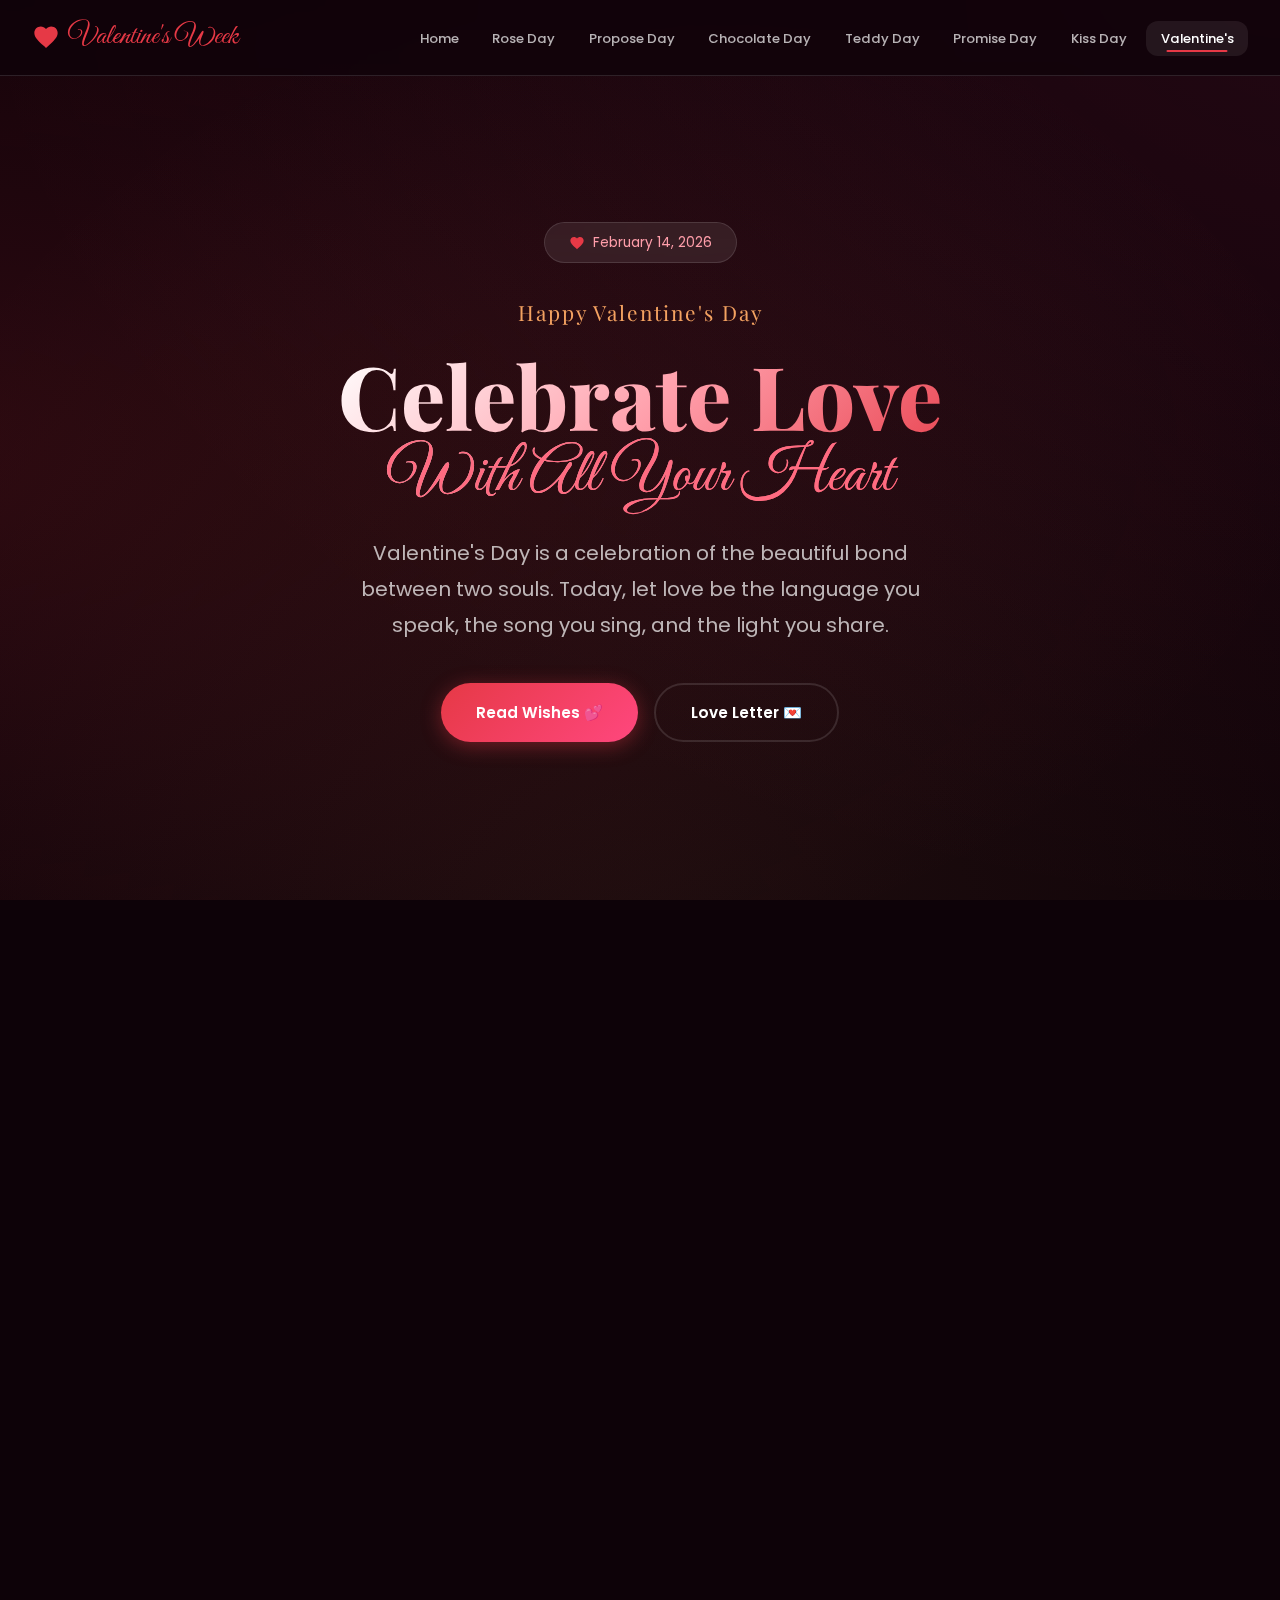
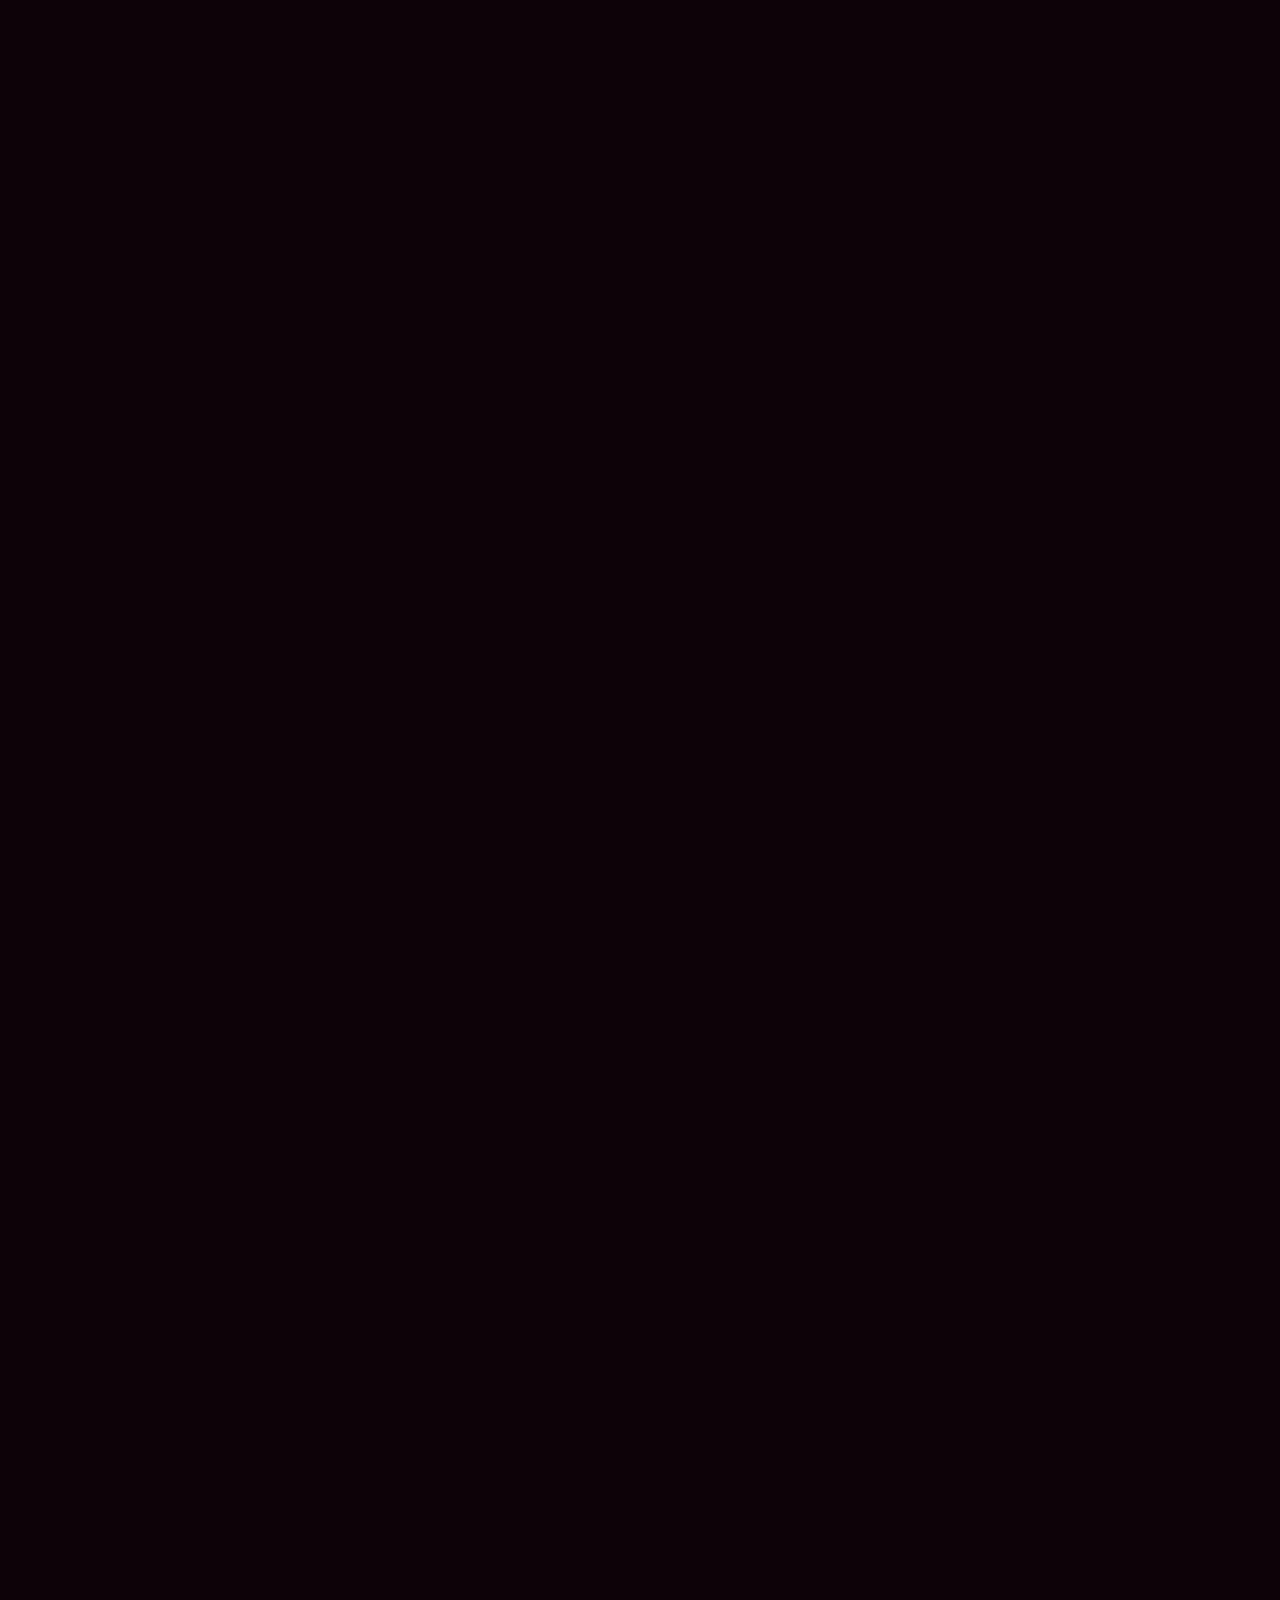
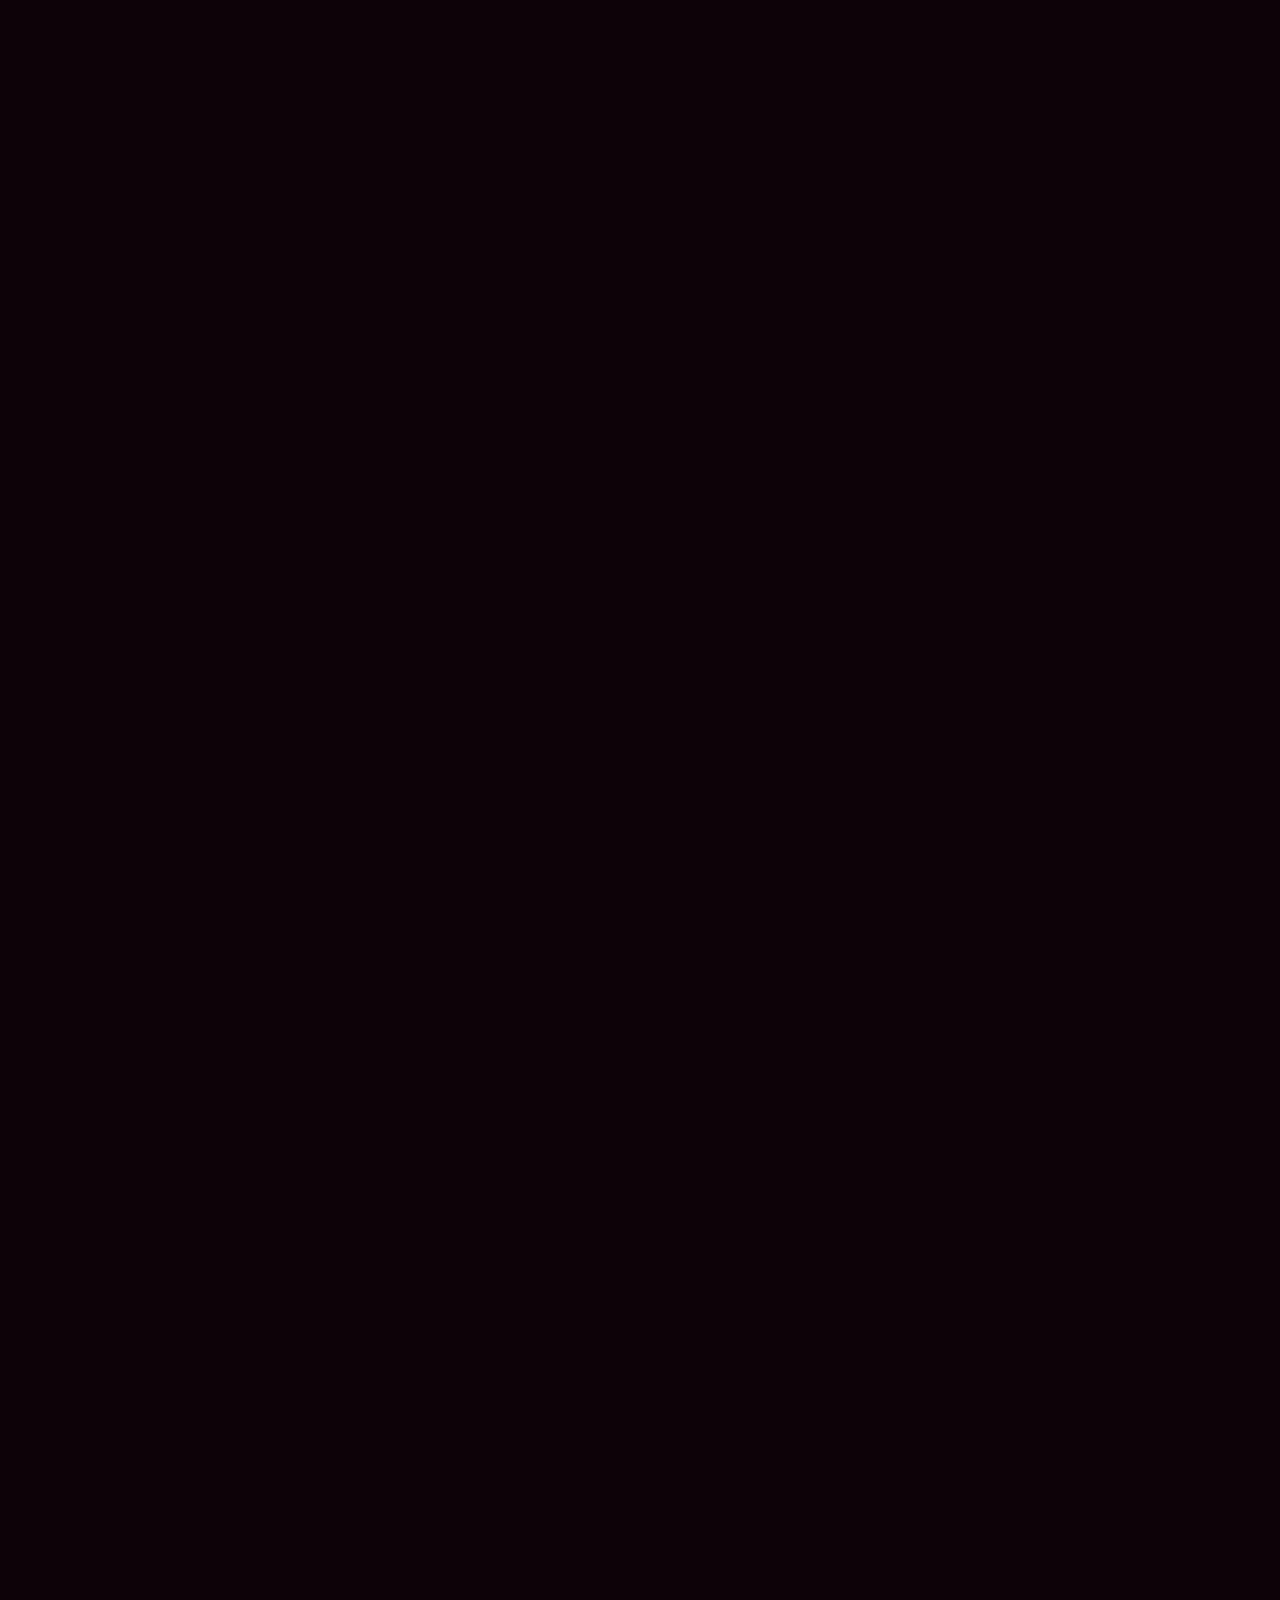
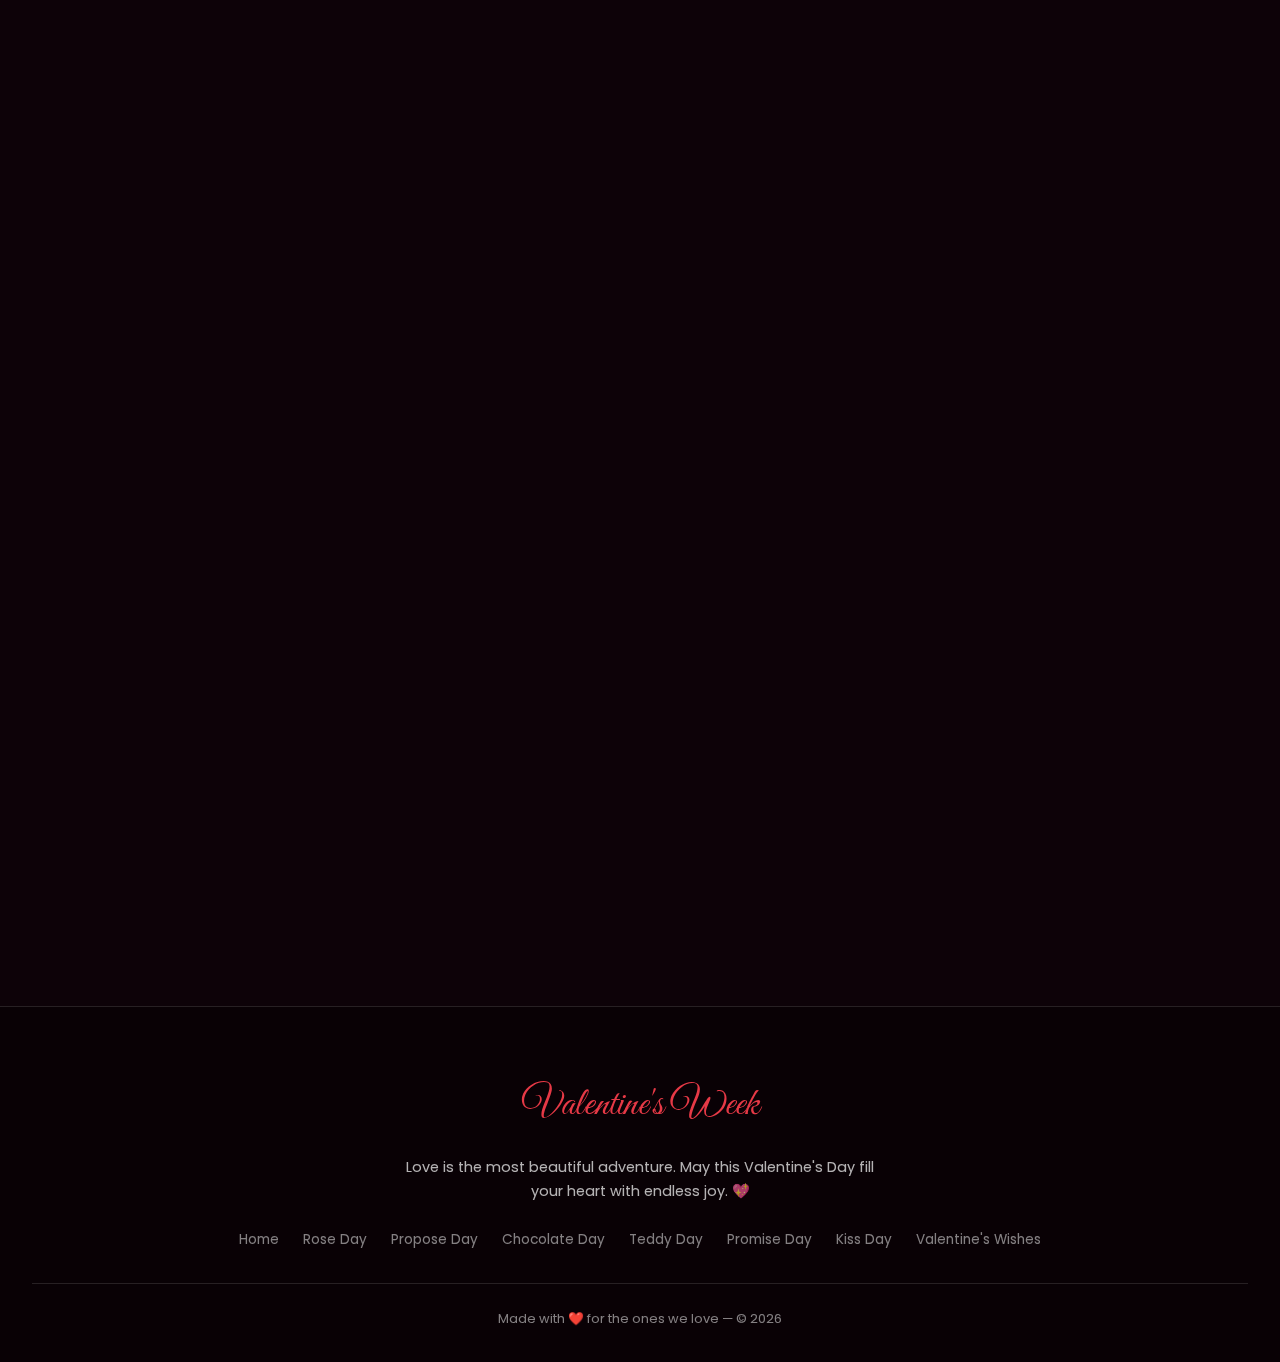
<file: valentines-wishes.html>
<!DOCTYPE html>
<html lang="en">

<head>
    <meta charset="UTF-8">
    <meta name="viewport" content="width=device-width, initial-scale=1.0">
    <meta name="description"
        content="Send beautiful Valentine's Day wishes and love letters to your special one. Express your love on February 14.">
    <title>💖 Valentine's Day - Wishes & Celebrations</title>
    <link rel="stylesheet" href="styles.css">
    <link rel="icon"
        href="data:image/svg+xml,<svg xmlns='http://www.w3.org/2000/svg' viewBox='0 0 100 100'><text y='.9em' font-size='90'>💖</text></svg>">
</head>

<body class="page-transition">

    <div class="bg-animated"></div>
    <div class="hearts-container"></div>

    <!-- Navigation -->
    <nav class="navbar" id="navbar">
        <div class="nav-inner">
            <a href="index.html" class="nav-logo">
                <svg viewBox="0 0 24 24">
                    <path
                        d="M12 21.35l-1.45-1.32C5.4 15.36 2 12.28 2 8.5 2 5.42 4.42 3 7.5 3c1.74 0 3.41.81 4.5 2.09C13.09 3.81 14.76 3 16.5 3 19.58 3 22 5.42 22 8.5c0 3.78-3.4 6.86-8.55 11.54L12 21.35z" />
                </svg>
                Valentine's Week
            </a>
            <div class="mobile-toggle" id="mobileToggle">
                <span></span><span></span><span></span>
            </div>
            <ul class="nav-links" id="navLinks">
                <li><a href="index.html">Home</a></li>
                <li><a href="rose-day.html">Rose Day</a></li>
                <li><a href="propose-day.html">Propose Day</a></li>
                <li><a href="chocolate-day.html">Chocolate Day</a></li>
                <li><a href="teddy-day.html">Teddy Day</a></li>
                <li><a href="promise-day.html">Promise Day</a></li>
                <li><a href="kiss-day.html">Kiss Day</a></li>
                <li><a href="valentines-wishes.html" class="active">Valentine's</a></li>
            </ul>
        </div>
    </nav>

    <!-- Hero -->
    <section class="hero">
        <div class="hero-content">
            <div class="hero-badge">
                <svg viewBox="0 0 24 24">
                    <path
                        d="M12 21.35l-1.45-1.32C5.4 15.36 2 12.28 2 8.5 2 5.42 4.42 3 7.5 3c1.74 0 3.41.81 4.5 2.09C13.09 3.81 14.76 3 16.5 3 19.58 3 22 5.42 22 8.5c0 3.78-3.4 6.86-8.55 11.54L12 21.35z" />
                </svg>
                February 14, 2026
            </div>
            <div class="hero-date">Happy Valentine's Day</div>
            <h1>
                Celebrate Love
                <span class="script">With All Your Heart</span>
            </h1>
            <p>Valentine's Day is a celebration of the beautiful bond between two souls. Today, let love be the language
                you speak, the song you sing, and the light you share.</p>
            <div class="btn-group">
                <a href="#wishes" class="btn btn-primary">Read Wishes 💕</a>
                <a href="#letter" class="btn btn-outline">Love Letter 💌</a>
            </div>
        </div>
    </section>

    <!-- Wishes Grid -->
    <section class="section" id="wishes">
        <div class="section-header animate-on-scroll">
            <p class="label">💕 Heartfelt Wishes</p>
            <h2>Valentine's Day Wishes</h2>
            <p>Beautiful messages to share with your loved one</p>
        </div>

        <div class="wishes-grid">
            <div class="wish-card animate-on-scroll">
                <div class="wish-emoji">💖</div>
                <h4>Forever Yours</h4>
                <p>"Every love story is beautiful, but ours is my favorite. Happy Valentine's Day to the love of my
                    life!"</p>
            </div>

            <div class="wish-card animate-on-scroll">
                <div class="wish-emoji">🌹</div>
                <h4>Eternal Love</h4>
                <p>"You are my today and all of my tomorrows. I love you more than words could ever say. Happy
                    Valentine's Day!"</p>
            </div>

            <div class="wish-card animate-on-scroll">
                <div class="wish-emoji">✨</div>
                <h4>My Everything</h4>
                <p>"In a sea of people, my eyes will always search for you. You are my heart, my soul, my everything."
                </p>
            </div>

            <div class="wish-card animate-on-scroll">
                <div class="wish-emoji">💝</div>
                <h4>Soul Connection</h4>
                <p>"I didn't choose you. My heart did. And every beat since then has whispered your name. Happy
                    Valentine's!"</p>
            </div>

            <div class="wish-card animate-on-scroll">
                <div class="wish-emoji">🦋</div>
                <h4>Beautiful Journey</h4>
                <p>"With you, every moment feels like magic. You make the ordinary extraordinary. I love you endlessly."
                </p>
            </div>

            <div class="wish-card animate-on-scroll">
                <div class="wish-emoji">🌟</div>
                <h4>Starlit Love</h4>
                <p>"If I had a star for every time you brightened my day, I'd have the entire night sky in my hands."
                </p>
            </div>

            <div class="wish-card animate-on-scroll">
                <div class="wish-emoji">💐</div>
                <h4>Pure Devotion</h4>
                <p>"You are the poem I never knew how to write, and the story I always dreamed of living. Be my
                    valentine, today and always."</p>
            </div>

            <div class="wish-card animate-on-scroll">
                <div class="wish-emoji">🕊️</div>
                <h4>Peaceful Love</h4>
                <p>"In your arms, I found my home. In your eyes, I found my world. Happy Valentine's Day, my forever
                    person."</p>
            </div>

            <div class="wish-card animate-on-scroll">
                <div class="wish-emoji">🌈</div>
                <h4>Colorful Together</h4>
                <p>"You are the colors in my world that make everything brighter. Thank you for painting my life with
                    love."</p>
            </div>
        </div>
    </section>

    <!-- Love Letter -->
    <section class="section" id="letter">
        <div class="section-header animate-on-scroll">
            <p class="label">💌 From the Heart</p>
            <h2>A Love Letter</h2>
        </div>

        <div class="love-letter animate-on-scroll">
            <h3>My Dearest Love,</h3>
            <p>
                Words fail to capture what my heart feels for you. Every sunrise reminds me of the warmth you bring into
                my life, and every sunset paints the sky with the colors of our love story.
                <br><br>
                You are the melody in my silence, the light in my darkness, and the peace in my chaos. With you, I've
                discovered a love so deep that it flows through eternity.
                <br><br>
                On this Valentine's Day, I want you to know — you are not just my partner, you are my best friend, my
                soulmate, and my greatest adventure. I choose you today, tomorrow, and every day after.
                <br><br>
                Thank you for loving me in ways I never knew I deserved.
            </p>
            <div class="signature">Forever & Always ❤️</div>
        </div>
    </section>

    <!-- Quotes -->
    <section class="section">
        <div class="section-header animate-on-scroll">
            <p class="label">💫 Words of Love</p>
            <h2>Timeless Love Quotes</h2>
        </div>

        <div class="cards-grid cards-grid-3">
            <div class="glass-card animate-on-scroll">
                <div class="card-icon">💕</div>
                <h3>Shakespeare</h3>
                <p>"My bounty is as boundless as the sea, my love as deep; the more I give to thee, the more I have, for
                    both are infinite."</p>
            </div>

            <div class="glass-card animate-on-scroll">
                <div class="card-icon">🌙</div>
                <h3>Pablo Neruda</h3>
                <p>"I love you without knowing how, or when, or from where. I love you simply, without problems or
                    pride."</p>
            </div>

            <div class="glass-card animate-on-scroll">
                <div class="card-icon">🌺</div>
                <h3>Rumi</h3>
                <p>"Lovers don't finally meet somewhere. They're in each other all along."</p>
            </div>

            <div class="glass-card animate-on-scroll">
                <div class="card-icon">🌊</div>
                <h3>Nicholas Sparks</h3>
                <p>"The best love is the kind that awakens the soul and makes us reach for more, that plants a fire in
                    our hearts."</p>
            </div>

            <div class="glass-card animate-on-scroll">
                <div class="card-icon">🎭</div>
                <h3>Victor Hugo</h3>
                <p>"The greatest happiness of life is the conviction that we are loved; loved for ourselves, or rather,
                    loved in spite of ourselves."</p>
            </div>

            <div class="glass-card animate-on-scroll">
                <div class="card-icon">🌸</div>
                <h3>E.E. Cummings</h3>
                <p>"I carry your heart with me (I carry it in my heart). I am never without it."</p>
            </div>
        </div>
    </section>

    <!-- How to Celebrate -->
    <section class="section">
        <div class="section-header animate-on-scroll">
            <p class="label">🎉 Celebrate</p>
            <h2>Ways to Celebrate</h2>
        </div>

        <div class="cards-grid">
            <div class="glass-card animate-on-scroll">
                <div class="card-icon">🍽️</div>
                <h3>Romantic Dinner</h3>
                <p>Cook a special meal together or book a table at your favorite restaurant. Candlelight, soft music,
                    and good food make the perfect Valentine's evening.</p>
            </div>

            <div class="glass-card animate-on-scroll">
                <div class="card-icon">📝</div>
                <h3>Write a Letter</h3>
                <p>In the age of texts, a handwritten love letter is priceless. Pour your feelings onto paper and create
                    a keepsake they'll treasure forever.</p>
            </div>

            <div class="glass-card animate-on-scroll">
                <div class="card-icon">🌌</div>
                <h3>Stargazing</h3>
                <p>Find a quiet spot, bring a blanket, and watch the stars together. Share dreams, whisper secrets, and
                    let the universe witness your love.</p>
            </div>

            <div class="glass-card animate-on-scroll">
                <div class="card-icon">🎁</div>
                <h3>Thoughtful Gifts</h3>
                <p>It's not about the price tag — it's about the thought. A photo album, a playlist, or a custom gift
                    shows how well you know them.</p>
            </div>

            <div class="glass-card animate-on-scroll">
                <div class="card-icon">🚶‍♂️</div>
                <h3>Sunset Walk</h3>
                <p>Take a leisurely walk during golden hour. Hold hands, talk about your memories, and create new ones
                    as the sun paints the sky.</p>
            </div>

            <div class="glass-card animate-on-scroll">
                <div class="card-icon">🎬</div>
                <h3>Movie Marathon</h3>
                <p>Cozy up with popcorn and watch your favorite romantic movies. From classics to modern love stories —
                    make it a memorable night in.</p>
            </div>
        </div>
    </section>

    <!-- Final Quote -->
    <section class="quote-section animate-on-scroll">
        <p class="quote-text">"In all the world, there is no heart for me like yours. In all the world, there is no love
            for you like mine."</p>
        <span class="quote-author">— Maya Angelou</span>
    </section>

    <!-- Footer -->
    <footer class="footer">
        <div class="footer-content">
            <div class="footer-logo">Valentine's Week</div>
            <p>Love is the most beautiful adventure. May this Valentine's Day fill your heart with endless joy. 💖</p>
            <div class="footer-links">
                <a href="index.html">Home</a>
                <a href="rose-day.html">Rose Day</a>
                <a href="propose-day.html">Propose Day</a>
                <a href="chocolate-day.html">Chocolate Day</a>
                <a href="teddy-day.html">Teddy Day</a>
                <a href="promise-day.html">Promise Day</a>
                <a href="kiss-day.html">Kiss Day</a>
                <a href="valentines-wishes.html">Valentine's Wishes</a>
            </div>
            <div class="footer-bottom">
                Made with <span>❤️</span> for the ones we love — © 2026
            </div>
        </div>
    </footer>

    <script src="script.js"></script>
</body>

</html>
</file>
<file: styles.css>
/* ============================================
   Valentine's Week - Global Styles
   ============================================ */

@import url('https://fonts.googleapis.com/css2?family=Playfair+Display:ital,wght@0,400;0,600;0,700;0,800;1,400;1,700&family=Poppins:wght@300;400;500;600;700&family=Great+Vibes&display=swap');

/* ---------- CSS Variables ---------- */
:root {
  --primary: #e63946;
  --primary-dark: #c41e3a;
  --primary-light: #ff6b81;
  --secondary: #ff9eaa;
  --accent-gold: #f4a261;
  --accent-pink: #ff477e;
  --bg-dark: #0d0208;
  --bg-dark-2: #1a0a10;
  --bg-card: rgba(255, 255, 255, 0.06);
  --text-light: #fff;
  --text-muted: rgba(255, 255, 255, 0.7);
  --text-soft: rgba(255, 255, 255, 0.5);
  --glass-bg: rgba(255, 255, 255, 0.08);
  --glass-border: rgba(255, 255, 255, 0.12);
  --shadow: 0 8px 32px rgba(0, 0, 0, 0.4);
  --shadow-glow: 0 0 40px rgba(230, 57, 70, 0.3);
  --transition: all 0.4s cubic-bezier(0.25, 0.46, 0.45, 0.94);
  --radius: 20px;
  --radius-sm: 12px;
}

/* ---------- Reset & Base ---------- */
*, *::before, *::after {
  margin: 0;
  padding: 0;
  box-sizing: border-box;
}

html {
  scroll-behavior: smooth;
  font-size: 16px;
}

body {
  font-family: 'Poppins', sans-serif;
  background: var(--bg-dark);
  color: var(--text-light);
  min-height: 100vh;
  overflow-x: hidden;
  line-height: 1.7;
}

a {
  text-decoration: none;
  color: inherit;
}

img {
  max-width: 100%;
  display: block;
}

/* ---------- Animated Background ---------- */
.bg-animated {
  position: fixed;
  top: 0;
  left: 0;
  width: 100%;
  height: 100%;
  z-index: -2;
  overflow: hidden;
}

.bg-animated::before {
  content: '';
  position: absolute;
  width: 200%;
  height: 200%;
  top: -50%;
  left: -50%;
  background: radial-gradient(ellipse at 20% 50%, rgba(230, 57, 70, 0.15) 0%, transparent 50%),
              radial-gradient(ellipse at 80% 20%, rgba(255, 71, 126, 0.1) 0%, transparent 50%),
              radial-gradient(ellipse at 50% 80%, rgba(244, 162, 97, 0.08) 0%, transparent 50%);
  animation: bgFloat 20s ease-in-out infinite;
}

@keyframes bgFloat {
  0%, 100% { transform: translate(0, 0) rotate(0deg); }
  33% { transform: translate(30px, -30px) rotate(1deg); }
  66% { transform: translate(-20px, 20px) rotate(-1deg); }
}

/* ---------- Floating Hearts ---------- */
.hearts-container {
  position: fixed;
  top: 0;
  left: 0;
  width: 100%;
  height: 100%;
  pointer-events: none;
  z-index: -1;
  overflow: hidden;
}

.floating-heart {
  position: absolute;
  bottom: -80px;
  opacity: 0;
  animation: floatUp linear infinite;
}

.floating-heart svg {
  filter: drop-shadow(0 0 6px rgba(230, 57, 70, 0.4));
}

@keyframes floatUp {
  0% {
    opacity: 0;
    transform: translateY(0) rotate(0deg) scale(0.5);
  }
  10% {
    opacity: 0.8;
  }
  90% {
    opacity: 0.3;
  }
  100% {
    opacity: 0;
    transform: translateY(-110vh) rotate(720deg) scale(1);
  }
}

/* ---------- Navigation ---------- */
.navbar {
  position: fixed;
  top: 0;
  left: 0;
  width: 100%;
  z-index: 1000;
  padding: 0.8rem 2rem;
  background: rgba(13, 2, 8, 0.7);
  backdrop-filter: blur(20px);
  -webkit-backdrop-filter: blur(20px);
  border-bottom: 1px solid var(--glass-border);
  transition: var(--transition);
}

.navbar.scrolled {
  padding: 0.5rem 2rem;
  background: rgba(13, 2, 8, 0.92);
  box-shadow: 0 4px 30px rgba(0, 0, 0, 0.5);
}

.nav-inner {
  max-width: 1400px;
  margin: 0 auto;
  display: flex;
  align-items: center;
  justify-content: space-between;
}

.nav-logo {
  font-family: 'Great Vibes', cursive;
  font-size: 1.8rem;
  color: var(--primary);
  display: flex;
  align-items: center;
  gap: 0.5rem;
  transition: var(--transition);
}

.nav-logo:hover {
  color: var(--primary-light);
  transform: scale(1.05);
}

.nav-logo svg {
  width: 28px;
  height: 28px;
  fill: var(--primary);
  animation: heartbeat 1.5s ease-in-out infinite;
}

@keyframes heartbeat {
  0%, 100% { transform: scale(1); }
  14% { transform: scale(1.2); }
  28% { transform: scale(1); }
  42% { transform: scale(1.15); }
  56% { transform: scale(1); }
}

.nav-links {
  display: flex;
  list-style: none;
  gap: 0.3rem;
  flex-wrap: wrap;
  justify-content: center;
}

.nav-links a {
  padding: 0.5rem 0.9rem;
  border-radius: var(--radius-sm);
  font-size: 0.82rem;
  font-weight: 500;
  color: var(--text-muted);
  transition: var(--transition);
  position: relative;
  white-space: nowrap;
}

.nav-links a::after {
  content: '';
  position: absolute;
  bottom: 4px;
  left: 50%;
  width: 0;
  height: 2px;
  background: var(--primary);
  transition: var(--transition);
  transform: translateX(-50%);
  border-radius: 2px;
}

.nav-links a:hover,
.nav-links a.active {
  color: var(--text-light);
  background: var(--glass-bg);
}

.nav-links a:hover::after,
.nav-links a.active::after {
  width: 60%;
}

.mobile-toggle {
  display: none;
  flex-direction: column;
  gap: 5px;
  cursor: pointer;
  padding: 5px;
  z-index: 1001;
}

.mobile-toggle span {
  width: 28px;
  height: 2.5px;
  background: var(--text-light);
  border-radius: 3px;
  transition: var(--transition);
}

.mobile-toggle.active span:nth-child(1) {
  transform: rotate(45deg) translate(5px, 5px);
}

.mobile-toggle.active span:nth-child(2) {
  opacity: 0;
}

.mobile-toggle.active span:nth-child(3) {
  transform: rotate(-45deg) translate(5px, -5px);
}

/* ---------- Hero Section ---------- */
.hero {
  min-height: 100vh;
  display: flex;
  align-items: center;
  justify-content: center;
  text-align: center;
  padding: 8rem 2rem 4rem;
  position: relative;
}

.hero-content {
  max-width: 900px;
  animation: fadeInUp 1s ease-out;
}

.hero-badge {
  display: inline-flex;
  align-items: center;
  gap: 0.5rem;
  padding: 0.5rem 1.5rem;
  background: var(--glass-bg);
  border: 1px solid var(--glass-border);
  border-radius: 50px;
  font-size: 0.85rem;
  color: var(--secondary);
  margin-bottom: 2rem;
  backdrop-filter: blur(10px);
}

.hero-badge svg {
  width: 16px;
  height: 16px;
  fill: var(--primary);
  animation: heartbeat 1.5s ease-in-out infinite;
}

.hero h1 {
  font-family: 'Playfair Display', serif;
  font-size: clamp(2.8rem, 7vw, 5.5rem);
  font-weight: 800;
  line-height: 1.1;
  margin-bottom: 1.5rem;
  background: linear-gradient(135deg, #fff 0%, #ff9eaa 50%, #e63946 100%);
  -webkit-background-clip: text;
  -webkit-text-fill-color: transparent;
  background-clip: text;
}

.hero h1 .script {
  font-family: 'Great Vibes', cursive;
  font-weight: 400;
  -webkit-text-fill-color: var(--primary-light);
  display: block;
  font-size: 0.7em;
}

.hero p {
  font-size: clamp(1rem, 2vw, 1.25rem);
  color: var(--text-muted);
  max-width: 600px;
  margin: 0 auto 2.5rem;
  line-height: 1.8;
}

.hero-date {
  font-family: 'Playfair Display', serif;
  font-size: 1.3rem;
  color: var(--accent-gold);
  margin-bottom: 1rem;
  letter-spacing: 2px;
}

/* ---------- Buttons ---------- */
.btn {
  display: inline-flex;
  align-items: center;
  gap: 0.5rem;
  padding: 0.9rem 2.2rem;
  border-radius: 50px;
  font-family: 'Poppins', sans-serif;
  font-size: 0.95rem;
  font-weight: 600;
  cursor: pointer;
  border: none;
  transition: var(--transition);
  position: relative;
  overflow: hidden;
}

.btn-primary {
  background: linear-gradient(135deg, var(--primary) 0%, var(--accent-pink) 100%);
  color: #fff;
  box-shadow: 0 4px 20px rgba(230, 57, 70, 0.4);
}

.btn-primary:hover {
  transform: translateY(-3px);
  box-shadow: 0 8px 30px rgba(230, 57, 70, 0.6);
}

.btn-outline {
  background: transparent;
  color: var(--text-light);
  border: 2px solid var(--glass-border);
}

.btn-outline:hover {
  background: var(--glass-bg);
  border-color: var(--primary);
  transform: translateY(-3px);
}

.btn-group {
  display: flex;
  gap: 1rem;
  justify-content: center;
  flex-wrap: wrap;
}

/* ---------- Section Styles ---------- */
.section {
  padding: 6rem 2rem;
  max-width: 1400px;
  margin: 0 auto;
}

.section-header {
  text-align: center;
  margin-bottom: 4rem;
}

.section-header .label {
  font-size: 0.85rem;
  font-weight: 600;
  color: var(--primary);
  text-transform: uppercase;
  letter-spacing: 3px;
  margin-bottom: 0.8rem;
}

.section-header h2 {
  font-family: 'Playfair Display', serif;
  font-size: clamp(2rem, 4vw, 3.2rem);
  font-weight: 700;
  margin-bottom: 1rem;
  background: linear-gradient(135deg, #fff 0%, var(--secondary) 100%);
  -webkit-background-clip: text;
  -webkit-text-fill-color: transparent;
  background-clip: text;
}

.section-header p {
  color: var(--text-muted);
  max-width: 600px;
  margin: 0 auto;
  font-size: 1.05rem;
}

/* ---------- Glass Cards ---------- */
.glass-card {
  background: var(--glass-bg);
  border: 1px solid var(--glass-border);
  border-radius: var(--radius);
  padding: 2.5rem;
  backdrop-filter: blur(20px);
  -webkit-backdrop-filter: blur(20px);
  transition: var(--transition);
  position: relative;
  overflow: hidden;
}

.glass-card::before {
  content: '';
  position: absolute;
  top: 0;
  left: 0;
  width: 100%;
  height: 3px;
  background: linear-gradient(90deg, var(--primary), var(--accent-pink), var(--accent-gold));
}

.glass-card:hover {
  transform: translateY(-8px);
  border-color: rgba(230, 57, 70, 0.3);
  box-shadow: var(--shadow-glow);
}

.glass-card .card-icon {
  width: 70px;
  height: 70px;
  border-radius: 50%;
  display: flex;
  align-items: center;
  justify-content: center;
  margin-bottom: 1.5rem;
  font-size: 2rem;
  background: linear-gradient(135deg, rgba(230, 57, 70, 0.2), rgba(255, 71, 126, 0.1));
  border: 1px solid rgba(230, 57, 70, 0.2);
}

.glass-card h3 {
  font-family: 'Playfair Display', serif;
  font-size: 1.5rem;
  margin-bottom: 1rem;
  color: var(--text-light);
}

.glass-card p {
  color: var(--text-muted);
  font-size: 0.95rem;
  line-height: 1.8;
}

/* ---------- Cards Grid ---------- */
.cards-grid {
  display: grid;
  grid-template-columns: repeat(auto-fit, minmax(320px, 1fr));
  gap: 2rem;
}

.cards-grid-3 {
  grid-template-columns: repeat(auto-fit, minmax(300px, 1fr));
}

/* ---------- Day Navigation Cards ---------- */
.day-cards {
  display: grid;
  grid-template-columns: repeat(auto-fill, minmax(250px, 1fr));
  gap: 1.5rem;
  padding: 2rem 0;
}

.day-card {
  background: var(--glass-bg);
  border: 1px solid var(--glass-border);
  border-radius: var(--radius);
  padding: 2rem;
  text-align: center;
  cursor: pointer;
  transition: var(--transition);
  position: relative;
  overflow: hidden;
}

.day-card::before {
  content: '';
  position: absolute;
  top: 0;
  left: 0;
  width: 100%;
  height: 100%;
  background: linear-gradient(135deg, var(--card-accent, var(--primary)), transparent);
  opacity: 0;
  transition: var(--transition);
}

.day-card:hover::before {
  opacity: 0.1;
}

.day-card:hover {
  transform: translateY(-10px) scale(1.02);
  border-color: var(--card-accent, var(--primary));
  box-shadow: 0 20px 40px rgba(0, 0, 0, 0.3);
}

.day-card .day-emoji {
  font-size: 3.5rem;
  margin-bottom: 1rem;
  display: block;
  transition: var(--transition);
}

.day-card:hover .day-emoji {
  transform: scale(1.2) rotate(10deg);
}

.day-card .day-name {
  font-family: 'Playfair Display', serif;
  font-size: 1.3rem;
  font-weight: 700;
  margin-bottom: 0.5rem;
  color: var(--text-light);
}

.day-card .day-date {
  font-size: 0.85rem;
  color: var(--accent-gold);
  font-weight: 500;
}

.day-card .day-desc {
  font-size: 0.85rem;
  color: var(--text-muted);
  margin-top: 0.8rem;
  line-height: 1.6;
}

/* Day Card Accent Colors */
.day-card.rose { --card-accent: #ff1744; }
.day-card.propose { --card-accent: #e040fb; }
.day-card.chocolate { --card-accent: #8d6e63; }
.day-card.teddy { --card-accent: #ffab40; }
.day-card.promise { --card-accent: #40c4ff; }
.day-card.kiss { --card-accent: #ff4081; }
.day-card.valentine { --card-accent: #e63946; }

/* ---------- SVG Hero Illustrations ---------- */
.hero-illustration {
  width: 100%;
  max-width: 500px;
  margin: 0 auto 2rem;
  animation: floatIllustration 6s ease-in-out infinite;
}

@keyframes floatIllustration {
  0%, 100% { transform: translateY(0); }
  50% { transform: translateY(-15px); }
}

/* ---------- Quote Section ---------- */
.quote-section {
  text-align: center;
  padding: 5rem 2rem;
  position: relative;
}

.quote-section::before {
  content: '"';
  font-family: 'Playfair Display', serif;
  font-size: 12rem;
  position: absolute;
  top: 0;
  left: 50%;
  transform: translateX(-50%);
  color: rgba(230, 57, 70, 0.1);
  line-height: 1;
}

.quote-text {
  font-family: 'Playfair Display', serif;
  font-size: clamp(1.4rem, 3vw, 2.2rem);
  font-style: italic;
  color: var(--text-light);
  max-width: 800px;
  margin: 0 auto 1.5rem;
  line-height: 1.6;
}

.quote-author {
  color: var(--accent-gold);
  font-size: 1rem;
  font-weight: 500;
}

/* ---------- Timeline ---------- */
.timeline {
  position: relative;
  max-width: 800px;
  margin: 0 auto;
  padding: 2rem 0;
}

.timeline::before {
  content: '';
  position: absolute;
  left: 50%;
  top: 0;
  bottom: 0;
  width: 2px;
  background: linear-gradient(to bottom, var(--primary), var(--accent-pink), var(--accent-gold));
  transform: translateX(-50%);
}

.timeline-item {
  display: flex;
  align-items: flex-start;
  margin-bottom: 3rem;
  position: relative;
}

.timeline-item:nth-child(odd) {
  flex-direction: row;
  padding-right: calc(50% + 2rem);
  text-align: right;
}

.timeline-item:nth-child(even) {
  flex-direction: row-reverse;
  padding-left: calc(50% + 2rem);
  text-align: left;
}

.timeline-dot {
  position: absolute;
  left: 50%;
  transform: translateX(-50%);
  width: 16px;
  height: 16px;
  border-radius: 50%;
  background: var(--primary);
  border: 3px solid var(--bg-dark);
  box-shadow: 0 0 0 3px var(--primary);
  z-index: 1;
}

.timeline-content {
  background: var(--glass-bg);
  border: 1px solid var(--glass-border);
  border-radius: var(--radius-sm);
  padding: 1.5rem;
  backdrop-filter: blur(10px);
  transition: var(--transition);
}

.timeline-content:hover {
  border-color: rgba(230, 57, 70, 0.3);
  transform: translateY(-5px);
}

.timeline-content h4 {
  font-family: 'Playfair Display', serif;
  font-size: 1.2rem;
  margin-bottom: 0.3rem;
  color: var(--primary-light);
}

.timeline-content .date {
  font-size: 0.8rem;
  color: var(--accent-gold);
  margin-bottom: 0.5rem;
  display: block;
}

.timeline-content p {
  font-size: 0.9rem;
  color: var(--text-muted);
  line-height: 1.6;
}

/* ---------- Gallery Grid ---------- */
.gallery-grid {
  display: grid;
  grid-template-columns: repeat(auto-fit, minmax(280px, 1fr));
  gap: 1.5rem;
}

.gallery-item {
  position: relative;
  border-radius: var(--radius);
  overflow: hidden;
  aspect-ratio: 4/3;
  background: var(--glass-bg);
  border: 1px solid var(--glass-border);
  display: flex;
  align-items: center;
  justify-content: center;
  font-size: 5rem;
  transition: var(--transition);
  cursor: pointer;
}

.gallery-item:hover {
  transform: scale(1.03);
  box-shadow: var(--shadow-glow);
}

.gallery-item .overlay {
  position: absolute;
  bottom: 0;
  left: 0;
  width: 100%;
  padding: 1.5rem;
  background: linear-gradient(transparent, rgba(0, 0, 0, 0.8));
  transform: translateY(100%);
  transition: var(--transition);
}

.gallery-item:hover .overlay {
  transform: translateY(0);
}

.gallery-item .overlay h4 {
  font-family: 'Playfair Display', serif;
  font-size: 1.1rem;
  margin-bottom: 0.3rem;
}

.gallery-item .overlay p {
  font-size: 0.8rem;
  color: var(--text-muted);
}

/* ---------- Love Letter Card ---------- */
.love-letter {
  max-width: 700px;
  margin: 0 auto;
  background: linear-gradient(135deg, rgba(244, 162, 97, 0.1), rgba(230, 57, 70, 0.05));
  border: 1px solid rgba(244, 162, 97, 0.2);
  border-radius: var(--radius);
  padding: 3rem;
  position: relative;
  font-family: 'Playfair Display', serif;
}

.love-letter::before {
  content: '💌';
  position: absolute;
  top: -20px;
  left: 50%;
  transform: translateX(-50%);
  font-size: 2.5rem;
}

.love-letter h3 {
  font-family: 'Great Vibes', cursive;
  font-size: 2.5rem;
  color: var(--primary-light);
  margin-bottom: 1.5rem;
  text-align: center;
}

.love-letter p {
  font-size: 1.1rem;
  line-height: 2;
  color: var(--text-muted);
  font-style: italic;
  text-align: center;
}

.love-letter .signature {
  text-align: right;
  margin-top: 2rem;
  font-family: 'Great Vibes', cursive;
  font-size: 1.8rem;
  color: var(--accent-gold);
}

/* ---------- Countdown ---------- */
.countdown {
  display: flex;
  gap: 1.5rem;
  justify-content: center;
  flex-wrap: wrap;
  margin: 2rem 0;
}

.countdown-item {
  background: var(--glass-bg);
  border: 1px solid var(--glass-border);
  border-radius: var(--radius-sm);
  padding: 1.5rem 2rem;
  text-align: center;
  min-width: 100px;
  backdrop-filter: blur(10px);
}

.countdown-item .number {
  font-family: 'Playfair Display', serif;
  font-size: 2.5rem;
  font-weight: 800;
  background: linear-gradient(135deg, var(--primary-light), var(--accent-gold));
  -webkit-background-clip: text;
  -webkit-text-fill-color: transparent;
  background-clip: text;
  display: block;
}

.countdown-item .label {
  font-size: 0.75rem;
  text-transform: uppercase;
  letter-spacing: 2px;
  color: var(--text-muted);
  margin-top: 0.3rem;
}

/* ---------- Wishes Grid ---------- */
.wishes-grid {
  display: grid;
  grid-template-columns: repeat(auto-fit, minmax(300px, 1fr));
  gap: 1.5rem;
}

.wish-card {
  background: var(--glass-bg);
  border: 1px solid var(--glass-border);
  border-radius: var(--radius);
  padding: 2rem;
  text-align: center;
  transition: var(--transition);
  position: relative;
  overflow: hidden;
}

.wish-card::before {
  content: '';
  position: absolute;
  top: -50%;
  left: -50%;
  width: 200%;
  height: 200%;
  background: radial-gradient(circle, rgba(230, 57, 70, 0.1) 0%, transparent 70%);
  opacity: 0;
  transition: var(--transition);
}

.wish-card:hover::before {
  opacity: 1;
}

.wish-card:hover {
  transform: translateY(-5px);
  border-color: rgba(230, 57, 70, 0.3);
}

.wish-card .wish-emoji {
  font-size: 3rem;
  margin-bottom: 1rem;
}

.wish-card h4 {
  font-family: 'Playfair Display', serif;
  font-size: 1.2rem;
  margin-bottom: 0.8rem;
  color: var(--primary-light);
}

.wish-card p {
  font-size: 0.9rem;
  color: var(--text-muted);
  line-height: 1.7;
  font-style: italic;
}

/* ---------- Page Specific Themes ---------- */
.page-rose .hero { background: radial-gradient(ellipse at center, rgba(255, 23, 68, 0.08), transparent 70%); }
.page-propose .hero { background: radial-gradient(ellipse at center, rgba(224, 64, 251, 0.08), transparent 70%); }
.page-chocolate .hero { background: radial-gradient(ellipse at center, rgba(141, 110, 101, 0.1), transparent 70%); }
.page-teddy .hero { background: radial-gradient(ellipse at center, rgba(255, 171, 64, 0.08), transparent 70%); }
.page-promise .hero { background: radial-gradient(ellipse at center, rgba(64, 196, 255, 0.08), transparent 70%); }
.page-kiss .hero { background: radial-gradient(ellipse at center, rgba(255, 64, 129, 0.08), transparent 70%); }

/* ---------- Feature List ---------- */
.feature-list {
  list-style: none;
  max-width: 600px;
  margin: 0 auto;
}

.feature-list li {
  display: flex;
  align-items: flex-start;
  gap: 1rem;
  padding: 1.2rem 0;
  border-bottom: 1px solid var(--glass-border);
  color: var(--text-muted);
  font-size: 1rem;
}

.feature-list li:last-child {
  border-bottom: none;
}

.feature-list li .icon {
  font-size: 1.5rem;
  flex-shrink: 0;
  margin-top: 0.1rem;
}

.feature-list li strong {
  color: var(--text-light);
  display: block;
  margin-bottom: 0.2rem;
}

/* ---------- Stats ---------- */
.stats {
  display: flex;
  gap: 3rem;
  justify-content: center;
  flex-wrap: wrap;
  padding: 3rem 0;
}

.stat-item {
  text-align: center;
}

.stat-item .stat-number {
  font-family: 'Playfair Display', serif;
  font-size: 3rem;
  font-weight: 800;
  background: linear-gradient(135deg, var(--primary-light), var(--accent-gold));
  -webkit-background-clip: text;
  -webkit-text-fill-color: transparent;
  background-clip: text;
}

.stat-item .stat-label {
  font-size: 0.9rem;
  color: var(--text-muted);
  margin-top: 0.3rem;
}

/* ---------- Footer ---------- */
.footer {
  padding: 4rem 2rem 2rem;
  border-top: 1px solid var(--glass-border);
  text-align: center;
  background: rgba(0, 0, 0, 0.3);
}

.footer-content {
  max-width: 1400px;
  margin: 0 auto;
}

.footer-logo {
  font-family: 'Great Vibes', cursive;
  font-size: 2.5rem;
  color: var(--primary);
  margin-bottom: 1rem;
}

.footer p {
  color: var(--text-muted);
  font-size: 0.9rem;
  margin-bottom: 1.5rem;
  max-width: 500px;
  margin-left: auto;
  margin-right: auto;
}

.footer-links {
  display: flex;
  gap: 1.5rem;
  justify-content: center;
  flex-wrap: wrap;
  margin-bottom: 2rem;
}

.footer-links a {
  color: var(--text-soft);
  font-size: 0.85rem;
  transition: var(--transition);
}

.footer-links a:hover {
  color: var(--primary-light);
}

.footer-bottom {
  padding-top: 1.5rem;
  border-top: 1px solid var(--glass-border);
  font-size: 0.8rem;
  color: var(--text-soft);
}

.footer-bottom span {
  color: var(--primary);
}

/* ---------- Animations ---------- */
@keyframes fadeInUp {
  from {
    opacity: 0;
    transform: translateY(40px);
  }
  to {
    opacity: 1;
    transform: translateY(0);
  }
}

@keyframes fadeIn {
  from { opacity: 0; }
  to { opacity: 1; }
}

@keyframes slideInLeft {
  from {
    opacity: 0;
    transform: translateX(-50px);
  }
  to {
    opacity: 1;
    transform: translateX(0);
  }
}

@keyframes slideInRight {
  from {
    opacity: 0;
    transform: translateX(50px);
  }
  to {
    opacity: 1;
    transform: translateX(0);
  }
}

@keyframes scaleIn {
  from {
    opacity: 0;
    transform: scale(0.8);
  }
  to {
    opacity: 1;
    transform: scale(1);
  }
}

@keyframes pulse {
  0%, 100% { transform: scale(1); }
  50% { transform: scale(1.05); }
}

.animate-on-scroll {
  opacity: 0;
  transform: translateY(30px);
  transition: opacity 0.8s ease, transform 0.8s ease;
}

.animate-on-scroll.visible {
  opacity: 1;
  transform: translateY(0);
}

/* ---------- Splitting Content ---------- */
.split-section {
  display: grid;
  grid-template-columns: 1fr 1fr;
  gap: 4rem;
  align-items: center;
  padding: 4rem 0;
}

.split-section .text-side h2 {
  font-family: 'Playfair Display', serif;
  font-size: clamp(1.8rem, 3vw, 2.8rem);
  margin-bottom: 1rem;
  background: linear-gradient(135deg, #fff, var(--secondary));
  -webkit-background-clip: text;
  -webkit-text-fill-color: transparent;
  background-clip: text;
}

.split-section .text-side p {
  color: var(--text-muted);
  font-size: 1.05rem;
  line-height: 1.8;
  margin-bottom: 1.5rem;
}

.split-section .visual-side {
  display: flex;
  align-items: center;
  justify-content: center;
  font-size: 10rem;
  animation: pulse 3s ease-in-out infinite;
}

/* ---------- Responsive ---------- */
@media (max-width: 900px) {
  .split-section {
    grid-template-columns: 1fr;
    gap: 2rem;
    text-align: center;
  }

  .split-section .visual-side {
    font-size: 6rem;
    order: -1;
  }

  .timeline::before {
    left: 20px;
  }

  .timeline-item:nth-child(odd),
  .timeline-item:nth-child(even) {
    flex-direction: row;
    padding-right: 0;
    padding-left: 3rem;
    text-align: left;
  }

  .timeline-dot {
    left: 20px;
  }
}

@media (max-width: 768px) {
  .nav-links {
    position: fixed;
    top: 0;
    right: -100%;
    width: 80%;
    max-width: 350px;
    height: 100vh;
    background: rgba(13, 2, 8, 0.97);
    backdrop-filter: blur(20px);
    flex-direction: column;
    padding: 5rem 2rem 2rem;
    transition: var(--transition);
    border-left: 1px solid var(--glass-border);
    gap: 0.5rem;
  }

  .nav-links.open {
    right: 0;
  }

  .nav-links a {
    font-size: 1rem;
    padding: 0.8rem 1rem;
  }

  .mobile-toggle {
    display: flex;
  }

  .hero h1 {
    font-size: clamp(2rem, 8vw, 3.5rem);
  }

  .countdown-item {
    min-width: 75px;
    padding: 1rem 1.2rem;
  }

  .countdown-item .number {
    font-size: 1.8rem;
  }

  .cards-grid,
  .day-cards {
    grid-template-columns: 1fr;
  }

  .stats {
    gap: 1.5rem;
  }

  .stat-item .stat-number {
    font-size: 2rem;
  }
}

/* ---------- Scrollbar ---------- */
::-webkit-scrollbar {
  width: 8px;
}

::-webkit-scrollbar-track {
  background: var(--bg-dark);
}

::-webkit-scrollbar-thumb {
  background: var(--primary-dark);
  border-radius: 4px;
}

::-webkit-scrollbar-thumb:hover {
  background: var(--primary);
}

/* ---------- Selection ---------- */
::selection {
  background: var(--primary);
  color: #fff;
}

/* ---------- Page Transition ---------- */
.page-transition {
  animation: fadeIn 0.6s ease-out;
}
</file>
